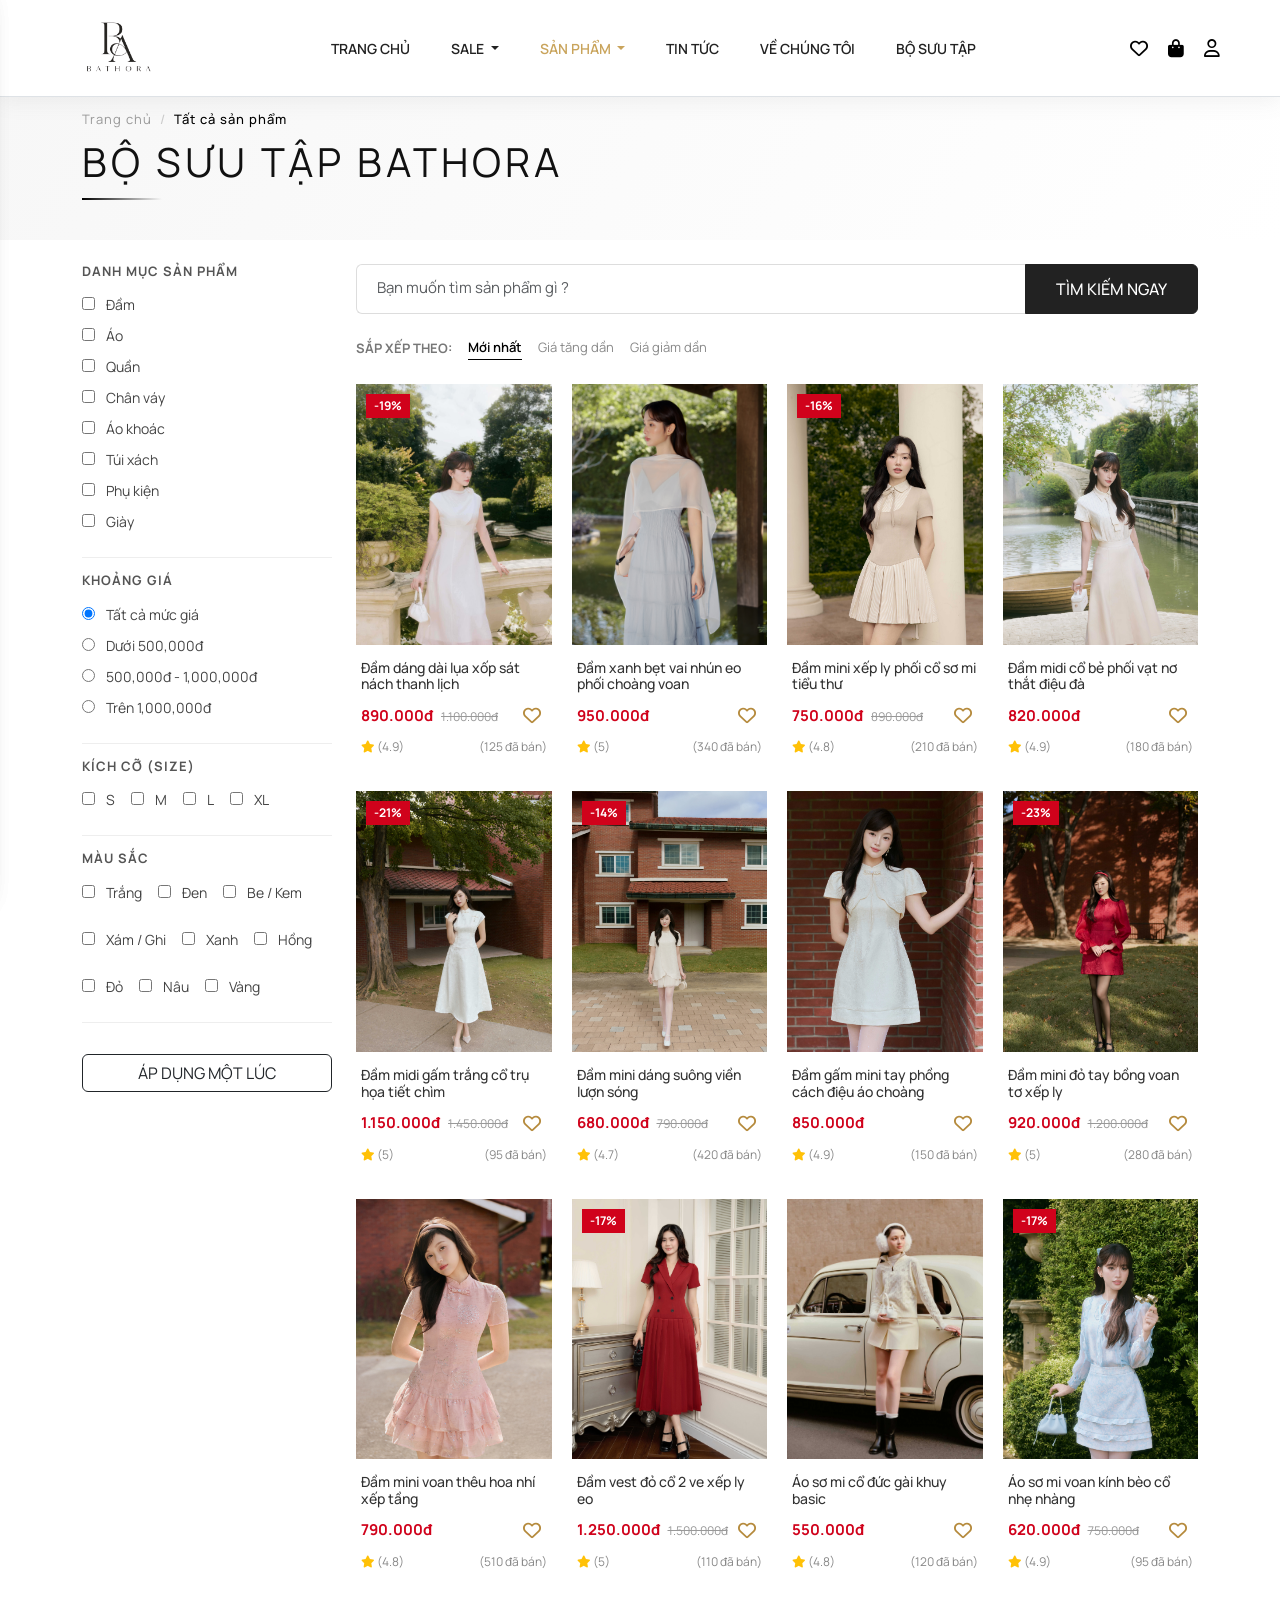
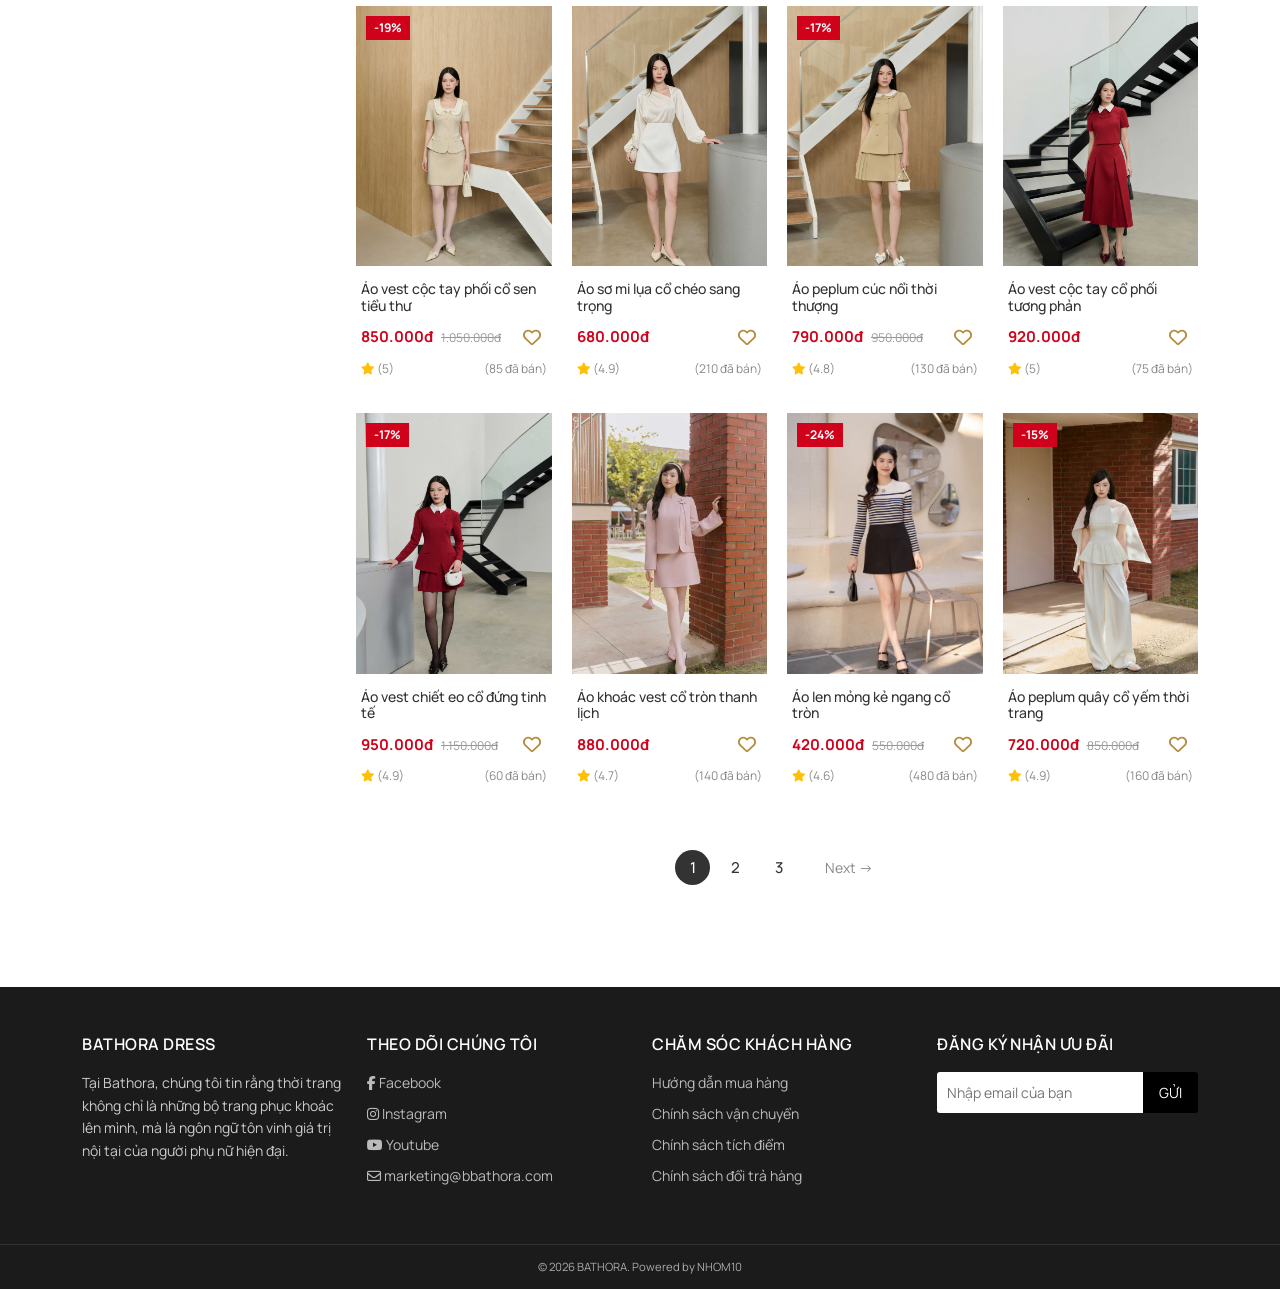
<file: sanpham.html>
<!DOCTYPE html>
<html lang="vi">

<head>
    <meta charset="UTF-8">
    <title>Sản phẩm | BATHORA DRESS</title>
    <link rel="preconnect" href="https://fonts.googleapis.com">
    <link
        href="https://fonts.googleapis.com/css2?family=Cormorant+Garamond:wght@300;400;500;600&family=Manrope:wght@300;400;500;600&display=swap"
        rel="stylesheet">
    <link href="https://cdn.jsdelivr.net/npm/bootstrap@5.3.0/dist/css/bootstrap.min.css" rel="stylesheet">
    <link rel="stylesheet" href="https://cdnjs.cloudflare.com/ajax/libs/font-awesome/6.5.0/css/all.min.css">
    <link rel="stylesheet" href="sanpham.css">
</head>

<body>

 <header class="header border-bottom sticky-top bg-white">
        <nav class="navbar navbar-expand-lg py-2">
            <div class="container-fluid align-items-center">

                <a class="navbar-brand logo m-0" href="trangchu.html">
                    <img src="images/logo.png" alt="Bathora" height="40">
                </a>

                <div class="icons d-flex align-items-center order-lg-3">
                    <div class="icon">
                        <a href="YeuThich/yeuthich.html" title="Yêu thích">
                            <i class="fa-regular fa-heart"></i>
                            <span id="wishlist-badge" class="badge-count">0</span>
                        </a>
                    </div>

                    <div class="icon">
                        <a href="GioHang/giohang.html" title="Giỏ hàng">
                            <i class="fa-solid fa-bag-shopping"></i>
                            <span id="cart-badge" class="badge-count">0</span>
                        </a>
                    </div>

                    <div class="icon">
                        <a href="TaiKhoan/taikhoan.html" title="Tài khoản">
                            <i class="fa-regular fa-user"></i>
                        </a>
                    </div>

                    <button class="btn-hamburgerMenu" id="openMobileMenuBtn" title="Mở menu">
                        <i class="fa-solid fa-bars"></i>
                    </button>
                </div>

                <div class="collapse navbar-collapse justify-content-center order-lg-2 menu" id="navbarNav">
                    <ul class="navbar-nav mb-0">
                        <li class="nav-item"><a class="nav-link" href="trangchu.html">TRANG CHỦ</a></li>
                        
                        <li class="nav-item dropdown">
                            <a class="nav-link sale-link dropdown-toggle" href="#" id="saleDropdown" role="button" data-bs-toggle="dropdown" aria-expanded="false">
                                SALE
                            </a>
                            <ul class="dropdown-menu border-0 shadow-sm" aria-labelledby="saleDropdown">
                                <li><a class="dropdown-item" href="#">Giảm 5%</a></li>
                                <li><a class="dropdown-item" href="#">Giảm 10%</a></li>
                                <li><a class="dropdown-item" href="#">Giảm 15%</a></li>
                                <li><a class="dropdown-item" href="#">Giảm 20%</a></li>
                                <li><hr class="dropdown-divider"></li>
                                <li><a class="dropdown-item" href="#">Giảm 30%</a></li>
                                <li><a class="dropdown-item" href="#">Giảm 40%</a></li>
                                <li><a class="dropdown-item fw-bold text-danger" href="#">SIÊU SALE 50%</a></li>
                            </ul>
                        </li>

                        <li class="nav-item dropdown">
                            <a class="nav-link dropdown-toggle active" href="sanpham.html" id="productDropdown" role="button" data-bs-toggle="dropdown" aria-expanded="false">
                                SẢN PHẨM
                            </a>
                            <ul class="dropdown-menu border-0 shadow-sm" aria-labelledby="productDropdown">
                                <li><a class="dropdown-item" href="sanpham.html">TẤT CẢ SẢN PHẨM</a></li>
                                <li><a class="dropdown-item" href="sanpham.html?loai=dam">ĐẦM</a></li>
                                <li><a class="dropdown-item" href="sanpham.html?loai=ao">ÁO</a></li>
                                <li><a class="dropdown-item" href="sanpham.html?loai=quan">QUẦN</a></li>
                                <li><a class="dropdown-item" href="sanpham.html?loai=chanvay">CHÂN VÁY</a></li>
                                <li><a class="dropdown-item" href="sanpham.html?loai=aokhoac">ÁO KHOÁC</a></li>
                                <li><a class="dropdown-item" href="sanpham.html?loai=tuixach">TÚI XÁCH</a></li>
                                <li><a class="dropdown-item" href="sanpham.html?loai=phukien">PHỤ KIỆN</a></li>
                                <li><a class="dropdown-item" href="sanpham.html?loai=giay">GIÀY</a></li>
                            </ul>
                        </li>

                        <li class="nav-item"><a class="nav-link" href="TinTuc/tintuc.html">TIN TỨC</a></li>
                        <li class="nav-item"><a class="nav-link" href="vechungtoi.html">VỀ CHÚNG TÔI</a></li>
                        <li class="nav-item"><a class="nav-link" href="Bosuutap/Bosuutap.html">BỘ SƯU TẬP</a></li>
                    </ul>
                </div>

            </div>
        </nav>
    </header>

    <div class="mobile-sidebar-popup" id="mobileMenuPopup">
        <div class="sidebar-popup-header d-flex justify-content-between align-items-center">
            <div class="sidebar-popup-logo">
                <img src="images/logo.png" alt="Bathora Logo" height="35">
            </div>
            <button class="btn-close-sidebar-popup" id="closeMobileMenuBtn">
                <i class="fa-solid fa-xmark"></i>
            </button>
        </div>
        
        <div class="sidebar-popup-body">
            <ul class="mobile-popup-menu-list">
                <li><a href="trangchu.html">TRANG CHỦ</a></li>
                
                <li class="mobile-dropdown">
                    <a href="javascript:void(0);" class="mobile-dropdown-toggle">
                        SALE <i class="fa fa-chevron-down ms-1" style="font-size: 11px;"></i>
                    </a>
                    <ul class="mobile-submenu">
                        <li><a href="#">Giảm 5%</a></li>
                        <li><a href="#">Giảm 10%</a></li>
                        <li><a href="#">Giảm 15%</a></li>
                        <li><a href="#">Giảm 20%</a></li>
                        <li><a href="#">Giảm 30%</a></li>
                        <li><a href="#">Giảm 40%</a></li>
                        <li><a href="#" class="text-danger fw-bold">SIÊU SALE 50%</a></li>
                    </ul>
                </li>

                <li class="mobile-dropdown">
                    <a href="javascript:void(0);" class="mobile-dropdown-toggle active">
                        SẢN PHẨM <i class="fa fa-chevron-down ms-1" style="font-size: 11px;"></i>
                    </a>
                    <ul class="mobile-submenu" style="display: block;">
                        <li><a href="sanpham.html">TẤT CẢ SẢN PHẨM</a></li>
                        <li><a href="sanpham.html?loai=dam">ĐẦM</a></li>
                        <li><a href="sanpham.html?loai=ao">ÁO</a></li>
                        <li><a href="sanpham.html?loai=quan">QUẦN</a></li>
                        <li><a href="sanpham.html?loai=chanvay">CHÂN VÁY</a></li>
                        <li><a href="sanpham.html?loai=aokhoac">ÁO KHOÁC</a></li>
                        <li><a href="sanpham.html?loai=tuixach">TÚI XÁCH</a></li>
                        <li><a href="sanpham.html?loai=phukien">PHỤ KIỆN</a></li>
                        <li><a href="sanpham.html?loai=giay">GIÀY</a></li>
                    </ul>
                </li>

                <li><a href="TinTuc/tintuc.html">TIN TỨC</a></li>
                <li><a href="vechungtoi.html">VỀ CHÚNG TÔI</a></li>
                <li><a href="Bosuutap/Bosuutap.html">BỘ SƯU TẬP</a></li>
            </ul>
        </div>
    </div>

    <div class="sidebar-popup-overlay" id="sidebarPopupOverlay"></div>
    <div class="mobile-sidebar-popup" id="mobileMenuPopup">
        <div class="sidebar-popup-header d-flex justify-content-between align-items-center">
            <div class="sidebar-popup-logo">
                <img src="images/logo.png" alt="Bathora Logo" height="35">
            </div>
            <button class="btn-close-sidebar-popup" id="closeMobileMenuBtn">
                <i class="fa-solid fa-xmark"></i>
            </button>
        </div>
        
        <div class="sidebar-popup-body">
            <ul class="mobile-popup-menu-list">
                <li><a href="trangchu.html">TRANG CHỦ</a></li>
                
                <li class="mobile-dropdown">
                    <a href="javascript:void(0);" class="mobile-dropdown-toggle active">
                        SẢN PHẨM <i class="fa fa-chevron-down ms-1" style="font-size: 11px;"></i>
                    </a>
                    <ul class="mobile-submenu" style="display: block;"> <li><a href="sanpham.html">TẤT CẢ SẢN PHẨM</a></li>
                        <li><a href="sanpham.html?loai=dam">ĐẦM</a></li>
                        <li><a href="sanpham.html?loai=ao">ÁO</a></li>
                        <li><a href="sanpham.html?loai=quan">QUẦN</a></li>
                        <li><a href="sanpham.html?loai=chanvay">CHÂN VÁY</a></li>
                        <li><a href="sanpham.html?loai=aokhoac">ÁO KHOÁC</a></li>
                        <li><a href="sanpham.html?loai=tuixach">TÚI XÁCH</a></li>
                        <li><a href="sanpham.html?loai=phukien">PHỤ KIỆN</a></li>
                        <li><a href="sanpham.html?loai=giay">GIÀY</a></li>
                    </ul>
                </li>

                <li class="mobile-dropdown">
                    <a href="javascript:void(0);" class="mobile-dropdown-toggle">
                        SALE <i class="fa fa-chevron-down ms-1" style="font-size: 11px;"></i>
                    </a>
                    <ul class="mobile-submenu">
                        <li><a href="#">Giảm 5%</a></li>
                        <li><a href="#">Giảm 10%</a></li>
                        <li><a href="#">Giảm 20%</a></li>
                        <li><a href="#" class="text-danger fw-bold">SIÊU SALE 50%</a></li>
                    </ul>
                </li>

                <li><a href="TinTuc/tintuc.html">TIN TỨC</a></li>
                <li><a href="vechungtoi.html">VỀ CHÚNG TÔI</a></li>
                <li><a href="Bosuutap/Bosuutap.html">BỘ SƯU TẬP</a></li>
            </ul>
        </div>
    </div>

    <div class="sidebar-popup-overlay" id="sidebarPopupOverlay"></div>
    <main class="product-page">
        <section class="breadcrumb-bg cart-breadcrumb">
            <div class="container">
                <nav aria-label="breadcrumb">
                    <ol class="breadcrumb mb-2">
                        <li class="breadcrumb-item"><a href="trangchu.html">Trang chủ</a></li>
                        <li class="breadcrumb-item active" id="breadcrumbText">Tất cả sản phẩm</li>
                    </ol>
                </nav>
                <h2 class="page-title" id="pageTitleText">BỘ SƯU TẬP BATHORA</h2>
            </div>
        </section>

        <div class="container py-4">
            <div class="d-md-none mb-3 text-center">
                <button class="btn btn-dark w-100 py-2" id="openMobileFilter"><i class="fas fa-filter"></i> Lọc & Sắp
                    xếp</button>
            </div>

            <div class="d-flex gap-4">
                <aside class="filter-sidebar" id="filterSidebar">
                    <div class="filter-header-mobile d-md-none">
                        <h4 class="mb-0">BỘ LỌC</h4>
                        <button class="btn-close" id="closeMobileFilter"></button>
                    </div>

                    <div class="filter-group">
                        <h3 class="filter-title">Danh mục sản phẩm</h3>
                        <div class="filter-list">
                            <label><input type="checkbox" class="main-cat-filter" value="dam"> Đầm</label>
                            <label><input type="checkbox" class="main-cat-filter" value="ao"> Áo</label>
                            <label><input type="checkbox" class="main-cat-filter" value="quan"> Quần</label>
                            <label><input type="checkbox" class="main-cat-filter" value="chanvay"> Chân váy</label>
                            <label><input type="checkbox" class="main-cat-filter" value="aokhoac"> Áo khoác</label>
                            <label><input type="checkbox" class="main-cat-filter" value="tuixach"> Túi xách</label>
                            <label><input type="checkbox" class="main-cat-filter" value="phukien"> Phụ kiện</label>
                            <label><input type="checkbox" class="main-cat-filter" value="giay"> Giày</label>
                        </div>
                    </div>

                    <div class="filter-group">
                        <h3 class="filter-title">Khoảng Giá</h3>
                        <div class="filter-list">
                            <label><input type="radio" name="price" value="all" checked> Tất cả mức giá</label>
                            <label><input type="radio" name="price" value="under500"> Dưới 500,000đ</label>
                            <label><input type="radio" name="price" value="500to1000"> 500,000đ - 1,000,000đ</label>
                            <label><input type="radio" name="price" value="over1000"> Trên 1,000,000đ</label>
                        </div>
                    </div>
                    <div class="filter-group">
                        <h3 class="filter-title">Kích cỡ (Size)</h3>
                        <div class="filter-list size-grid d-flex flex-wrap gap-3">
                            <label><input type="checkbox" class="size-filter" value="S"> S</label>
                            <label><input type="checkbox" class="size-filter" value="M"> M</label>
                            <label><input type="checkbox" class="size-filter" value="L"> L</label>
                            <label><input type="checkbox" class="size-filter" value="XL"> XL</label>
                        </div>
                    </div>

                    <div class="filter-group">
                        <h3 class="filter-title">MÀU SẮC</h3>
                        <div class="filter-list d-flex flex-wrap gap-3">
                            <label><input type="checkbox" value="Trắng" class="color-filter"> Trắng</label>
                            <label><input type="checkbox" value="Đen" class="color-filter"> Đen</label>
                            <label><input type="checkbox" value="Be" class="color-filter"> Be / Kem</label>
                            <label><input type="checkbox" value="Xám" class="color-filter"> Xám / Ghi</label>
                            <label><input type="checkbox" value="Xanh" class="color-filter"> Xanh</label>
                            <label><input type="checkbox" value="Hồng" class="color-filter"> Hồng</label>
                            <label><input type="checkbox" value="Đỏ" class="color-filter"> Đỏ</label>
                            <label><input type="checkbox" value="Nâu" class="color-filter"> Nâu</label>
                            <label><input type="checkbox" value="Vàng" class="color-filter"> Vàng</label>
                        </div>
                    </div>
                    <button class="btn btn-outline-dark w-100 mt-3" id="applyFilterBtn">ÁP DỤNG MỘT LÚC</button>
                </aside>

                <div class="product-main flex-grow-1">
                    <div class="search-container mb-4">
                        <div class="input-group">
                            <input type="text" id="searchInput" class="form-control custom-search-input"
                                placeholder="Bạn muốn tìm sản phẩm gì ?">
                            <button class="btn custom-search-btn" id="searchNowBtn" type="button">TÌM KIẾM NGAY</button>
                        </div>
                    </div>
                    <div class="sort-bar d-none d-md-flex gap-3 mb-4 align-items-center">
                        <span class="fw-bold text-uppercase" style="font-size:13px; color:#777;">Sắp xếp theo:</span>
                        <a href="#" class="sort-link active" data-sort="new">Mới nhất</a>
                        <a href="#" class="sort-link" data-sort="asc">Giá tăng dần</a>
                        <a href="#" class="sort-link" data-sort="desc">Giá giảm dần</a>
                    </div>

                    <div class="product-grid" id="productGrid"></div>

                    <div class="pagination" id="paginationContainer">
                    </div>
                </div>
            </div>
        </div>
    </main>

    <footer class="footer-section mt-5">
        <div class="container py-5">
            <div class="row g-4 justify-content-center">
                <div class="col-lg-3 col-md-6">
                    <h5 class="footer-title">BATHORA DRESS</h5>
                    <p class="footer-text">Tại Bathora, chúng tôi tin rằng thời trang không chỉ là những bộ trang phục
                        khoác lên mình, mà là ngôn ngữ tôn vinh giá trị nội tại của người phụ nữ hiện đại.</p>
                </div>
                <div class="col-lg-3 col-md-6">
                    <h5 class="footer-title">THEO DÕI CHÚNG TÔI</h5>
                    <ul class="footer-list">
                        <li><a href="#"><i class="fab fa-facebook-f"></i> Facebook</a></li>
                        <li><a href="#"><i class="fab fa-instagram"></i> Instagram</a></li>
                        <li><a href="#"><i class="fab fa-youtube"></i> Youtube</a></li>
                        <li><a href="#"><i class="fa-regular fa-envelope"></i> marketing@bbathora.com</a></li>
                    </ul>
                </div>
                <div class="col-lg-3 col-md-6">
                    <h5 class="footer-title">CHĂM SÓC KHÁCH HÀNG</h5>
                    <ul class="footer-list">
                        <li><a href="#">Hướng dẫn mua hàng</a></li>
                        <li><a href="#">Chính sách vận chuyển</a></li>
                        <li><a href="#">Chính sách tích điểm</a></li>
                        <li><a href="#">Chính sách đổi trả hàng</a></li>
                    </ul>
                </div>
                <div class="col-lg-3 col-md-6">
                    <h5 class="footer-title">ĐĂNG KÝ NHẬN ƯU ĐÃI</h5>
                    <div class="newsletter-box">
                        <input type="email" placeholder="Nhập email của bạn">
                        <button>GỬI</button>
                    </div>
                </div>
            </div>
        </div>
        <div class="copyright">
            <div class="container text-center"><small>© 2026 BATHORA. Powered by NHOM10</small></div>
        </div>
    </footer>

    <script src="https://code.jquery.com/jquery-3.7.1.min.js"></script>
    <script src="https://cdn.jsdelivr.net/npm/bootstrap@5.3.0/dist/js/bootstrap.bundle.min.js"></script>
    <script src="sanpham.js"></script>
</body>

</html>
</file>
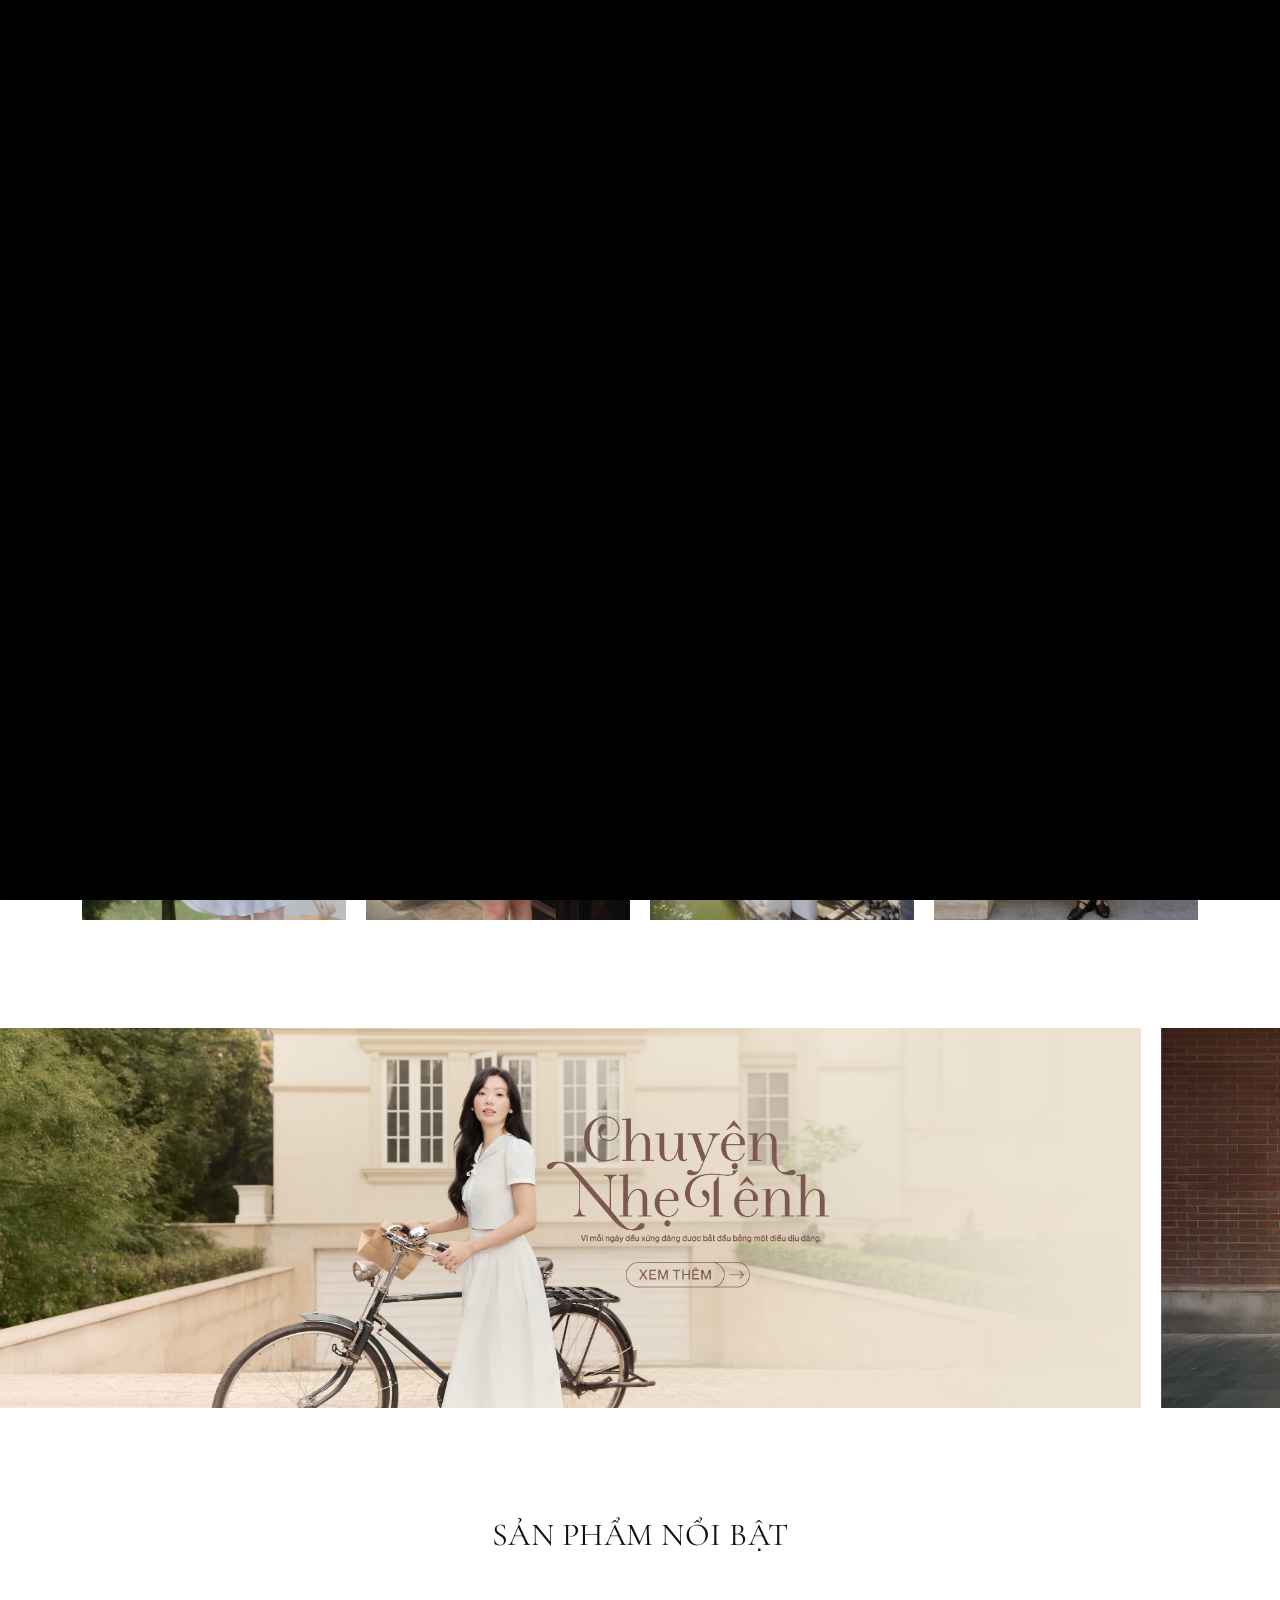
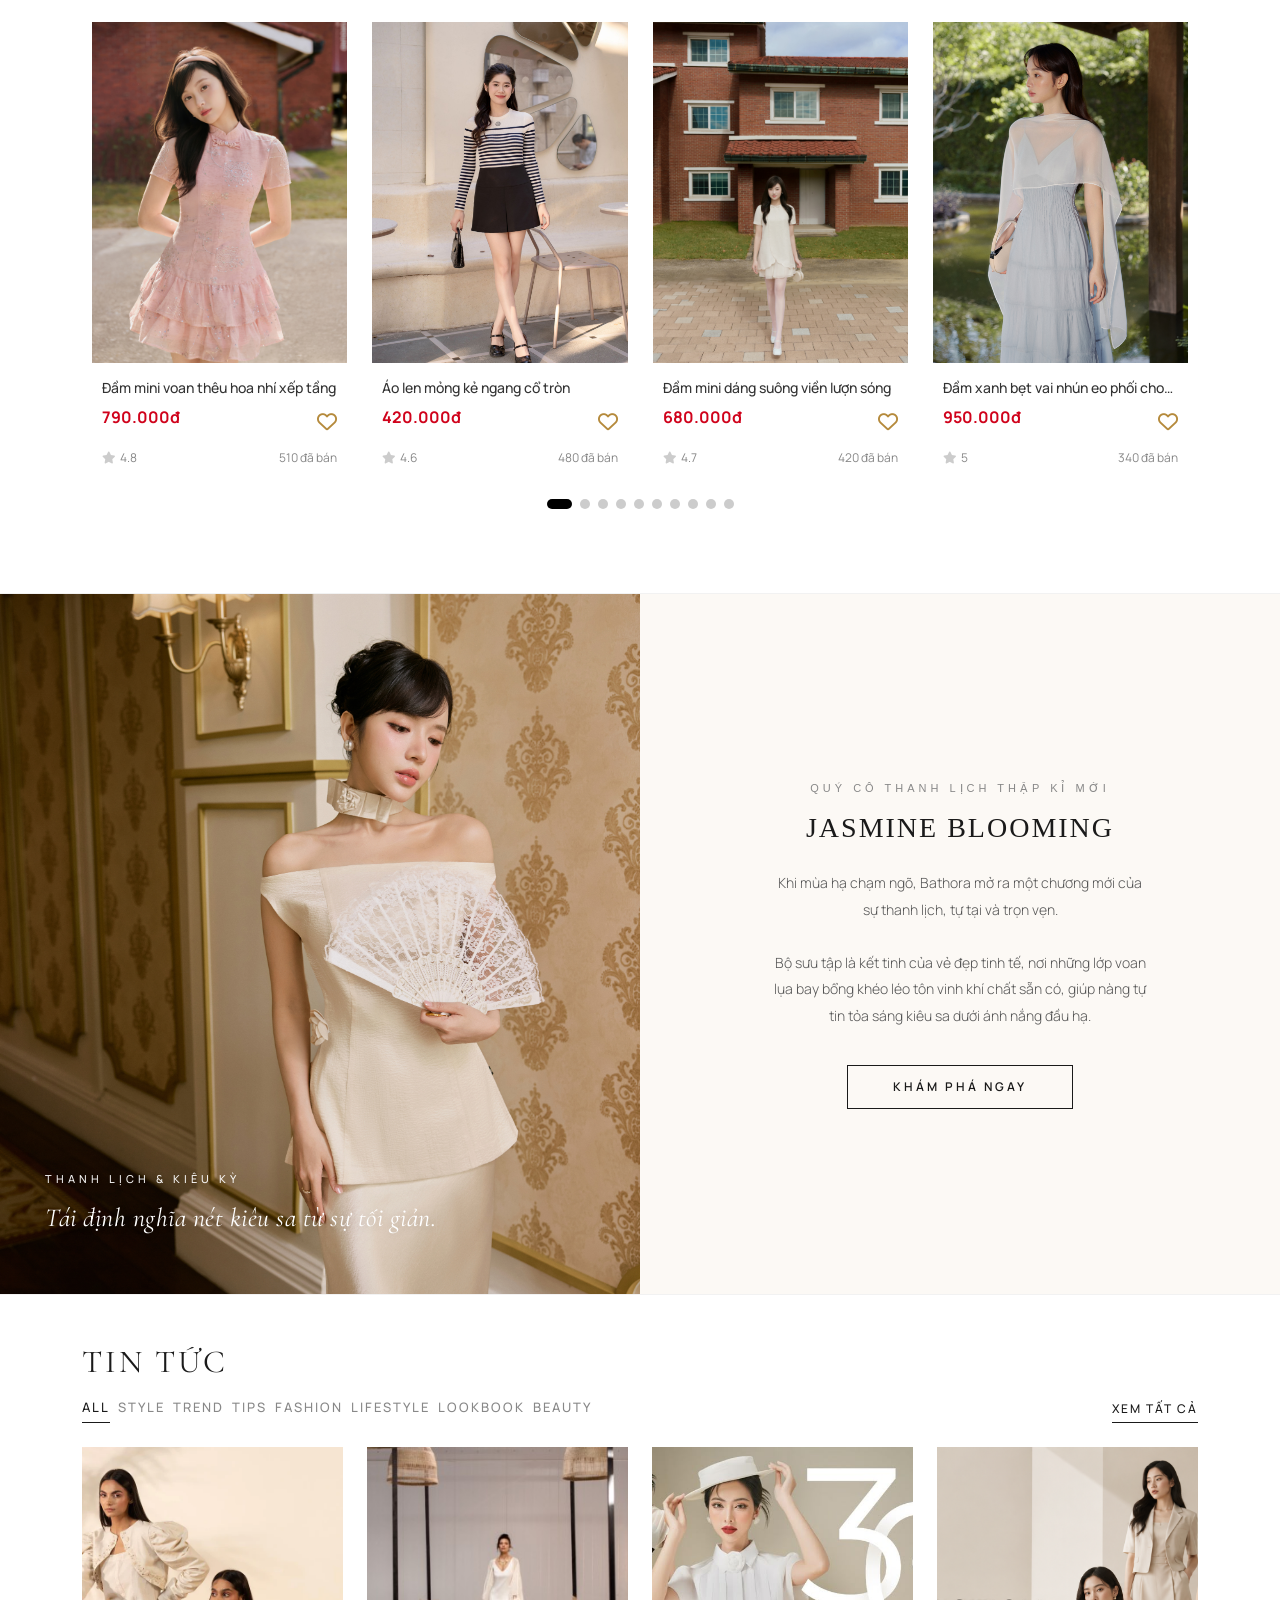
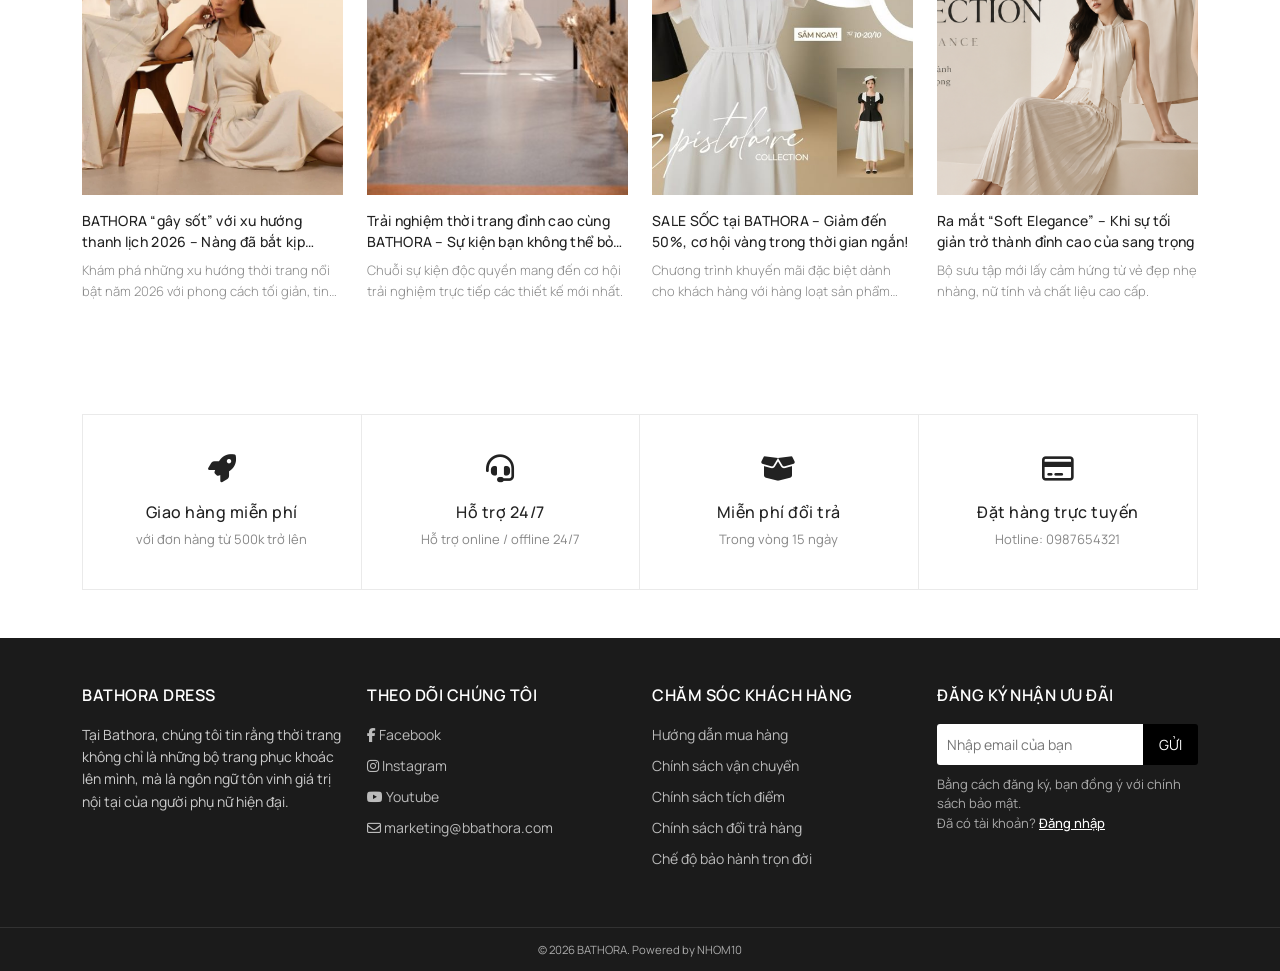
<file: trangchu.html>
<!DOCTYPE html>
<html lang="vi">

<head>
    <meta charset="UTF-8">
    <title>BATHORA DRESS</title>
    <!-- Google Font -->
    <link rel="preconnect" href="https://fonts.googleapis.com">
    <link rel="preconnect" href="https://fonts.gstatic.com" crossorigin>
    <link
        href="https://fonts.googleapis.com/css2?family=Cormorant+Garamond:ital,wght@0,300;0,400;1,300;1,400&display=swap"
        rel="stylesheet">
    <link
        href="https://fonts.googleapis.com/css2?family=Cormorant+Garamond:wght@300;400;500;600&family=Manrope:wght@300;400;500;600&display=swap"
        rel="stylesheet">

    <!-- Bootstrap -->
    <link href="https://cdn.jsdelivr.net/npm/bootstrap@5.3.0/dist/css/bootstrap.min.css" rel="stylesheet">

    <!-- Font Awesome (icon) -->
    <link rel="stylesheet" href="https://cdnjs.cloudflare.com/ajax/libs/font-awesome/6.5.0/css/all.min.css">

    <link rel="stylesheet" href="https://cdn.jsdelivr.net/npm/swiper@11/swiper-bundle.min.css" />
    <script src="https://cdn.jsdelivr.net/npm/swiper@11/swiper-bundle.min.js"></script>
    <link rel="stylesheet" href="trangchu.css">
</head>



<body>
    <!--VIDEO-->
    <div id="introOverlay">

        <video id="introVideo" autoplay muted playsinline>
            <source src="videos/Intro.mp4" type="video/mp4">
        </video>
    </div>
    <!--POP-UP-->
    <div id="promoPopup" class="popup-overlay">
        <div class="popup-content">
            <button class="close-popup">&times;</button>
            <div class="popup-body d-flex">
                <!-- Hình ảnh bên trái-->
                <div class="popup-image d-none d-md-block">
                    <img src="images/popup.jpg" alt="Sale Season">
                </div>
                <!-- Nội dung bên phải -->
                <div class="popup-text">
                    <span class="popup-sub">LIMITED OFFER</span>
                    <h2 class="popup-title">MID SEASON SALE</h2>
                    <p class="popup-desc">Đừng bỏ lỡ ưu đãi lớn nhất mùa hè này. Giảm giá lên đến 45% cho tất cả các sản
                        phẩm trong bộ sưu tập mới nhất.</p>

                    <div class="promo-code">
                        <span>Mã:</span> <strong>BATHORA50</strong>
                    </div>

                    <a href="#" class="btn-shop-now">MUA NGAY</a>


                    <div class="popup-footer">
                        *Áp dụng từ 01/05 đến 31/05
                    </div>
                </div>
            </div>
        </div>
    </div>


<header class="header">
        <div class="container-fluid d-flex align-items-center justify-content-between">

            <div class="logo">
                <a href="trangchu.html">
                    <img src="images/logo.png" alt="Bathora Logo">
                </a>
            </div>

            <nav class="menu">
                <ul class="d-flex align-items-center mb-0">
                    <li><a href="trangchu.html" class="active">TRANG CHỦ</a></li>

                    <li class="nav-item dropdown">
                        <a class="nav-link sale-link" href="#" id="saleDropdown" role="button" data-bs-toggle="dropdown"
                            aria-expanded="false">
                            SALE <i class="fa fa-chevron-down ms-1"></i>
                        </a>
                        <ul class="dropdown-menu border-0 shadow-sm" aria-labelledby="saleDropdown">
                            <li><a class="dropdown-item" href="#">Giảm 5%</a></li>
                            <li><a class="dropdown-item" href="#">Giảm 10%</a></li>
                            <li><a class="dropdown-item" href="#">Giảm 15%</a></li>
                            <li><a class="dropdown-item" href="#">Giảm 20%</a></li>
                            <li><hr class="dropdown-divider"></li> <li><a class="dropdown-item" href="#">Giảm 30%</a></li>
                            <li><a class="dropdown-item" href="#">Giảm 40%</a></li>
                            <li><a class="dropdown-item fw-bold text-danger" href="#">SIÊU SALE 50%</a></li>
                        </ul>
                    </li>

                    <li class="nav-item dropdown">
                        <a class="nav-link" href="sanpham.html" id="productDropdown" role="button"
                            aria-expanded="false">
                            SẢN PHẨM <i class="fa fa-chevron-down ms-1"></i>
                        </a>
                        <ul class="dropdown-menu border-0 shadow-sm" aria-labelledby="productDropdown">
                            <li><a class="dropdown-item" href="sanpham.html">TẤT CẢ SẢN PHẨM</a></li>
                            <li><a class="dropdown-item" href="sanpham.html?loai=dam">ĐẦM</a></li>
                            <li><a class="dropdown-item" href="sanpham.html?loai=ao">ÁO</a></li>
                            <li><a class="dropdown-item" href="sanpham.html?loai=quan">QUẦN</a></li>
                            <li><a class="dropdown-item" href="sanpham.html?loai=chanvay">CHÂN VÁY</a></li>
                            <li><a class="dropdown-item" href="sanpham.html?loai=aokhoac">ÁO KHOÁC</a></li>
                            <li><a class="dropdown-item" href="sanpham.html?loai=tuixach">TÚI XÁCH</a></li>
                            <li><a class="dropdown-item" href="sanpham.html?loai=phukien">PHỤ KIỆN</a></li>
                            <li><a class="dropdown-item" href="sanpham.html?loai=giay">GIÀY</a></li>
                        </ul>
                    </li>

                    <li><a href="TinTuc/tintuc.html">TIN TỨC</a></li>
                    <li><a href="vechungtoi.html">VỀ CHÚNG TÔI</a></li>
                    <li><a href="Bosuutap/Bosuutap.html">BỘ SƯU TẬP</a></li>
                </ul>
            </nav>

            <div class="icons d-flex align-items-center">
                <div class="icon">
                    <a href="YeuThich/yeuthich.html" title="Yêu thích">
                        <i class="fa-regular fa-heart"></i>
                        <span id="wishlist-badge" class="badge-count">0</span>
                    </a>
                </div>

                <div class="icon">
                    <a href="GioHang/giohang.html" title="Giỏ hàng">
                        <i class="fa-solid fa-bag-shopping"></i>
                        <span id="cart-badge" class="badge-count">0</span>
                    </a>
                </div>

                <div class="icon">
                    <a href="TaiKhoan/taikhoan.html" title="Tài khoản">
                        <i class="fa-regular fa-user"></i>
                    </a>
                </div>

                <button class="btn-hamburgerMenu" id="openMobileMenuBtn" title="Mở menu">
                    <i class="fa-solid fa-bars"></i>
                </button>
            </div>
        </div>
    </header>

    <div class="mobile-sidebar-popup" id="mobileMenuPopup">
        <div class="sidebar-popup-header d-flex justify-content-between align-items-center">
            <div class="sidebar-popup-logo">
                <img src="images/logo.png" alt="Bathora Logo" height="35">
            </div>
            <button class="btn-close-sidebar-popup" id="closeMobileMenuBtn">
                <i class="fa-solid fa-xmark"></i>
            </button>
        </div>
        
        <div class="sidebar-popup-body">
            <ul class="mobile-popup-menu-list">
                <li><a href="trangchu.html" class="active">TRANG CHỦ</a></li>
                
                <li class="mobile-dropdown">
                    <a href="javascript:void(0);" class="mobile-dropdown-toggle">
                        SALE <i class="fa fa-chevron-down ms-1" style="font-size: 11px;"></i>
                    </a>
                    <ul class="mobile-submenu">
                        <li><a href="#">Giảm 5%</a></li>
                        <li><a href="#">Giảm 10%</a></li>
                        <li><a href="#">Giảm 15%</a></li>
                        <li><a href="#">Giảm 20%</a></li>
                        <li><a href="#">Giảm 30%</a></li>
                        <li><a href="#">Giảm 40%</a></li>
                        <li><a href="#" class="text-danger fw-bold">SIÊU SALE 50%</a></li>
                    </ul>
                </li>

                <li class="mobile-dropdown">
                    <a href="javascript:void(0);" class="mobile-dropdown-toggle">
                        SẢN PHẨM <i class="fa fa-chevron-down ms-1" style="font-size: 11px;"></i>
                    </a>
                    <ul class="mobile-submenu">
                        <li><a href="sanpham.html">TẤT CẢ SẢN PHẨM</a></li>
                        <li><a href="sanpham.html?loai=dam">ĐẦM</a></li>
                        <li><a href="sanpham.html?loai=ao">ÁO</a></li>
                        <li><a href="sanpham.html?loai=quan">QUẦN</a></li>
                        <li><a href="sanpham.html?loai=chanvay">CHÂN VÁY</a></li>
                        <li><a href="sanpham.html?loai=aokhoac">ÁO KHOÁC</a></li>
                        <li><a href="sanpham.html?loai=tuixach">TÚI XÁCH</a></li>
                        <li><a href="sanpham.html?loai=phukien">PHỤ KIỆN</a></li>
                        <li><a href="sanpham.html?loai=giay">GIÀY</a></li>
                    </ul>
                </li>

                <li><a href="TinTuc/tintuc.html">TIN TỨC</a></li>
                <li><a href="vechungtoi.html">VỀ CHÚNG TÔI</a></li>
                <li><a href="Bosuutap/Bosuutap.html">BỘ SƯU TẬP</a></li>
            </ul>
        </div>
    </div>

    <div class="sidebar-popup-overlay" id="sidebarPopupOverlay"></div>

 
    <!--BANNER-->
    <section class="hero-section">
        <div id="bannerCarousel" class="carousel slide" data-bs-ride="carousel">

            <!-- Các chấm gạch nhỏ báo hiệu số lượng ảnh (Tùy chọn) -->
            <div class="carousel-indicators">
                <button type="button" data-bs-target="#bannerCarousel" data-bs-slide-to="0" class="active"></button>
                <button type="button" data-bs-target="#bannerCarousel" data-bs-slide-to="1"></button>
                <button type="button" data-bs-target="#bannerCarousel" data-bs-slide-to="2"></button>
            </div>

            <div class="carousel-inner banner-container">
                <!-- Ảnh 1 -->
                <div class="carousel-item active" data-bs-interval="4000">
                    <img src="images/banner1.jpg" alt="Chuyện nhẹ tênh" class="d-block w-100 hero-banner">
                </div>
                <!-- Ảnh 2 -->
                <div class="carousel-item" data-bs-interval="4000">
                    <img src="images/banner2.jpg" alt="ShangHai" class="d-block w-100 hero-banner">
                </div>
                <!-- Ảnh 3 -->
                <div class="carousel-item" data-bs-interval="4000">
                    <img src="images/banner3.jpg" alt="Khoảnh khắc thảnh thơi" class="d-block w-100 hero-banner">
                </div>
            </div>

            <!--Thanh tìm kiếm-->
            <div class="search-bar-container">
                <div class="search-box search-elegant d-flex">
                    <input type="text" placeholder="Bạn muốn tìm sản phẩm gì ?" class="search-input">
                    <button class="search-btn">Tìm kiếm ngay</button>
                </div>
            </div>
        </div>
    </section>



    <!--DANH MỤC SẢN PHẨM-->
    <section class="category-section py-5" data-aos="fade-up">
        <div class="container position-relative">

            <div class="swiper categorySwiper">
                <div class="swiper-wrapper">
                    <!-- Danh mục 1 -->
                    <div class="swiper-slide">
                        <a href="Trangchitiet/chitiet1.html" class="category-card">
                            <img src="images/Dam.jpg" alt="Đầm">
                            <div class="category-info">
                                <h3 class="category-name">ĐẦM</h3>
                                <span class="see-more">
                                    < XEM THÊM>
                                </span>
                            </div>
                        </a>
                    </div>
                    <!-- Danh mục 2 -->
                    <div class="swiper-slide">
                        <a href="Trangchitiet/chitiet1.html" class="category-card">
                            <img src="images/Ao.jpg" alt="Áo">
                            <div class="category-info">
                                <h3 class="category-name">ÁO</h3>
                                <span class="see-more">
                                    < XEM THÊM>
                                </span>
                            </div>
                        </a>
                    </div>
                    <!-- Danh mục 3 -->
                    <div class="swiper-slide">
                        <a href="Trangchitiet/chitiet1.html" class="category-card">
                            <img src="images/Quan.jpg" alt="Quần">
                            <div class="category-info">
                                <h3 class="category-name">QUẦN</h3>
                                <span class="see-more">
                                    < XEM THÊM>
                                </span>
                            </div>
                        </a>
                    </div>
                    <!-- Danh mục 4 -->
                    <div class="swiper-slide">
                        <a href="Trangchitiet/chitiet1.html" class="category-card">
                            <img src="images/Aokhoac.jpg" alt="Áo khoác">
                            <div class="category-info">
                                <h3 class="category-name">ÁO KHOÁC</h3>
                                <span class="see-more">
                                    < XEM THÊM>
                                </span>
                            </div>
                        </a>
                    </div>
                    <!-- Danh mục 5 -->
                    <div class="swiper-slide">
                        <a href="Trangchitiet/chitiet1.html" class="category-card">
                            <img src="images/Chanvay.jpg" alt="Chân váy">
                            <div class="category-info">
                                <h3 class="category-name">CHÂN VÁY</h3>
                                <span class="see-more">
                                    < XEM THÊM>
                                </span>
                            </div>
                        </a>
                    </div>
                    <!-- Danh mục 6 -->
                    <div class="swiper-slide">
                        <a href="Trangchitiet/chitiet1.html" class="category-card">
                            <img src="images/Phukien.jpg" alt="Phụ kiện">
                            <div class="category-info">
                                <h3 class="category-name">PHỤ KIỆN</h3>
                                <span class="see-more">
                                    < XEM THÊM>
                                </span>
                            </div>
                        </a>
                    </div>
                    <!-- Danh mục 7 -->
                    <div class="swiper-slide">
                        <a href="Trangchitiet/chitiet1.html" class="category-card">
                            <img src="images/Giaycaogot.jpg" alt="Giày cao gót">
                            <div class="category-info">
                                <h3 class="category-name">GIÀY</h3>
                                <span class="see-more">
                                    < XEM THÊM>
                                </span>
                            </div>
                        </a>
                    </div>
                    <!-- Danh mục 8 -->
                    <div class="swiper-slide">
                        <a href="Trangchitiet/chitiet1.html" class="category-card">
                            <img src="images/Tuixach.jpg" alt="Túi xách">
                            <div class="category-info">
                                <h3 class="category-name">TÚI XÁCH</h3>
                                <span class="see-more">
                                    < XEM THÊM>
                                </span>
                            </div>
                        </a>
                    </div>
                </div>

                <!-- Nút mũi tên -->
                <div class="swiper-button-next custom-arrow"></div>
                <div class="swiper-button-prev custom-arrow"></div>
            </div>
        </div>
    </section>



    <!-- Banner chạy ngang -->
    <section class="marquee-banner-container" data-aos="fade-up">
        <div class="marquee-track">

            <!-- CỤM ẢNH GỐC -->
            <div class="marquee-group">
                <div class="marquee-item"><img src="images/banner1.jpg" alt="Bathora Lookbook 1"></div>
                <div class="marquee-item"><img src="images/banner2.jpg" alt="Bathora Lookbook 2"></div>
                <div class="marquee-item"><img src="images/banner3.jpg" alt="Bathora Lookbook 3"></div>
                <div class="marquee-item"><img src="images/banner5.jpg" alt="Bathora Lookbook 1"></div>
                <div class="marquee-item"><img src="images/banner6.jpg" alt="Bathora Lookbook 2"></div>
                <div class="marquee-item"><img src="images/banner7.jpg" alt="Bathora Lookbook 3"></div>
                <div class="marquee-item"><img src="images/banner8.jpg" alt="Bathora Lookbook 4"></div>
            </div>

            <!-- CỤM ẢNH NHÂN ĐÔI -->
            <div class="marquee-group" aria-hidden="true">
                <div class="marquee-item"><img src="images/banner1.jpg" alt="Bathora Lookbook 1"></div>
                <div class="marquee-item"><img src="images/banner2.jpg" alt="Bathora Lookbook 2"></div>
                <div class="marquee-item"><img src="images/banner3.jpg" alt="Bathora Lookbook 3"></div>
                <div class="marquee-item"><img src="images/banner5.jpg" alt="Bathora Lookbook 1"></div>
                <div class="marquee-item"><img src="images/banner6.jpg" alt="Bathora Lookbook 2"></div>
                <div class="marquee-item"><img src="images/banner7.jpg" alt="Bathora Lookbook 3"></div>
                <div class="marquee-item"><img src="images/banner8.jpg" alt="Bathora Lookbook 4"></div>
            </div>
        </div>
    </section>



    <!--SẢN PHẨM NỔI BẬT-->
    <section class="featured-products py-5" data-aos="fade-up" data-aos-delay="100">
        <div class="container">
            <h2 class="section-luxury-title text-center mb-5">SẢN PHẨM NỔI BẬT</h2>
            <div class="swiper featuredSwiper">
                <div class="swiper-wrapper" id="featuredProducts">
                </div>

                <div class="swiper-pagination mt-4"></div>
            </div>
        </div>
    </section>



    <!--BST-->
    <section class="editorial-spotlight" data-aos="fade-up">
        <div class="container-fluid p-0">
            <div class="row g-0">
                <div class="col-md-6 position-relative">
                    <div class="editorial-img-box">
                        <img src="images/TieuBieu.jpg" alt="" class="editorial-main-img">
                        <img src="images/TieuBieu2.jpg" alt="" class="editorial-hover-img">
                        <div class="editorial-caption">
                            <span class="caption-tag">THANH LỊCH & KIÊU KỲ</span>
                            <h3 class="caption-heading">Tái định nghĩa nét kiêu sa từ sự tối giản.</h3>
                        </div>
                    </div>
                </div>
                <div class="col-md-6 d-flex align-items-center justify-content-center bg-editorial">
                    <div class="editorial-content-wrapper text-center">
                        <span class="brand-philosophy">Quý cô thanh lịch thập kỉ mới</span>
                        <h2 class="spotlight-title">JASMINE BLOOMING</h2>

                        <p class="spotlight-desc">
                            Khi mùa hạ chạm ngõ, Bathora mở ra một chương mới của sự thanh lịch, tự tại và trọn
                            vẹn.<br><br>
                            Bộ sưu tập là kết tinh của vẻ đẹp tinh tế, nơi những lớp voan lụa bay bổng khéo léo tôn vinh
                            khí chất sẵn có, giúp nàng tự tin tỏa sáng kiêu sa dưới ánh nắng đầu hạ.
                        </p>

                        <div class="editorial-action">
                            <a href="#" class="btn-discover">KHÁM PHÁ NGAY</a>
                        </div>
                    </div>
                </div>
            </div>
        </div>
    </section>



    <!-- Section Tin Tức -->
    <section class="blog-section py-5" data-aos="fade-up">
        <div class="container">
            <!-- Header: Tiêu đề và Bộ lọc -->
            <div class="d-flex flex-column flex-md-row justify-content-between align-items-md-end mb-4 gap-3">
                <div>
                    <h2 class="blog-main-title text-uppercase mb-0">Tin tức</h2>

                    <!-- Bộ lọc tab -->
                    <div class="blog-filters d-flex gap-2 mt-3">
                        <button class="filter-btn active" data-filter="all">ALL</button>
                        <button class="filter-btn" data-filter="event">STYLE</button>
                        <button class="filter-btn" data-filter="trend">TREND</button>
                        <button class="filter-btn" data-filter="promo">TIPS</button>
                        <button class="filter-btn" data-filter="tips">FASHION</button>
                        <button class="filter-btn" data-filter="tips">LIFESTYLE</button>
                        <button class="filter-btn" data-filter="tips">LOOKBOOK</button>
                        <button class="filter-btn" data-filter="tips">BEAUTY</button>
                    </div>

                </div>
                <!-- Link Xem tất cả trên Desktop (Chỉ hiện từ màn hình md trở lên) -->
                <a href="TinTuc/tintuc.html" class="view-all-link d-none d-md-block">Xem tất cả</a>
            </div>

            <!-- Danh sách Bài viết -->
            <div class="row g-4" id="blog-grid">

                <!-- Bài viết 1 -->
                <div class="col-12 col-md-6 col-lg-3 blog-item" data-category="trend">
                    <article class="blog-card">
                        <div class="blog-img-wrapper">
                            <a href="xu-huong-thanh-lich-2026.html">
                                <img src="images/Tintuc1.jpg" alt="Xu hướng thanh lịch 2026">
                            </a>
                        </div>
                        <div class="blog-content">
                            <h3 class="blog-title">
                                <a href="xu-huong-thanh-lich-2026.html">BATHORA “gây sốt” với xu hướng thanh lịch 2026 –
                                    Nàng đã bắt kịp chưa?</a>
                            </h3>
                            <p class="blog-excerpt">Khám phá những xu hướng thời trang nổi bật năm 2026 với phong cách
                                tối giản, tinh tế.</p>
                        </div>
                    </article>
                </div>

                <!-- Bài viết 2 -->
                <div class="col-12 col-md-6 col-lg-3 blog-item" data-category="event">
                    <article class="blog-card">
                        <div class="blog-img-wrapper">
                            <a href="su-kien-bathora.html">
                                <img src="images/Tintuc2.jpg" alt="Sự kiện Bathora">
                            </a>
                        </div>
                        <div class="blog-content">
                            <h3 class="blog-title">
                                <a href="su-kien-bathora.html">Trải nghiệm thời trang đỉnh cao cùng BATHORA – Sự kiện
                                    bạn không thể bỏ lỡ!</a>
                            </h3>
                            <p class="blog-excerpt">Chuỗi sự kiện độc quyền mang đến cơ hội trải nghiệm trực tiếp các
                                thiết kế mới nhất.</p>
                        </div>
                    </article>
                </div>

                <!-- Bài viết 3 -->
                <div class="col-12 col-md-6 col-lg-3 blog-item" data-category="promo">
                    <article class="blog-card">
                        <div class="blog-img-wrapper">
                            <a href="khuyen-mai-dac-biet.html">
                                <img src="images/Tintuc3.jpg" alt="Sale sốc">
                            </a>
                        </div>
                        <div class="blog-content">
                            <h3 class="blog-title">
                                <a href="khuyen-mai-dac-biet.html">SALE SỐC tại BATHORA – Giảm đến 50%, cơ hội vàng
                                    trong thời gian ngắn!</a>
                            </h3>
                            <p class="blog-excerpt">Chương trình khuyến mãi đặc biệt dành cho khách hàng với hàng loạt
                                sản phẩm hấp dẫn.</p>
                        </div>
                    </article>
                </div>

                <!-- Bài viết 4 -->
                <div class="col-12 col-md-6 col-lg-3 blog-item" data-category="trend">
                    <article class="blog-card">
                        <div class="blog-img-wrapper">
                            <a href="bst-soft-elegance.html">
                                <img src="images/Tintuc4.png" alt="Soft Elegance">
                            </a>
                        </div>
                        <div class="blog-content">
                            <h3 class="blog-title">
                                <a href="bst-soft-elegance.html">Ra mắt “Soft Elegance” – Khi sự tối giản trở thành đỉnh
                                    cao của sang trọng</a>
                            </h3>
                            <p class="blog-excerpt">Bộ sưu tập mới lấy cảm hứng từ vẻ đẹp nhẹ nhàng, nữ tính và chất
                                liệu cao cấp.</p>
                        </div>
                    </article>
                </div>

            </div>

            <!-- Link Xem tất cả trên Mobile (Chỉ xuất hiện trên màn hình nhỏ d-md-none) -->
            <div class="text-center mt-5 d-block d-md-none">
                <a href="TinTuc/tintuc.html" class="view-all-link">Xem tất cả</a>
            </div>
        </div>
    </section>



    <!-- DỊCH VỤ / TIỆN ÍCH -->
    <section class="services-section py-5" data-aos="fade-up">
        <div class="container">
            <div class="row g-0 services-wrapper">

                <!-- Khối 1: Giao hàng -->
                <div class="col-12 col-md-6 col-lg-3 service-item">
                    <div class="service-box">
                        <div class="service-icon">
                            <i class="fa-solid fa-rocket"></i>
                        </div>
                        <h4 class="service-title">Giao hàng miễn phí</h4>
                        <p class="service-desc">với đơn hàng từ 500k trở lên</p>
                    </div>
                </div>

                <!-- Khối 2: Hỗ trợ -->
                <div class="col-12 col-md-6 col-lg-3 service-item">
                    <div class="service-box">
                        <div class="service-icon">
                            <i class="fa-solid fa-headset"></i>
                        </div>
                        <h4 class="service-title">Hỗ trợ 24/7</h4>
                        <p class="service-desc">Hỗ trợ online / offline 24/7</p>
                    </div>
                </div>

                <!-- Khối 3: Đổi trả -->
                <div class="col-12 col-md-6 col-lg-3 service-item">
                    <div class="service-box">
                        <div class="service-icon">
                            <i class="fa-solid fa-box-open"></i>
                        </div>
                        <h4 class="service-title">Miễn phí đổi trả</h4>
                        <p class="service-desc">Trong vòng 15 ngày</p>
                    </div>
                </div>

                <!-- Khối 4: Đặt hàng -->
                <div class="col-12 col-md-6 col-lg-3 service-item">
                    <div class="service-box">
                        <div class="service-icon">
                            <i class="fa-regular fa-credit-card"></i>
                        </div>
                        <h4 class="service-title">Đặt hàng trực tuyến</h4>
                        <p class="service-desc">Hotline: 0987654321</p>
                    </div>
                </div>

            </div>
        </div>
    </section>




    <!--FOOTER-->
    <footer class="footer-section">
        <div class="container py-5">

            <div class="row g-4 justify-content-center">

                <!-- ABOUT -->
                <div class="col-lg-3 col-md-6">
                    <h5 class="footer-title">BATHORA DRESS</h5>
                    <p class="footer-text">
                        Tại Bathora, chúng tôi tin rằng thời trang không chỉ là những bộ trang phục khoác lên mình,
                        mà là ngôn ngữ tôn vinh giá trị nội tại của người phụ nữ hiện đại.
                    </p>
                </div>

                <!-- SOCIAL -->
                <div class="col-lg-3 col-md-6">
                    <h5 class="footer-title">THEO DÕI CHÚNG TÔI</h5>
                    <ul class="footer-list">
                        <li><a href="#"><i class="fab fa-facebook-f facebook"></i> Facebook</a></li>
                        <li><a href="#"><i class="fab fa-instagram instagram"></i> Instagram</a></li>
                        <li><a href="#"><i class="fab fa-youtube youtube"></i> Youtube</a></li>
                        <li><a href="#"><i class="fa-regular fa-envelope email"></i> marketing@bbathora.com</a></li>
                    </ul>
                </div>

                <!-- SUPPORT -->
                <div class="col-lg-3 col-md-6">
                    <h5 class="footer-title">CHĂM SÓC KHÁCH HÀNG</h5>
                    <ul class="footer-list">
                        <li><a href="#">Hướng dẫn mua hàng</a></li>
                        <li><a href="#">Chính sách vận chuyển</a></li>
                        <li><a href="#">Chính sách tích điểm</a></li>
                        <li><a href="#">Chính sách đổi trả hàng</a></li>
                        <li><a href="#">Chế độ bảo hành trọn đời</a></li>
                    </ul>
                </div>

                <!-- NEWSLETTER -->
                <div class="col-lg-3 col-md-6">
                    <h5 class="footer-title">ĐĂNG KÝ NHẬN ƯU ĐÃI</h5>

                    <div class="newsletter-box">
                        <input type="email" placeholder="Nhập email của bạn">
                        <button>GỬI</button>
                    </div>

                    <p class="footer-note">
                        Bằng cách đăng ký, bạn đồng ý với chính sách bảo mật.
                        <br>
                        Đã có tài khoản? <a href="TaiKhoan/taikhoan.html">Đăng nhập</a>
                    </p>
                </div>

            </div>
        </div>
        <!--copyright-->
        <div class="copyright">
            <div class="container text-center">
                <small>© 2026 BATHORA. Powered by NHOM10</small>
            </div>
        </div>
    </footer>

    <!--nút liên hệ-->
    <div class="sticky-contact">
        <a href="https://m.me/yourprofile" class="contact-item messenger" target="_blank" title="Chat qua Messenger">
            <i class="fa-brands fa-facebook-messenger"></i>
        </a>
        <a href="https://zalo.me/0123456789" class="contact-item zalo" target="_blank" title="Chat qua Zalo">
            <span>Zalo</span>
        </a>
    </div>

    <!-- Nút quay lại đầu trang -->
    <button id="backToTop" title="Lên đầu trang">
        <svg viewBox="0 0 24 24" fill="none" stroke="currentColor" stroke-width="1.5" stroke-linecap="round"
            stroke-linejoin="round">
            <line x1="12" y1="19" x2="12" y2="5"></line>
            <polyline points="5 12 12 5 19 12"></polyline>
        </svg>
    </button>

    <!-- jQuery -->
    <script src="https://code.jquery.com/jquery-3.7.1.min.js"></script>

    <!-- Bootstrap JS -->
    <script src="https://cdn.jsdelivr.net/npm/bootstrap@5.3.0/dist/js/bootstrap.bundle.min.js"></script>

    <!-- JS riêng -->

    <script src="trangchu.js"></script>

    <script src="https://unpkg.com/aos@2.3.4/dist/aos.js"></script>
</body>

</html>
</file>
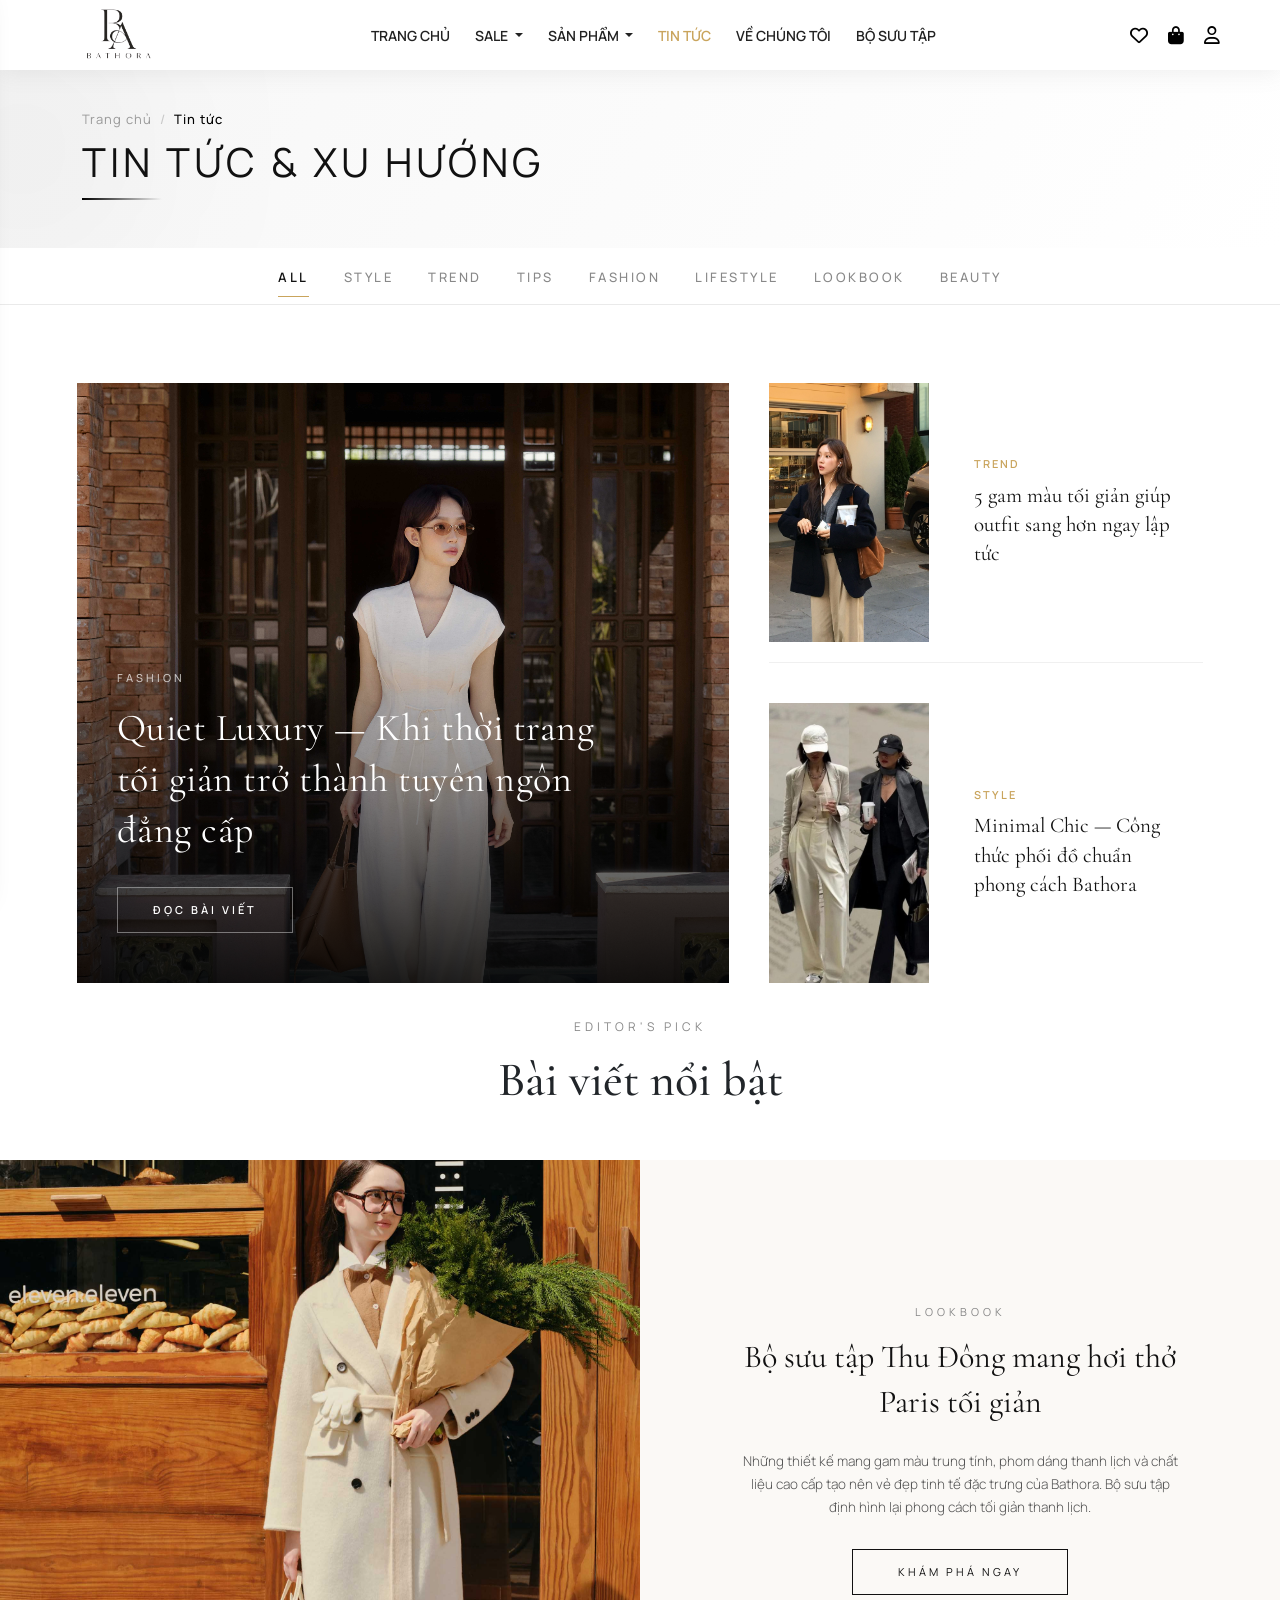
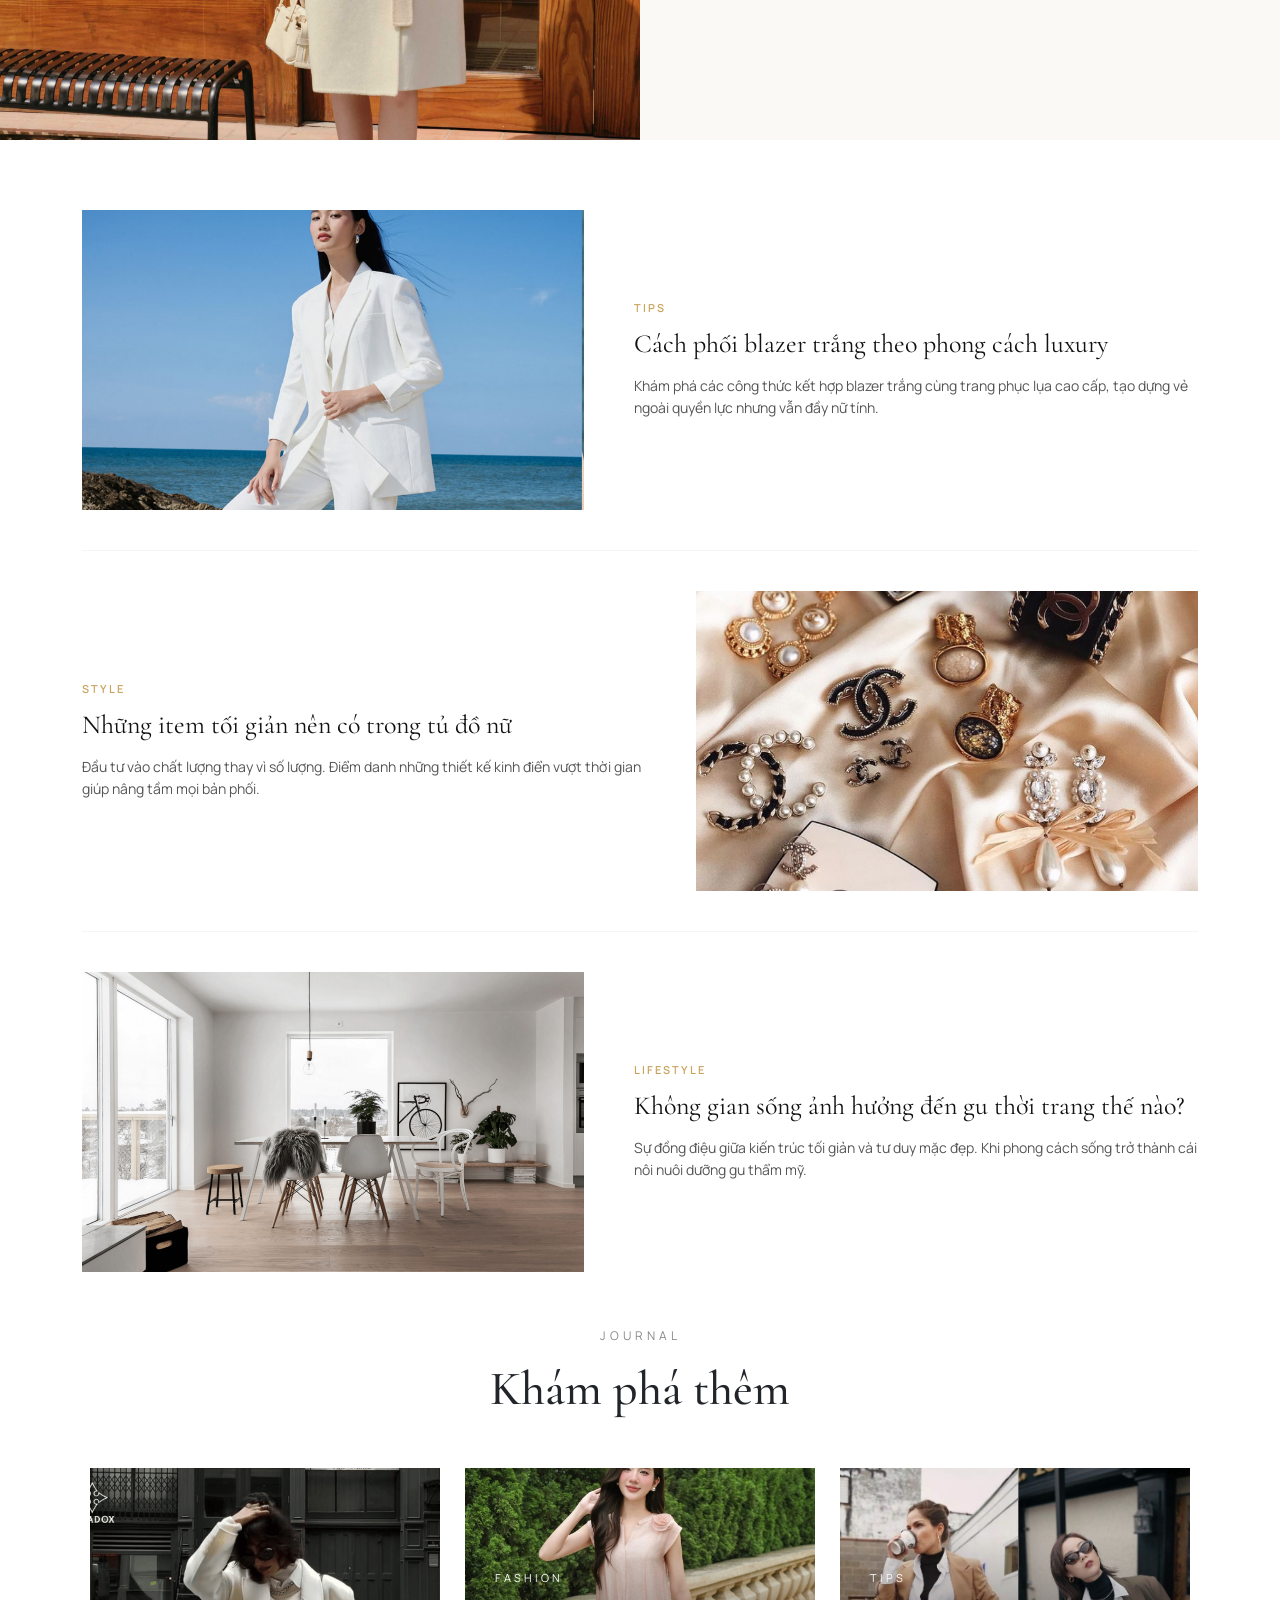
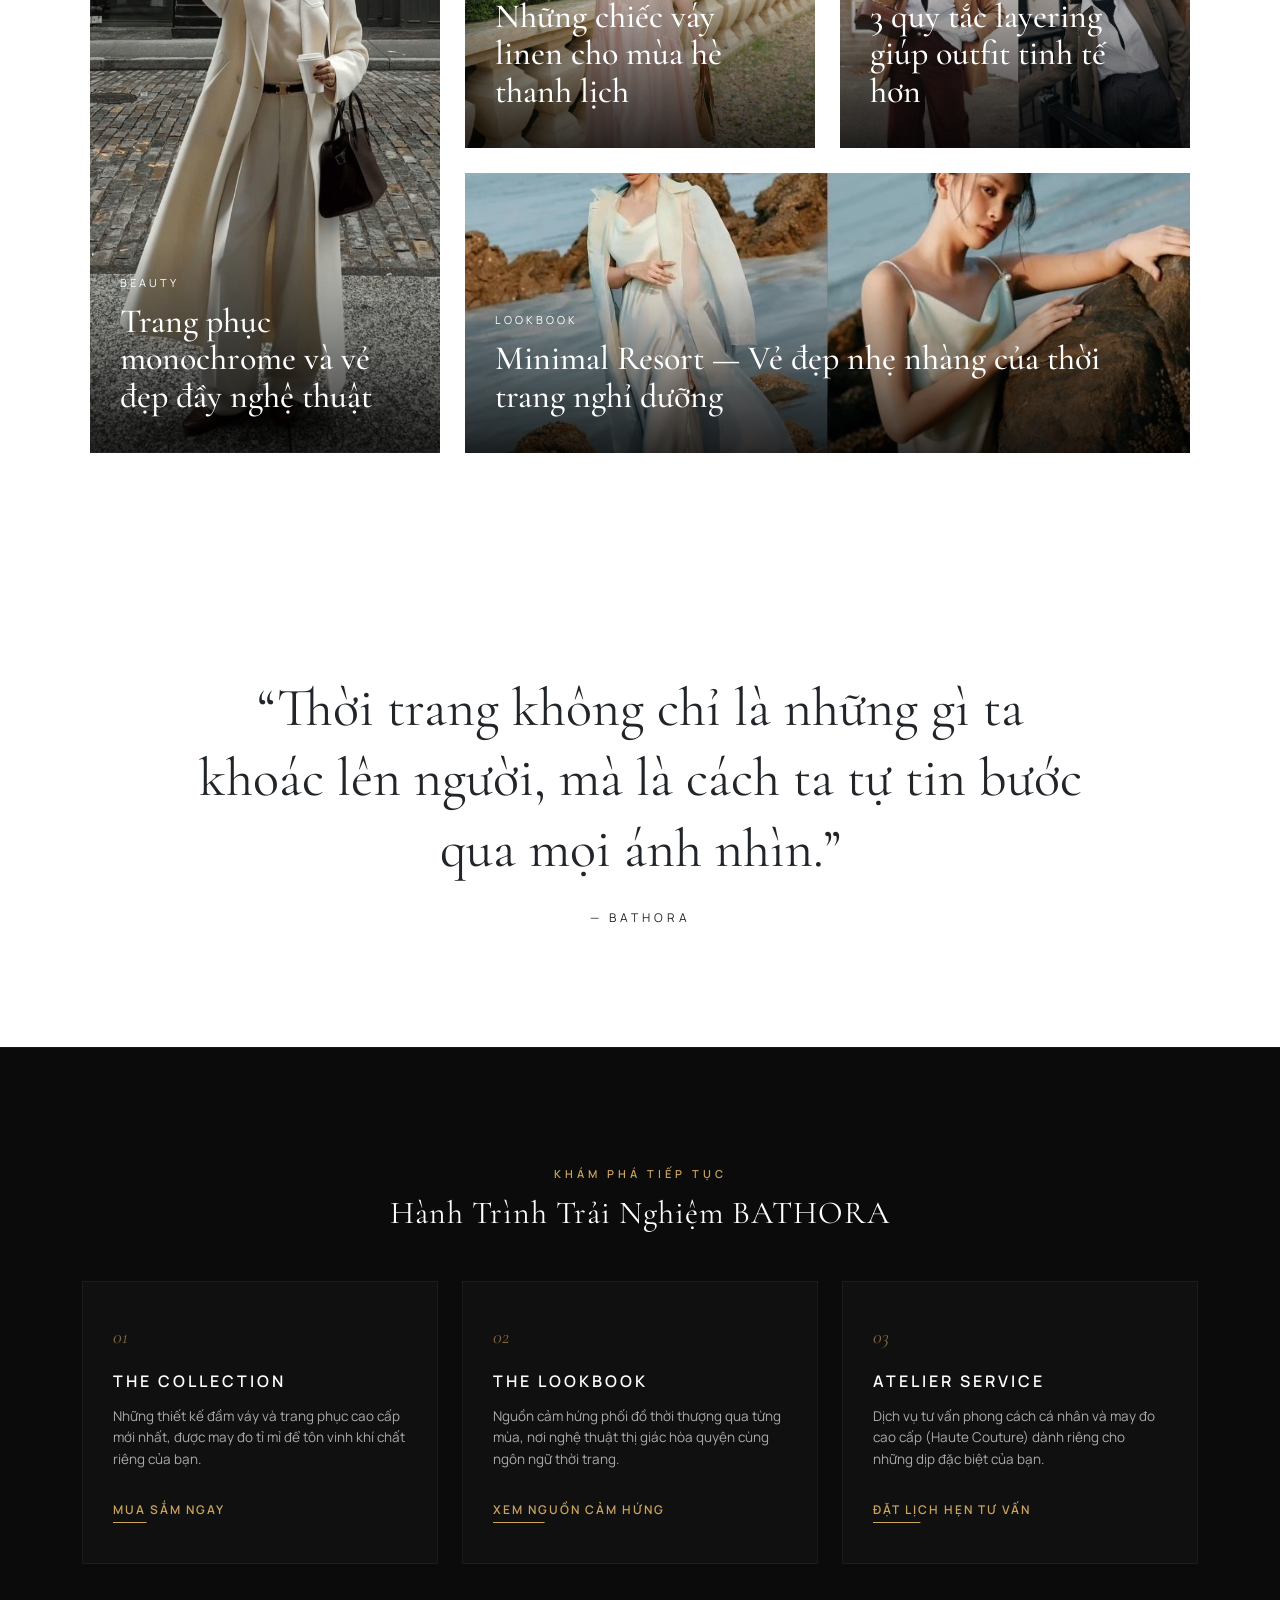
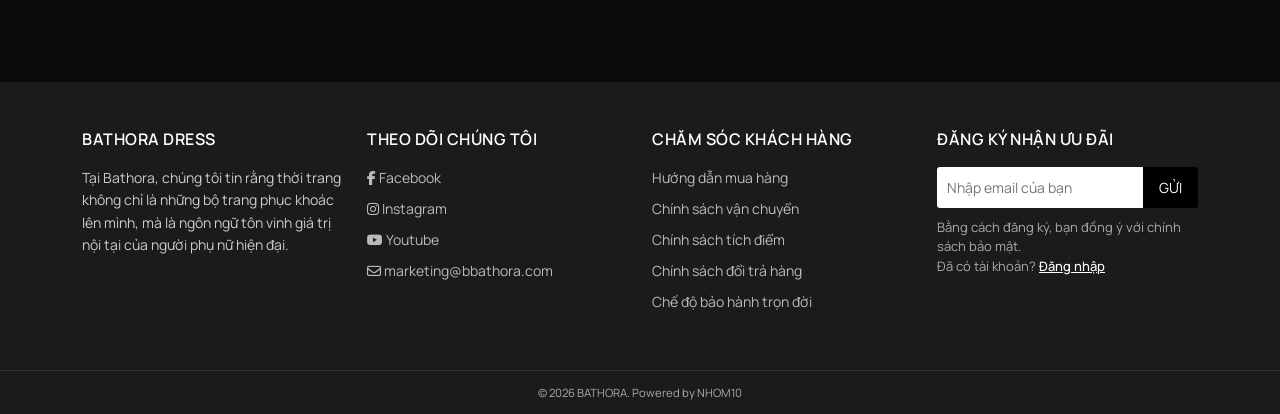
<file: TinTuc/tintuc.html>
<!DOCTYPE html>
<html lang="vi">

<head>
    <meta charset="UTF-8">
    <title>BATHORA DRESS</title>
    <!-- Google Font -->
    <link rel="preconnect" href="https://fonts.googleapis.com">

    <link
        href="https://fonts.googleapis.com/css2?family=Cormorant+Garamond:wght@300;400;500;600&family=Manrope:wght@300;400;500;600&display=swap"
        rel="stylesheet">

    <!-- Bootstrap -->
    <link href="https://cdn.jsdelivr.net/npm/bootstrap@5.3.0/dist/css/bootstrap.min.css" rel="stylesheet">

    <!-- Font Awesome (icon) -->
    <link rel="stylesheet" href="https://cdnjs.cloudflare.com/ajax/libs/font-awesome/6.5.0/css/all.min.css">

    <link rel="stylesheet" href="https://cdn.jsdelivr.net/npm/swiper@11/swiper-bundle.min.css" />
    <script src="https://cdn.jsdelivr.net/npm/swiper@11/swiper-bundle.min.js"></script>

    <link rel="stylesheet" href="tintuc.css">
</head>

<body>
    <header class="header">
        <div class="container-fluid d-flex align-items-center justify-content-between">

            <div class="logo">
                <a href="../trangchu.html">
                    <img src="images/logo.png" alt="Bathora Logo">
                </a>
            </div>

            <nav class="menu">
                <ul class="d-flex align-items-center mb-0">
                    <li><a href="../trangchu.html">TRANG CHỦ</a></li>

                    <li class="nav-item dropdown">
                        <a class="nav-link sale-link dropdown-toggle" href="#" id="saleDropdown" role="button" data-bs-toggle="dropdown"
                            aria-expanded="false">
                            SALE
                        </a>
                        <ul class="dropdown-menu border-0 shadow-sm" aria-labelledby="saleDropdown">
                            <li><a class="dropdown-item" href="#">Giảm 5%</a></li>
                            <li><a class="dropdown-item" href="#">Giảm 10%</a></li>
                            <li><a class="dropdown-item" href="#">Giảm 15%</a></li>
                            <li><a class="dropdown-item" href="#">Giảm 20%</a></li>
                            <li><hr class="dropdown-divider"></li>
                            <li><a class="dropdown-item" href="#">Giảm 30%</a></li>
                            <li><a class="dropdown-item" href="#">Giảm 40%</a></li>
                            <li><a class="dropdown-item fw-bold text-danger" href="#">SIÊU SALE 50%</a></li>
                        </ul>
                    </li>

                    <li class="nav-item dropdown">
                        <a class="nav-link dropdown-toggle" href="../sanpham.html" id="productDropdown" role="button" data-bs-toggle="dropdown"
                            aria-expanded="false">
                            SẢN PHẨM
                        </a>
                        <ul class="dropdown-menu border-0 shadow-sm" aria-labelledby="productDropdown">
                            <li><a class="dropdown-item" href="../sanpham.html">TẤT CẢ SẢN PHẨM</a></li>
                            <li><a class="dropdown-item" href="../sanpham.html?loai=dam">ĐẦM</a></li>
                            <li><a class="dropdown-item" href="../sanpham.html?loai=ao">ÁO</a></li>
                            <li><a class="dropdown-item" href="../sanpham.html?loai=quan">QUẦN</a></li>
                            <li><a class="dropdown-item" href="../sanpham.html?loai=chanvay">CHÂN VÁY</a></li>
                            <li><a class="dropdown-item" href="../sanpham.html?loai=aokhoac">ÁO KHOÁC</a></li>
                            <li><a class="dropdown-item" href="../sanpham.html?loai=tuixach">TÚI XÁCH</a></li>
                            <li><a class="dropdown-item" href="../sanpham.html?loai=phukien">PHỤ KIỆN</a></li>
                            <li><a class="dropdown-item" href="../sanpham.html?loai=giay">GIÀY</a></li>
                        </ul>
                    </li>

                    <li><a href="tintuc.html" class="active">TIN TỨC</a></li>
                    <li><a href="../vechungtoi.html">VỀ CHÚNG TÔI</a></li>
                    <li><a href="../Bosuutap/Bosuutap.html">BỘ SƯU TẬP</a></li>
                </ul>
            </nav>

            <div class="icons d-flex align-items-center">
                <div class="icon">
                    <a href="../YeuThich/yeuthich.html" title="Yêu thích">
                        <i class="fa-regular fa-heart"></i>
                        <span id="wishlist-badge" class="badge-count">0</span>
                    </a>
                </div>

                <div class="icon">
                    <a href="../GioHang/giohang.html" title="Giỏ hàng">
                        <i class="fa-solid fa-bag-shopping"></i>
                        <span id="cart-badge" class="badge-count">0</span>
                    </a>
                </div>

                <div class="icon">
                    <a href="../TaiKhoan/taikhoan.html" title="Tài khoản">
                        <i class="fa-regular fa-user"></i>
                    </a>
                </div>

                <button class="btn-hamburgerMenu" id="openMobileMenuBtn" title="Mở menu">
                    <i class="fa-solid fa-bars"></i>
                </button>
            </div>
        </div>
    </header>

    <div class="mobile-sidebar-popup" id="mobileMenuPopup">
        <div class="sidebar-popup-header d-flex justify-content-between align-items-center">
            <div class="sidebar-popup-logo">
                <img src="images/logo.png" alt="Bathora Logo" height="35">
            </div>
            <button class="btn-close-sidebar-popup" id="closeMobileMenuBtn">
                <i class="fa-solid fa-xmark"></i>
            </button>
        </div>
        
        <div class="sidebar-popup-body">
            <ul class="mobile-popup-menu-list">
                <li><a href="../trangchu.html">TRANG CHỦ</a></li>
                
                <li class="mobile-dropdown">
                    <a href="javascript:void(0);" class="mobile-dropdown-toggle">
                        SALE <i class="fa fa-chevron-down ms-1" style="font-size: 11px;"></i>
                    </a>
                    <ul class="mobile-submenu">
                        <li><a href="#">Giảm 5%</a></li>
                        <li><a href="#">Giảm 10%</a></li>
                        <li><a href="#">Giảm 15%</a></li>
                        <li><a href="#">Giảm 20%</a></li>
                        <li><a href="#">Giảm 30%</a></li>
                        <li><a href="#">Giảm 40%</a></li>
                        <li><a href="#" class="text-danger fw-bold">SIÊU SALE 50%</a></li>
                    </ul>
                </li>

                <li class="mobile-dropdown">
                    <a href="javascript:void(0);" class="mobile-dropdown-toggle">
                        SẢN PHẨM <i class="fa fa-chevron-down ms-1" style="font-size: 11px;"></i>
                    </a>
                    <ul class="mobile-submenu">
                        <li><a href="../sanpham.html">TẤT CẢ SẢN PHẨM</a></li>
                        <li><a href="../sanpham.html?loai=dam">ĐẦM</a></li>
                        <li><a href="../sanpham.html?loai=ao">ÁO</a></li>
                        <li><a href="../sanpham.html?loai=quan">QUẦN</a></li>
                        <li><a href="../sanpham.html?loai=chanvay">CHÂN VÁY</a></li>
                        <li><a href="../sanpham.html?loai=aokhoac">ÁO KHOÁC</a></li>
                        <li><a href="../sanpham.html?loai=tuixach">TÚI XÁCH</a></li>
                        <li><a href="../sanpham.html?loai=phukien">PHỤ KIỆN</a></li>
                        <li><a href="../sanpham.html?loai=giay">GIÀY</a></li>
                    </ul>
                </li>

                <li><a href="tintuc.html" class="active">TIN TỨC</a></li>
                <li><a href="../vechungtoi.html">VỀ CHÚNG TÔI</a></li>
                <li><a href="../Bosuutap/Bosuutap.html">BỘ SƯU TẬP</a></li>
            </ul>
        </div>
    </div>

    <div class="sidebar-popup-overlay" id="sidebarPopupOverlay"></div>



    <!--breadcrumb-->
    <section class="breadcrumb-bg">
        <div class="container">
            <nav aria-label="breadcrumb">
                <ol class="breadcrumb mb-2">
                    <li class="breadcrumb-item">
                        <a href="../trangchu.html">Trang chủ</a>
                    </li>
                    <li class="breadcrumb-item active">Tin tức</li>
                </ol>
                <h2 class="page-title">TIN TỨC & XU HƯỚNG</h2>
            </nav>
        </div>
    </section>


    <!-- Bộ lọc Minimalist Luxury (Đã cập nhật đúng tên Tag của bạn và sửa lỗi) -->
    <div class="blog-filter-wrapper mb-4 mb-md-5">
        <div class="blog-filter-luxury">
            <button class="filter-link active" data-filter="all">ALL</button>
            <button class="filter-link" data-filter="style">STYLE</button>
            <button class="filter-link" data-filter="trend">TREND</button>
            <button class="filter-link" data-filter="tips">TIPS</button>
            <button class="filter-link" data-filter="fashion">FASHION</button>
            <button class="filter-link" data-filter="lifestyle">LIFESTYLE</button>
            <button class="filter-link" data-filter="lookbook">LOOKBOOK</button>
            <button class="filter-link" data-filter="beauty">BEAUTY</button>
        </div>
    </div>

    <!-- ========================================================
         HERO SECTION - BATHORA QUIET LUXURY PRESET
         ======================================================== -->
    <section class="hero-grid fade-up">

        <div class="hero-left">
            <img src="images/blog5.jpg" alt="Quiet Luxury Bathora">
            <div class="hero-overlay">
                <span class="category">FASHION</span>
                <h1>Quiet Luxury — Khi thời trang tối giản trở thành tuyên ngôn đẳng cấp</h1>
                <a href="#" class="read-btn">Đọc bài viết</a>
            </div>
        </div>

        <div class="hero-right">

            <!-- Bài viết nhỏ 1 -->
            <a href="#" class="small-card-horizontal">
                <div class="card-thumb">
                    <img src="images/blog6.jpg" alt="5 gam màu tối giản">
                </div>
                <div class="small-content">
                    <span class="category-tag">TREND</span>
                    <h3>5 gam màu tối giản giúp outfit sang hơn ngay lập tức</h3>
                </div>
            </a>

            <!-- Bài viết nhỏ 2 -->
            <a href="#" class="small-card-horizontal">
                <div class="card-thumb">
                    <img src="images/blog7.jpg" alt="Minimal Chic">
                </div>
                <div class="small-content">
                    <span class="category-tag">STYLE</span>
                    <h3>Minimal Chic — Công thức phối đồ chuẩn phong cách Bathora</h3>
                </div>
            </a>

        </div>

    </section>

    <!-- FEATURE -->
    <section class="featured-section fade-up">

        <div class="section-title">
            <span>EDITOR'S PICK</span>
            <h2>Bài viết nổi bật</h2>
        </div>

        <div class="featured-split-banner">

            <div class="banner-left-side">
                <img src="images/blog4.jpg" alt="Bathora Lookbook">
            </div>

            <div class="banner-right-side">
                <div class="editorial-content">
                    <span class="sub-title">LOOKBOOK</span>
                    <h2 class="main-title">Bộ sưu tập Thu Đông mang hơi thở Paris tối giản</h2>

                    <p class="desc-p">Những thiết kế mang gam màu trung tính, phom dáng thanh lịch và chất liệu cao cấp
                        tạo nên vẻ đẹp tinh tế đặc trưng của Bathora. Bộ sưu tập định hình lại phong cách tối giản thanh
                        lịch.</p>

                    <a href="#" class="explore-btn">KHÁM PHÁ NGAY</a>
                </div>
            </div>

        </div>

        <div class="featured-chessboard-list fade-up">
            <div class="container">
                <a href="#" class="chess-post">
                    <div class="chess-thumb">
                        <img src="images/blog1.jpg" alt="Blazer trắng">
                    </div>
                    <div class="chess-text">
                        <span>TIPS</span>
                        <h4>Cách phối blazer trắng theo phong cách luxury</h4>
                        <p>Khám phá các công thức kết hợp blazer trắng cùng trang phục lụa cao cấp, tạo dựng vẻ ngoài
                            quyền
                            lực nhưng vẫn đầy nữ tính.</p>
                    </div>
                </a>

                <a href="#" class="chess-post fade-up">
                    <div class="chess-thumb">
                        <img src="images/blog3.jpg" alt="Item tối giản">
                    </div>
                    <div class="chess-text">
                        <span>STYLE</span>
                        <h4>Những item tối giản nên có trong tủ đồ nữ</h4>
                        <p>Đầu tư vào chất lượng thay vì số lượng. Điểm danh những thiết kế kinh điển vượt thời gian
                            giúp
                            nâng tầm mọi bản phối.</p>
                    </div>
                </a>

                <a href="#" class="chess-post fade-up">
                    <div class="chess-thumb">
                        <img src="images/blog2.jpg" alt="Không gian sống">
                    </div>
                    <div class="chess-text">
                        <span>LIFESTYLE</span>
                        <h4>Không gian sống ảnh hưởng đến gu thời trang thế nào?</h4>
                        <p>Sự đồng điệu giữa kiến trúc tối giản và tư duy mặc đẹp. Khi phong cách sống trở thành cái nôi
                            nuôi dưỡng gu thẩm mỹ.</p>
                    </div>
                </a>
            </div>
        </div>

    </section>


    <!-- MASONRY -->
    <section class="masonry-section fade-up">

        <div class="section-title">
            <span>JOURNAL</span>
            <h2>Khám phá thêm</h2>
        </div>

        <div class="masonry-grid">

            <article class="masonry-item tall">

                <img src="images/blog8.jpg" alt="">

                <div class="masonry-content">

                    <span>BEAUTY</span>

                    <h3>
                        Trang phục monochrome và vẻ đẹp đầy nghệ thuật
                    </h3>

                </div>

            </article>

            <article class="masonry-item">

                <img src="images/blog9.jpg" alt="">

                <div class="masonry-content">

                    <span>FASHION</span>

                    <h3>
                        Những chiếc váy linen cho mùa hè thanh lịch
                    </h3>

                </div>

            </article>

            <article class="masonry-item">

                <img src="images/blog10.jpg" alt="">

                <div class="masonry-content">

                    <span>TIPS</span>

                    <h3>
                        3 quy tắc layering giúp outfit tinh tế hơn
                    </h3>

                </div>

            </article>

            <article class="masonry-item wide">

                <img src="images/blog11.jpg" alt="">

                <div class="masonry-content">

                    <span>LOOKBOOK</span>

                    <h3>
                        Minimal Resort — Vẻ đẹp nhẹ nhàng của thời trang nghỉ dưỡng
                    </h3>

                </div>

            </article>

        </div>

    </section>


    <!-- QUOTE -->
    <section class="quote-section fade-up">

        <div class="quote-box">

            <p>
                “Thời trang không chỉ là những gì ta khoác lên người, mà là cách ta tự tin bước qua mọi ánh nhìn.”
            </p>

            <span>— BATHORA</span>

        </div>

    </section>


    <!-- KHU VỰC GỢI Ý TRẢI NGHIỆM - BATHORA JOURNEY -->
    <section class="bathora-suggestions-section fade-up">
        <div class="container py-5">
            <div class="text-center mb-5">
                <span class="suggestion-sup-title">KHÁM PHÁ TIẾP TỤC</span>
                <h2 class="suggestion-main-heading">Hành Trình Trải Nghiệm BATHORA</h2>
            </div>

            <div class="row g-4 justify-content-center">
                <!-- Cột 1: Đến trang sản phẩm thời trang -->
                <div class="col-md-4">
                    <div class="suggestion-card">
                        <span class="suggestion-num">01</span>
                        <h3 class="suggestion-card-title">THE COLLECTION</h3>
                        <p class="suggestion-card-desc">Những thiết kế đầm váy và trang phục cao cấp mới nhất, được may
                            đo tỉ mỉ để tôn vinh khí chất riêng của bạn.</p>
                        <a href="#" class="suggestion-card-link">Mua sắm ngay</a>
                    </div>
                </div>

                <!-- Cột 2: Đến trang định hình phong cách / lookbook -->
                <div class="col-md-4">
                    <div class="suggestion-card">
                        <span class="suggestion-num">02</span>
                        <h3 class="suggestion-card-title">THE LOOKBOOK</h3>
                        <p class="suggestion-card-desc">Nguồn cảm hứng phối đồ thời thượng qua từng mùa, nơi nghệ thuật
                            thị giác hòa quyện cùng ngôn ngữ thời trang.</p>
                        <a href="#" class="suggestion-card-link">Xem nguồn cảm hứng</a>
                    </div>
                </div>

                <!-- Cột 3: Đến trang đặt lịch hẹn / dịch vụ cá nhân -->
                <div class="col-md-4">
                    <div class="suggestion-card">
                        <span class="suggestion-num">03</span>
                        <h3 class="suggestion-card-title">ATELIER SERVICE</h3>
                        <p class="suggestion-card-desc">Dịch vụ tư vấn phong cách cá nhân và may đo cao cấp (Haute
                            Couture) dành riêng cho những dịp đặc biệt của bạn.</p>
                        <a href="#" class="suggestion-card-link">Đặt lịch hẹn tư vấn</a>
                    </div>
                </div>
            </div>
        </div>
    </section>

    <!--FOOTER-->
    <footer class="footer-section">
        <div class="container py-5">

            <div class="row g-4 justify-content-center">

                <!-- ABOUT -->
                <div class="col-lg-3 col-md-6">
                    <h5 class="footer-title">BATHORA DRESS</h5>
                    <p class="footer-text">
                        Tại Bathora, chúng tôi tin rằng thời trang không chỉ là những bộ trang phục khoác lên mình,
                        mà là ngôn ngữ tôn vinh giá trị nội tại của người phụ nữ hiện đại.
                    </p>
                </div>

                <!-- SOCIAL -->
                <div class="col-lg-3 col-md-6">
                    <h5 class="footer-title">THEO DÕI CHÚNG TÔI</h5>
                    <ul class="footer-list">
                        <li><a href="#"><i class="fab fa-facebook-f facebook"></i> Facebook</a></li>
                        <li><a href="#"><i class="fab fa-instagram instagram"></i> Instagram</a></li>
                        <li><a href="#"><i class="fab fa-youtube youtube"></i> Youtube</a></li>
                        <li><a href="#"><i class="fa-regular fa-envelope email"></i> marketing@bbathora.com</a></li>
                    </ul>
                </div>

                <!-- SUPPORT -->
                <div class="col-lg-3 col-md-6">
                    <h5 class="footer-title">CHĂM SÓC KHÁCH HÀNG</h5>
                    <ul class="footer-list">
                        <li><a href="#">Hướng dẫn mua hàng</a></li>
                        <li><a href="#">Chính sách vận chuyển</a></li>
                        <li><a href="#">Chính sách tích điểm</a></li>
                        <li><a href="#">Chính sách đổi trả hàng</a></li>
                        <li><a href="#">Chế độ bảo hành trọn đời</a></li>
                    </ul>
                </div>

                <!-- NEWSLETTER -->
                <div class="col-lg-3 col-md-6">
                    <h5 class="footer-title">ĐĂNG KÝ NHẬN ƯU ĐÃI</h5>

                    <div class="newsletter-box">
                        <input type="email" placeholder="Nhập email của bạn">
                        <button>GỬI</button>
                    </div>

                    <p class="footer-note">
                        Bằng cách đăng ký, bạn đồng ý với chính sách bảo mật.
                        <br>
                        Đã có tài khoản? <a href="../TaiKhoan/taikhoan.html">Đăng nhập</a>
                    </p>
                </div>

            </div>
        </div>
        <!--copyright-->
        <div class="copyright">
            <div class="container text-center">
                <small>© 2026 BATHORA. Powered by NHOM10</small>
            </div>
        </div>
    </footer>

    <!-- Nút quay lại đầu trang -->
    <button id="backToTop" title="Lên đầu trang">
        <svg viewBox="0 0 24 24" fill="none" stroke="currentColor" stroke-width="1.5" stroke-linecap="round"
            stroke-linejoin="round">
            <line x1="12" y1="19" x2="12" y2="5"></line>
            <polyline points="5 12 12 5 19 12"></polyline>
        </svg>
    </button>

    <!-- jQuery -->
    <script src="https://code.jquery.com/jquery-3.7.1.min.js"></script>

    <!-- Bootstrap JS -->
    <script src="https://cdn.jsdelivr.net/npm/bootstrap@5.3.0/dist/js/bootstrap.bundle.min.js"></script>

    <!-- JS riêng -->
    <script src="tintuc.js"></script>

</body>

</html>
</file>
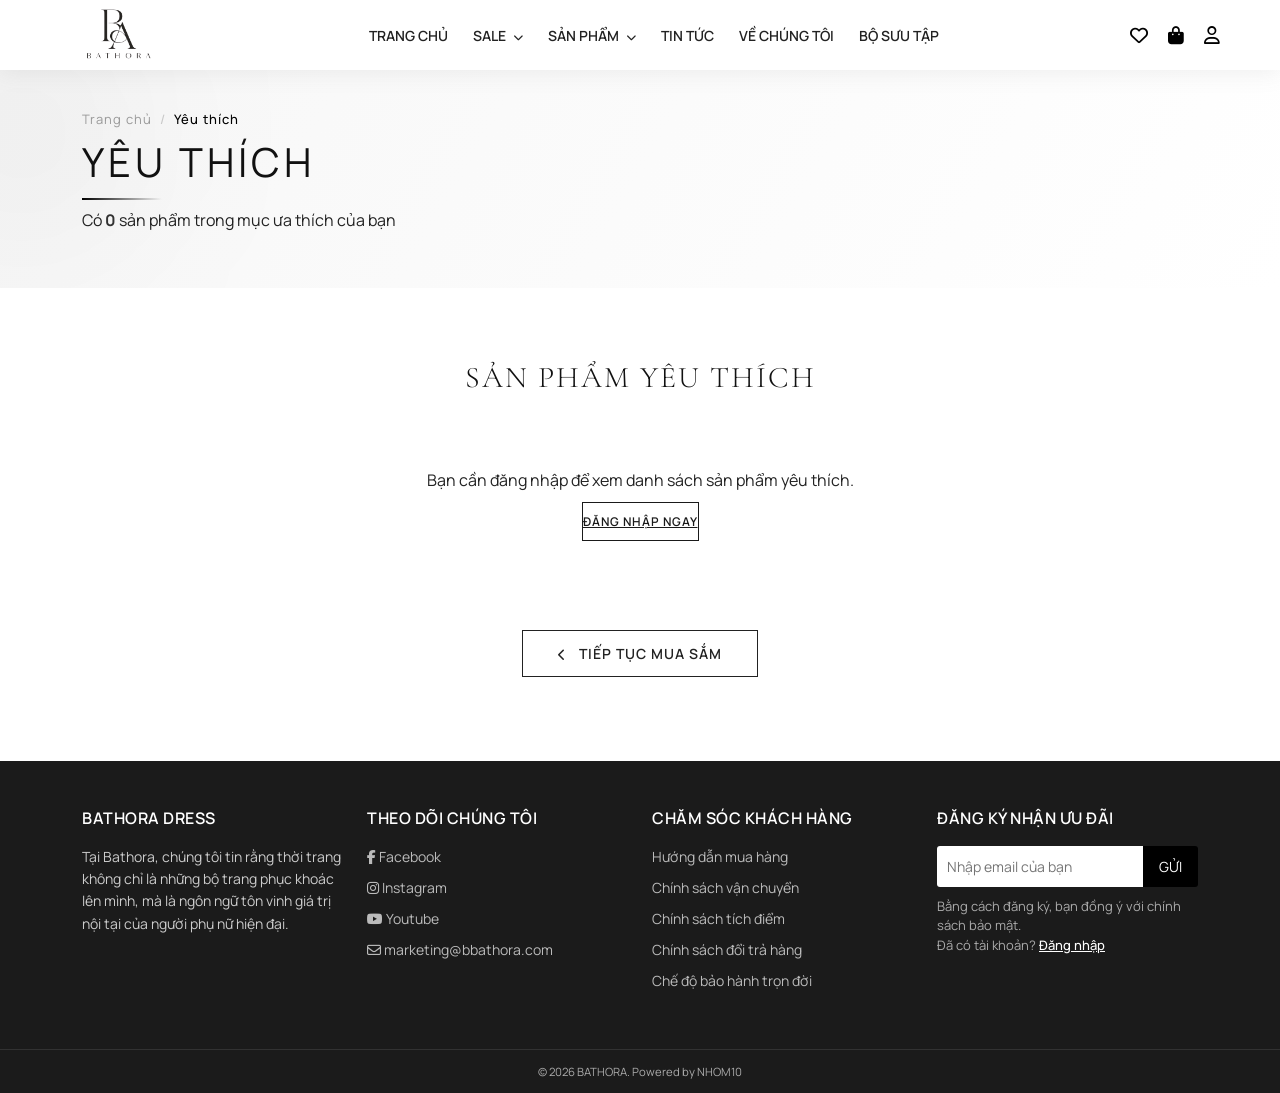
<file: YeuThich/yeuthich.html>
<!DOCTYPE html>
<html lang="vi">
<head>
    <meta charset="UTF-8">
    <title>BATHORA DRESS</title>
    <!-- Google Font -->
    <link rel="preconnect" href="https://fonts.googleapis.com">

    <link href="https://fonts.googleapis.com/css2?family=Cormorant+Garamond:wght@300;400;500;600&family=Manrope:wght@300;400;500;600&display=swap" rel="stylesheet">

    <!-- Bootstrap -->
    <link href="https://cdn.jsdelivr.net/npm/bootstrap@5.3.0/dist/css/bootstrap.min.css" rel="stylesheet">

    <!-- Font Awesome (icon) -->
    <link rel="stylesheet" href="https://cdnjs.cloudflare.com/ajax/libs/font-awesome/6.5.0/css/all.min.css">

    <link rel="stylesheet" href="https://cdn.jsdelivr.net/npm/swiper@11/swiper-bundle.min.css" />
<script src="https://cdn.jsdelivr.net/npm/swiper@11/swiper-bundle.min.js"></script>

    <link rel="stylesheet" href="yeuthich.css">
</head>

<body>
<header class="header">
    <div class="container-fluid d-flex align-items-center justify-content-between">

        <!-- LOGO -->
        <div class="logo">
            <a href="../trangchu.html">
                <img src="../images/logo.png" alt="Bathora Logo">
            </a>
        </div>

        <!-- MENU -->
        <nav class="menu">
            <ul class="d-flex align-items-center mb-0">
                
                <li><a href="../trangchu.html">TRANG CHỦ</a></li>
              
                <li class="nav-item dropdown">
                    <a class="nav-link sale-link" href="#" id="saleDropdown" role="button" data-bs-toggle="dropdown" aria-expanded="false">
                        SALE <i class="fa fa-chevron-down ms-1"></i>
                    </a>
                    <ul class="dropdown-menu border-0 shadow-sm" aria-labelledby="saleDropdown">
                        <li><a class="dropdown-item" href="#">Giảm 5%</a></li>
                        <li><a class="dropdown-item" href="#">Giảm 10%</a></li>
                        <li><a class="dropdown-item" href="#">Giảm 15%</a></li>
                        <li><a class="dropdown-item" href="#">Giảm 20%</a></li>
                        <li><hr class="dropdown-divider"></li> <!-- Thanh gạch ngang phân cách -->
                        <li><a class="dropdown-item" href="#">Giảm 30%</a></li>
                        <li><a class="dropdown-item" href="#">Giảm 40%</a></li>
                        <li><a class="dropdown-item" title="Đặc biệt" class="dropdown-item fw-bold text-danger" href="#">SIÊU SALE 50%</a></li>
                    </ul>
                </li>
                
                <li class="nav-item dropdown">
                    <a class="nav-link" href="../sanpham.html" id="productDropdown" role="button" aria-expanded="false">
                        SẢN PHẨM <i class="fa fa-chevron-down ms-1"></i>
                    </a>
                    <ul class="dropdown-menu border-0 shadow-sm" aria-labelledby="productDropdown">
                       <li><a class="dropdown-item" href="../sanpham.html?loai=dam">ĐẦM</a></li>
                        <li><a class="dropdown-item" href="../sanpham.html?loai=ao">ÁO</a></li>
                        <li><a class="dropdown-item" href="../sanpham.html?loai=quan">QUẦN</a></li>
                        <li><a class="dropdown-item" href="../sanpham.html?loai=chanvay">CHÂN VÁY</a></li>
                        <li><a class="dropdown-item" href="../sanpham.html?loai=aokhoac">ÁO KHOÁC</a></li>
                        <li><a class="dropdown-item" href="../sanpham.html?loai=tuixach">TÚI XÁCH</a></li>
                        <li><a class="dropdown-item" href="../sanpham.html?loai=phukien">PHỤ KIỆN</a></li>
                        <li><a class="dropdown-item" href="../sanpham.html?loai=giay">GIÀY</a></li>
                    </ul>
                </li>
                <li><a href="../TinTuc/tintuc.html">TIN TỨC</a></li>
                <li><a href="../vechungtoi.html">VỀ CHÚNG TÔI</a></li>
                 <li><a href="../Bosuutap/Bosuutap.html">BỘ SƯU TẬP</a></li>

            </ul>
        </nav>

        <!-- Icon -->
    <div class="icons d-flex align-items-center">
    
        <!-- Wishlist -->
        <div class="icon">
            <a href="yeuthich.html">
                <i class="fa-regular fa-heart"></i>
                <span id="wishlist-badge" class="badge-count">0</span>
            </a>
        </div>

        <!-- Cart -->
        <div class="icon">
            <a href="../GioHang/giohang.html">
                <i class="fa-solid fa-bag-shopping"></i>
                <span id="cart-badge" class="badge-count">0</span>
            </a>
        </div>

        <!-- User (Login) -->
        <div class="icon">
            <a href="../TaiKhoan/taikhoan.html">
                <i class="fa-regular fa-user"></i>
            </a>
        </div>

    </div>

</div>
</header>
<main class="flex-grow-1">
<!--breadcrumb-->
<section class="breadcrumb-bg">
    <div class="container">
        <nav aria-label="breadcrumb">
            <ol class="breadcrumb mb-2">
                <li class="breadcrumb-item">
                    <a href="../trangchu.html">Trang chủ</a>
                </li>
                <li class="breadcrumb-item active">Yêu thích</li>
            </ol>
            <h2 class="page-title">YÊU THÍCH</h2>
            <p>Có <span id="wishlist-count" class="fw-bold">0</span> sản phẩm trong mục ưa thích của bạn</p>
        </nav>
    </div>
    </section>
<!--nội dung-->
<div class="container py-4">
    <div class="container mt-5">
        <div class="text-center mb-5">
            <h2 class="section-luxury-title text-center mb-5">SẢN PHẨM YÊU THÍCH</h2>
        </div>

        <div id="wishlist-grid" class="row g-4 justify-content-start">
            <!-- JavaScript sẽ tự động đổ dữ liệu Card thời trang vào đây -->
        </div>

        <!-- Thông báo khi không có sản phẩm yêu thích -->
        <div id="empty-message" class="text-center py-5 d-none">
            <p class="fw-bold fs-5 text-muted">Bạn chưa có sản phẩm yêu thích nào !</p>
        </div>
    </div>

    <!-- Nút tiếp tục mua sắm -->
    <div class="continue-shopping-wrapper">
        <a href="../sanpham.html" class="btn-continue-shopping">
            <i class="fa-solid fa-chevron-left me-2"></i> TIẾP TỤC MUA SẮM
        </a>
    </div>
</div>
</main>


<!--FOOTER-->
<footer class="footer-section">
    <div class="container py-5">

        <div class="row g-4 justify-content-center">

            <!-- ABOUT -->
            <div class="col-lg-3 col-md-6">
                <h5 class="footer-title">BATHORA DRESS</h5>
                <p class="footer-text">
                    Tại Bathora, chúng tôi tin rằng thời trang không chỉ là những bộ trang phục khoác lên mình,
                    mà là ngôn ngữ tôn vinh giá trị nội tại của người phụ nữ hiện đại.
                </p>
            </div>

            <!-- SOCIAL -->
            <div class="col-lg-3 col-md-6">
                <h5 class="footer-title">THEO DÕI CHÚNG TÔI</h5>
                <ul class="footer-list">
                    <li><a href="#"><i class="fab fa-facebook-f facebook"></i> Facebook</a></li>
                    <li><a href="#"><i class="fab fa-instagram instagram"></i> Instagram</a></li>
                    <li><a href="#"><i class="fab fa-youtube youtube"></i> Youtube</a></li>
                    <li><a href="#"><i class="fa-regular fa-envelope email"></i> marketing@bbathora.com</a></li>
                </ul>
            </div>

            <!-- SUPPORT -->
            <div class="col-lg-3 col-md-6">
                <h5 class="footer-title">CHĂM SÓC KHÁCH HÀNG</h5>
                <ul class="footer-list">
                    <li><a href="#">Hướng dẫn mua hàng</a></li>
                    <li><a href="#">Chính sách vận chuyển</a></li>
                    <li><a href="#">Chính sách tích điểm</a></li>
                    <li><a href="#">Chính sách đổi trả hàng</a></li>
                    <li><a href="#">Chế độ bảo hành trọn đời</a></li>
                </ul>
            </div>

            <!-- NEWSLETTER -->
            <div class="col-lg-3 col-md-6">
                <h5 class="footer-title">ĐĂNG KÝ NHẬN ƯU ĐÃI</h5>

                <div class="newsletter-box">
                    <input type="email" placeholder="Nhập email của bạn">
                    <button>GỬI</button>
                </div>

                <p class="footer-note">
                    Bằng cách đăng ký, bạn đồng ý với chính sách bảo mật.
                    <br>
                    Đã có tài khoản? <a href="../TaiKhoan/taikhoan.html">Đăng nhập</a>
                </p>
            </div>

        </div>
    </div>
    <!--copyright-->
    <div class="copyright">
        <div class="container text-center">
            <small>© 2026 BATHORA. Powered by NHOM10</small>
        </div>
    </div>
</footer>

<!-- Nút quay lại đầu trang -->
<button id="backToTop" title="Lên đầu trang">
    <svg viewBox="0 0 24 24" fill="none" stroke="currentColor" stroke-width="1.5" stroke-linecap="round" stroke-linejoin="round">
        <line x1="12" y1="19" x2="12" y2="5"></line>
        <polyline points="5 12 12 5 19 12"></polyline>
    </svg>
</button>

<!-- jQuery -->
<script src="https://code.jquery.com/jquery-3.7.1.min.js"></script>

<!-- Bootstrap JS -->
<script src="https://cdn.jsdelivr.net/npm/bootstrap@5.3.0/dist/js/bootstrap.bundle.min.js"></script>

<!-- JS riêng -->
<script src="yeuthich.js"></script>

</body>
</html>
</file>
<file: sanpham.css>
/* ========================================================
   CSS NỀN TẢNG CỦA NHÓM (GIỮ NGUYÊN TỪ TRANG CHỦ & GIỎ HÀNG)
   ======================================================== */
body {
    font-family: 'Manrope', sans-serif;
    background: #fff;
    color: #222;
}

/* HEADER */
.header {
position: fixed;
    top: 0;
    left: 0;
    width: 100%;
    z-index: 2000;
    background-color: #ffffff;
    transition: transform 0.3s ease-in-out;
    transform: translateY(0); /* Mặc định là hiển thị */
     box-shadow: 0 4px 20px rgba(116, 116, 116, 0.1);
}

.header-hidden {
    transform: translateY(-100%);
}
.header .container-fluid {
    padding-left: 60px;  /* Khoảng cách bên trái cho Logo */
    padding-right: 60px; /* Khoảng cách bên phải cho Icons */
}
/* LOGO */
.logo img {
    height: 70px;   /* chỉnh kích thước */
    object-fit: contain;
}

/* MENU */
.menu ul {
    list-style: none;
    gap: 25px;
}

.menu a {
    text-decoration: none;
    color: #222;
    font-weight: 600;
    font-size: 14px;
    display: inline-block;
    transition: transform 0.3s ease, color 0.3s ease;
}

.menu a:hover {
    transform: scale(1.1); /* phóng to 10% */
    color: #c9a45c;
}

.menu ul li a.active {
    color: #c9a45c !important;
}

/* ICON */
.icons {
    gap: 20px;
}

.icon {
    position: relative;
    cursor: pointer;
    font-size: 18px;
}
.icons .icon a {
    color: #000;
    transition: 0.3s;
}

.icons .icon a:hover {
    color: #c9a45c;
}

/* Số lượng mặt hàng trên icon yêu thích */
.badge-count {
    position: absolute;
    top: -8px;       /* Đẩy lên phía trên icon */
    right: -10px;    /* Đẩy sang bên phải icon */
    background-color: #c9a45c;
    color: #ffffff;
    font-size: 10px;
    font-weight: bold;
    min-width: 16px;
    height: 16px;
    border-radius: 50%;
    display: flex;
    align-items: center;
    justify-content: center;
    padding: 0 4px;
    transition: all 0.3s ease;
}

/* Ẩn badge đi khi không có sản phẩm nào yêu thích */
.badge-count.d-none {
    display: none !important;
}

/*DROPDOWN SALE*/

/* Định dạng menu xổ xuống */
.dropdown-menu {
    border-radius: 0;
    margin-top: 0;
    padding: 10px 0;
    min-width: 160px;
}

.dropdown-item {
    font-size: 14px;
    padding: 8px 20px;
    color: #333;
    transition: all 0.2s;
}

.dropdown-item:hover {
    background-color: #f8f9fa;
    padding-left: 25px; /* Hiệu ứng dịch chuyển nhẹ */
}

/*Sản phẩm*/
/* Tùy chỉnh chung cho các Dropdown Menu */
.dropdown-menu {
    border-radius: 12px; /* Bo góc menu thả xuống */
    padding: 10px 0;
    margin-top: 15px !important; /* Khoảng cách từ menu xuống dropdown */
    animation: fadeIn 0.3s ease; /* Hiệu ứng hiện ra nhẹ nhàng */
}

.dropdown-item {
    padding: 10px 25px;
    font-size: 13px;
    font-weight: 500;
    color: #333;
    transition: all 0.2s;
}

.dropdown-item:hover {
    background-color: #f8f9fa; /* Màu nền khi di chuột vào */
    color: #c9a45c; /* Màu vàng kim loại sang trọng */
    padding-left: 30px; /* Hiệu ứng dịch chữ nhẹ khi hover */
}

/* Hiệu ứng hiện menu mượt mà */
@keyframes fadeIn {
    from { opacity: 0; transform: translateY(10px); }
    to { opacity: 1; transform: translateY(0); }
}

/* Hiệu ứng hiển thị Dropdown khi di chuột qua (Hover) */
@media (min-width: 992px) {
    .dropdown:hover .dropdown-menu {
        display: block;
        opacity: 1;
        visibility: visible;
        transform: translateY(0);
        transition: all 0.3s ease;
    }
    
    .dropdown-menu {
        display: block;
        opacity: 0;
        visibility: hidden;
        transform: translateY(10px);
        transition: all 0.3s ease;
    }
}

/* Tùy chỉnh icon mũi tên nhỏ lại */
.fa-chevron-down {
    font-size: 10px;
    transition: transform 0.3s;
}

.dropdown:hover .fa-chevron-down {
    transform: rotate(180deg); /* Xoay mũi tên khi mở menu */
}

/* BREADCRUMB */
.product-page {
    margin-top: 70px;
}

.breadcrumb-bg {
    position: relative;
    width: 100%;
    padding: 40px 0;
    background: linear-gradient(120deg, #f7f7f7, #ffffff);
    overflow: hidden;
}

.breadcrumb {
    background: transparent;
    padding: 0;
    margin-bottom: 15px;
    font-size: 13px;
    letter-spacing: 1px;
}

.breadcrumb a {
    color: #999;
    text-decoration: none;
    position: relative;
    transition: 0.3s;
}

.breadcrumb a:hover {
    color: #000;
}

.breadcrumb-item+.breadcrumb-item::before {
    content: "/";
    color: #ccc;
}

.breadcrumb-item.active {
    color: #000;
    font-weight: 500;
}

.page-title {
    font-size: 40px;
    font-weight: 400;
    letter-spacing: 4px;
    color: #111;
    position: relative;
    display: inline-block;
    margin-bottom: 0;
}

.page-title::after {
    content: "";
    width: 80px;
    height: 2px;
    background: linear-gradient(to right, #000, transparent);
    display: block;
    margin-top: 12px;
}

/* FOOTER */
.footer-section {
    background: #1b1b1b;
    color: #fff;
    font-size: 14px;
}

.footer-title {
    font-size: 16px;
    font-weight: 600;
    margin-bottom: 18px;
    letter-spacing: 0.5px;
}

.footer-text {
    color: #ccc;
    line-height: 1.6;
}

.footer-list {
    list-style: none;
    padding: 0;
    margin: 0;
}

.footer-list li {
    margin-bottom: 10px;
}

.footer-list a {
    color: #bbb;
    text-decoration: none;
    transition: 0.3s;
}

.footer-list a:hover {
    color: #fff;
    padding-left: 5px;
}

.newsletter-box {
    display: flex;
    margin-bottom: 10px;
    border-radius: 3px;
    overflow: hidden;
    max-width: 420px;
}

.newsletter-box input {
    flex: 1;
    border: none;
    padding: 10px;
    outline: none;
}

.newsletter-box button {
    background: #000000;
    color: #ffffff;
    border: none;
    padding: 0 16px;
    font-weight: 400;
    cursor: pointer;
}

.newsletter-box button:hover {
    background: #c9a45c;
}

.footer-note {
    color: #aaa;
    font-size: 13px;
    line-height: 1.5;
}

.footer-note a {
    color: #fff;
    font-weight: 500;
}

.copyright {
    border-top: 1px solid rgba(255, 255, 255, 0.1);
    padding: 12px 0;
    font-size: 13px;
    color: #aaa;
}

/* BACK TO TOP & CONTACT */
#backToTop {
    position: fixed;
    bottom: 40px;
    right: 40px;
    z-index: 999;
    width: 50px;
    height: 50px;
    background-color: #ffffff;
    color: #000000;
    border: 1px solid #eeeeee;
    border-radius: 50%;
    display: flex;
    align-items: center;
    justify-content: center;
    cursor: pointer;
    transition: all 0.4s;
    opacity: 0;
    visibility: hidden;
    transform: translateY(20px);
}

#backToTop svg {
    width: 20px;
    height: 20px;
    transition: transform 0.3s ease;
}

#backToTop.show {
    opacity: 1;
    visibility: visible;
    transform: translateY(0);
}

#backToTop:hover {
    background-color: #000000;
    color: #ffffff;
    border-color: #000000;
    box-shadow: 0 10px 20px rgba(0, 0, 0, 0.1);
}

#backToTop:hover svg {
    transform: translateY(-3px);
}

.sticky-contact {
    position: fixed;
    right: 0;
    bottom: 120px;
    display: flex;
    flex-direction: column;
    align-items: flex-end;
    gap: 10px;
    z-index: 2100;
}

.contact-item {
    display: flex;
    align-items: center;
    justify-content: center;
    width: 50px;
    height: 50px;
    color: #fff;
    background-color: #333;
    text-decoration: none;
    border-radius: 12px 0 0 12px;
    transition: all 0.3s ease;
    box-shadow: -2px 0 10px rgba(0, 0, 0, 0.1);
    white-space: nowrap;
    overflow: hidden;
}

.contact-item i {
    font-size: 28px;
}

.contact-item span {
    font-weight: bold;
    font-size: 15px;
    margin-left: 8px;
}

.contact-item:hover {
    width: 70px;
    background-color: #c9a45c;
    color: #fff;
}

/* ========================================================
   CSS CHO PHẦN LỌC & LƯỚI SẢN PHẨM (CUSTOM)
   ======================================================== */
.filter-sidebar {
    width: 250px;
    flex-shrink: 0;
}

.filter-title {
    font-size: 13px;
    font-weight: 700;
    text-transform: uppercase;
    margin-bottom: 15px;
    letter-spacing: 1px;
    color: #555;
}

.filter-group {
    border-bottom: 1px solid #eee;
    padding-bottom: 15px;
    margin-bottom: 15px;
}

.filter-list label {
    display: block;
    font-size: 14px;
    margin-bottom: 10px;
    cursor: pointer;
    color: #444;
}

.filter-list input {
    margin-right: 8px;
    cursor: pointer;
}

.sort-bar a {
    font-size: 13px;
    color: #888;
    text-decoration: none;
    padding-bottom: 2px;
    transition: 0.3s;
}

.sort-bar a:hover {
    color: #000;
}

.sort-bar a.active {
    color: #000;
    border-bottom: 1px solid #000;
    font-weight: 600;
}

/* ========================================================
   CSS ÉP KHUNG ẢNH VÀ ĐỒNG BỘ CHIỀU CAO THẺ SẢN PHẨM
   ======================================================== */

.product-grid {
    display: grid;
    grid-template-columns: repeat(4, 1fr);
    gap: 20px;
    align-items: stretch;
    /* Ép tất cả các thẻ trong cùng 1 hàng phải cao bằng nhau */
}

.product-card {
    background: #fff;
    transition: 0.3s;
    display: flex;
    flex-direction: column;
    height: 100%;
}

.product-img {
    position: relative;
    width: 100%;
    padding-top: 133.33%;
    /* CÔNG THỨC VÀNG: Ép khung tĩnh tỉ lệ 3:4 tuyệt đối (4/3 = 1.3333) */
    overflow: hidden;
    background: #f8f3ec;
}

.product-img img {
    position: absolute;
    /* Ghim chặt ảnh vào 4 góc của khung 3:4 */
    top: 0;
    left: 0;
    width: 100%;
    height: 100%;
    object-fit: cover;
    /* Cắt cúp ảnh tự động vừa vặn khung mà không bị méo tỉ lệ */
    transition: transform 0.5s ease;
}

.product-card:hover .product-img img {
    transform: scale(1.05);
}

/* Sale Badge cần z-index để nổi lên trên ảnh absolute */
.sale-badge {
    position: absolute;
    top: 10px;
    left: 10px;
    background: #d0021b;
    color: #fff;
    padding: 3px 8px;
    font-size: 12px;
    font-weight: bold;
    z-index: 2;
}

.product-info {
    padding: 15px 5px;
    display: flex;
    flex-direction: column;
    flex-grow: 1;
    /* Chiếm toàn bộ khoảng trống còn lại của thẻ */
}

.product-title {
    font-size: 14px;
    font-weight: 500;
    margin-bottom: 8px;
    color: #333;
    /* Giới hạn tên sản phẩm trong 2 dòng, nếu dài quá tự cắt bằng dấu ... */
    display: -webkit-box;
    -webkit-line-clamp: 2;
    -webkit-box-orient: vertical;
    overflow: hidden;
}

.price-heart-wrapper {
    margin-top: auto;
    /* Vũ khí bí mật: Luôn đẩy giá tiền và trái tim xuống thẳng hàng nhau ở đáy */
    display: flex;
    justify-content: space-between;
    align-items: center;
    margin-bottom: 8px;
}

.product-price {
    font-weight: 700;
    color: #d0021b;
    font-size: 15px;
}

.price-old {
    font-size: 12px;
    text-decoration: line-through;
    color: #999;
    margin-left: 5px;
    font-weight: 400;
}

.wishlist-btn {
    border: none;
    background: none;
    font-size: 18px;
    color: #ccc;
    cursor: pointer;
}

.heart-btn {
    color: #b58a3c;
    transition: 0.3s;
}

.heart-btn.active {
    color: #e53935;
}

.wishlist-btn:hover .heart-btn {
    transform: scale(1.1);
}

.product-meta {
    font-size: 12px;
    color: #888;
}

/* RESPONSIVE CHO SẢN PHẨM MÀN HÌNH NHỎ */
@media (max-width: 991px) {
    .product-grid {
        grid-template-columns: repeat(2, 1fr);
        gap: 15px;
    }

    .header .container-fluid {
        padding-left: 20px;
        padding-right: 20px;
    }

    .menu {
        display: none;
    }

    /* Popup Filter Mobile */
    .filter-sidebar {
        position: fixed;
        top: 0;
        left: -100%;
        width: 85%;
        max-width: 300px;
        height: 100vh;
        background: #fff;
        z-index: 2500;
        padding: 25px;
        overflow-y: auto;
        transition: 0.3s;
        box-shadow: 2px 0 15px rgba(0, 0, 0, 0.1);
    }

    .filter-sidebar.open {
        left: 0;
    }

    .filter-header-mobile {
        display: flex;
        justify-content: space-between;
        align-items: center;
        margin-bottom: 25px;
        border-bottom: 1px solid #eee;
        padding-bottom: 15px;
    }
}

/* ==========================================
   GIAO DIỆN PHÂN TRANG (PAGINATION)
   ========================================== */
.pagination {
    display: flex;
    justify-content: center;
    align-items: center;
    gap: 8px;
    margin-top: 50px;
    margin-bottom: 30px;
}

.page-btn {
    width: 35px;
    height: 35px;
    border-radius: 50%;
    /* Tạo hình tròn */
    border: none;
    background-color: transparent;
    color: #333;
    font-weight: 500;
    font-size: 15px;
    cursor: pointer;
    transition: all 0.3s ease;
}

.page-btn:hover {
    background-color: #f0f0f0;
}

/* Hiệu ứng cho nút đang được chọn (Màu đen chữ trắng) */
.page-btn.active {
    background-color: #333;
    color: #fff;
}

/* Nút Next */
.next-btn {
    border: none;
    background-color: transparent;
    color: #888;
    font-size: 14px;
    cursor: pointer;
    margin-left: 15px;
    transition: color 0.3s;
}

.next-btn:hover {
    color: #333;
}

.next-btn:disabled {
    color: #ccc;
    cursor: not-allowed;
}

.search-container {
    width: 100%;
}

/* ==========================================
   GIAO DIỆN THANH TÌM KIẾM MỚI
   ========================================== */
.custom-search-input {
    padding: 12px 20px;
    font-size: 15px;
    border: 1px solid #ddd;
    border-right: none;
    /* Xóa viền phải để liền mạch với nút */
    box-shadow: none !important;
    /* Bỏ viền xanh mặc định của Bootstrap khi click */
}

.custom-search-input:focus {
    border-color: #222;
}

.custom-search-btn {
    background-color: #222;
    /* Màu đen tối */
    color: #fff;
    padding: 12px 30px;
    font-weight: 500;
    border: 1px solid #222;
    transition: all 0.3s ease;
}

.custom-search-btn:hover {
    background-color: #444;
    /* Sáng lên một chút khi di chuột vào */
    color: #fff;
    border-color: #444;
}

/* ==========================================
   TỐI ƯU MENU MOBILE & DROPDOWN (ÉP CĂN TRÁI TUYỆT ĐỐI)
   ========================================== */
@media (max-width: 991px) {
    .navbar-nav .dropdown-menu {
        border: none !important;
        box-shadow: none !important;
        background-color: #f9f9f9 !important;
        padding: 5px 0 !important;
        margin-top: 0 !important;
        text-align: left !important;
        /* Xóa sổ căn giữa */
    }

    .navbar-nav .dropdown-item {
        padding: 12px 30px !important;
        /* Đẩy lề trái vào 30px để tạo thụt đầu dòng đẹp mắt */
        font-size: 15px !important;
        color: #333 !important;
        text-align: left !important;
        display: block !important;
        width: 100% !important;
    }

    .navbar-nav .dropdown-item:active {
        background-color: #eee !important;
    }
}


/* ========================================================
   CSS POPUP MENU CHO ĐIỆN THOẠI (MOBILE SIDEBAR)
   ======================================================== */

.btn-hamburgerMenu {
    display: none;
    background: none;
    border: none;
    font-size: 22px;
    color: #222;
    cursor: pointer;
    padding: 0 0 0 15px;
    align-items: center;
}

.mobile-sidebar-popup {
    position: fixed;
    top: 0;
    left: -310px; 
    width: 290px;
    height: 100vh;
    background-color: #ffffff;
    z-index: 9999;
    box-shadow: 4px 0 25px rgba(0, 0, 0, 0.15);
    display: flex;
    flex-direction: column;
    transition: left 0.4s cubic-bezier(0.25, 1, 0.5, 1);
}

.mobile-sidebar-popup.open {
    left: 0;
}

.sidebar-popup-header {
    padding: 20px;
    border-bottom: 1px solid #f5f5f5;
}

.btn-close-sidebar-popup {
    background: none;
    border: none;
    font-size: 22px;
    color: #222;
    cursor: pointer;
}

.sidebar-popup-body {
    padding: 25px 20px;
    overflow-y: auto;
    flex: 1;
}

.mobile-popup-menu-list {
    list-style: none;
    padding: 0;
    margin: 0;
}

.mobile-popup-menu-list li {
    margin-bottom: 20px;
}

.mobile-popup-menu-list a {
    text-decoration: none;
    color: #222222;
    font-weight: 600;
    font-size: 15px;
    letter-spacing: 1px;
    display: block;
    padding: 5px 0;
    transition: color 0.3s;
}

.mobile-popup-menu-list a:hover,
.mobile-popup-menu-list a.active {
    color: #c9a45c;
}

/* XỬ LÝ DROPDOWN CON (SUBMENU) TRÊN MOBILE */
.mobile-submenu {
    list-style: none;
    padding-left: 20px;
    margin: 5px 0 10px 0;
    display: none; 
    border-left: 1px solid #eee;
}

.mobile-submenu li {
    margin-bottom: 12px !important;
}

.mobile-submenu a {
    font-size: 14px !important;
    color: #666666 !important;
    font-weight: 500 !important;
}

.sidebar-popup-overlay {
    position: fixed;
    top: 0;
    left: 0;
    width: 100vw;
    height: 100vh;
    background: rgba(0, 0, 0, 0.4);
    z-index: 9998;
    opacity: 0;
    visibility: hidden;
    transition: all 0.3s ease;
}

.sidebar-popup-overlay.show {
    opacity: 1;
    visibility: visible;
}

/* KHI MÀN HÌNH NHỎ HƠN 991PX */
@media (max-width: 991px) {
    .menu {
        display: none !important; /* Ẩn menu ngang cũ */
    }
    .btn-hamburgerMenu {
        display: flex; /* Hiện nút 3 gạch */
    }
}
</file>
<file: trangchu.css>
body {
    font-family: 'Manrope', sans-serif;
}

/*POP-UP*/
/* Lớp phủ nền */
.popup-overlay {
    position: fixed;
    top: 0;
    left: 0;
    width: 100%;
    height: 100%;
    background: rgba(0, 0, 0, 0.7);
    backdrop-filter: blur(5px);
    display: flex;
    align-items: center;
    justify-content: center;
    z-index: 9999;
    opacity: 0;
    visibility: hidden;
    transition: all 0.5s ease;
}

/* Khi hiện pop-up */
.popup-overlay.active {
    opacity: 1;
    visibility: visible;
}

/* Khung nội dung */
.popup-content {
    background: #fff;
    width: 85%;
    /* Chiếm 85% chiều rộng màn hình di động */
    max-width: 665px;
    border-radius: 5px;
    position: relative;
    overflow: hidden;
    display: flex;
    box-shadow: 0 20px 50px rgba(0, 0, 0, 0.3);
}

.popup-overlay.active .popup-content {
    transform: scale(1);
}

/* Nút đóng */
.close-popup {
    position: absolute;
    top: 15px;
    right: 20px;
    font-size: 30px;
    background: none;
    border: none;
    color: #333;
    cursor: pointer;
    z-index: 10;
}

/* Hình ảnh */
.popup-image {
    flex: 1.2;
    position: relative;
}

.popup-image img {
    width: 100%;
    height: 100%;
    object-fit: cover;
}

/* Phần chữ */
.popup-text {
    flex: 1;
    padding: 30px 25px;
    text-align: center;
    display: flex;
    flex-direction: column;
    justify-content: center;
}

.popup-sub {
    font-size: 12px;
    letter-spacing: 3px;
    color: #888;
}

.popup-title {
    font-size: 24px;
    font-weight: 800;
    margin: 10px 0;
    color: #000;
    line-height: 1.2;
}

.popup-desc {
    font-size: 13px;
    color: #666;
    margin-bottom: 20px;
}

.promo-code {
    border: 1px dashed #000;
    /* Nét đứt mảnh hơn */
    padding: 8px;
    margin-bottom: 20px;
    font-size: 15px;
    background: #f9f9f9;
}

/* Nút mua ngay */
.btn-shop-now {
    display: inline-block;
    background: #000;
    color: #fff;
    padding: 10px 30px;
    text-decoration: none;
    border-radius: 5px;
    font-weight: 600;
    transition: 0.3s;
    font-size: 13px;
}

.btn-shop-now:hover {
    background: #c9a45c;
    color: #fff;
}

.popup-footer {
    margin-top: 20px;
    font-size: 11px;
    color: #999;
}



/* HEADER */
.header {
    position: fixed;
    top: 0;
    left: 0;
    width: 100%;
    z-index: 2000;
    background-color: #ffffff;
    transition: transform 0.3s ease-in-out;
    transform: translateY(0);
    /* Mặc định là hiển thị */
    box-shadow: 0 4px 20px rgba(116, 116, 116, 0.1);
}

.header-hidden {
    transform: translateY(-100%);
}

.header .container-fluid {
    padding-left: 60px;
    /* Khoảng cách bên trái cho Logo */
    padding-right: 60px;
    /* Khoảng cách bên phải cho Icons */
}

/* LOGO */
.logo img {
    height: 70px;
    /* chỉnh kích thước */
    object-fit: contain;
}

/* MENU */
.menu ul {
    list-style: none;
    gap: 25px;
}

.menu a {
    text-decoration: none;
    color: #222;
    font-weight: 600;
    font-size: 14px;
    display: inline-block;
    transition: transform 0.3s ease, color 0.3s ease;
}

.menu a:hover {
    transform: scale(1.1);
    /* phóng to 10% */
    color: #c9a45c;
}

.menu ul li a.active {
    color: #c9a45c !important;
}

/* ICON */
.icons {
    gap: 20px;
}

.icon {
    position: relative;
    cursor: pointer;
    font-size: 18px;
}

.icons .icon a {
    color: #000;
    transition: 0.3s;
}

.icons .icon a:hover {
    color: #c9a45c;
}

/* Số lượng mặt hàng trên icon yêu thích */
.badge-count {
    position: absolute;
    top: -8px;
    /* Đẩy lên phía trên icon */
    right: -10px;
    /* Đẩy sang bên phải icon */
    background-color: #c9a45c;
    color: #ffffff;
    font-size: 10px;
    font-weight: bold;
    min-width: 16px;
    height: 16px;
    border-radius: 50%;
    display: flex;
    align-items: center;
    justify-content: center;
    padding: 0 4px;
    transition: all 0.3s ease;
}

/* Ẩn badge đi khi không có sản phẩm nào yêu thích */
.badge-count.d-none {
    display: none !important;
}

/*DROPDOWN SALE*/

/* Định dạng menu xổ xuống */
.dropdown-menu {
    border-radius: 0;
    margin-top: 0;
    padding: 10px 0;
    min-width: 160px;
}

.dropdown-item {
    font-size: 14px;
    padding: 8px 20px;
    color: #333;
    transition: all 0.2s;
}

.dropdown-item:hover {
    background-color: #f8f9fa;
    padding-left: 25px;
    /* Hiệu ứng dịch chuyển nhẹ */
}

/*Sản phẩm*/
/* Tùy chỉnh chung cho các Dropdown Menu */
.dropdown-menu {
    border-radius: 12px;
    /* Bo góc menu thả xuống */
    padding: 10px 0;
    margin-top: 15px !important;
    /* Khoảng cách từ menu xuống dropdown */
    animation: fadeIn 0.3s ease;
    /* Hiệu ứng hiện ra nhẹ nhàng */
}

.dropdown-item {
    padding: 10px 25px;
    font-size: 13px;
    font-weight: 500;
    color: #333;
    transition: all 0.2s;
}

.dropdown-item:hover {
    background-color: #f8f9fa;
    /* Màu nền khi di chuột vào */
    color: #c9a45c;
    /* Màu vàng kim loại sang trọng */
    padding-left: 30px;
    /* Hiệu ứng dịch chữ nhẹ khi hover */
}

/* Hiệu ứng hiện menu mượt mà */
@keyframes fadeIn {
    from {
        opacity: 0;
        transform: translateY(10px);
    }

    to {
        opacity: 1;
        transform: translateY(0);
    }
}

/* Hiệu ứng hiển thị Dropdown khi di chuột qua (Hover) */
@media (min-width: 992px) {
    .dropdown:hover .dropdown-menu {
        display: block;
        opacity: 1;
        visibility: visible;
        transform: translateY(0);
        transition: all 0.3s ease;
    }

    .dropdown-menu {
        display: block;
        opacity: 0;
        visibility: hidden;
        transform: translateY(10px);
        transition: all 0.3s ease;
    }
}

/* Tùy chỉnh icon mũi tên nhỏ lại */
.fa-chevron-down {
    font-size: 10px;
    transition: transform 0.3s;
}

.dropdown:hover .fa-chevron-down {
    transform: rotate(180deg);
    /* Xoay mũi tên khi mở menu */
}



/*BANNER*/
/* Container bao ngoài */
.hero-section {
    position: relative;
    width: 100%;
}

/* Căn chỉnh ảnh banner */
.hero-banner {
    width: 100%;
    height: 500px;
    object-fit: cover;
    object-position: center;
}

.banner-container {
    height: 450px;
}

.hero-section {
    margin-top: 70px;
}

.search-bar-container {
    position: absolute;
    bottom: 40px;
    /* Khoảng cách từ mép dưới lên */
    left: 50%;
    transform: translateX(-50%);
    width: 90%;
    max-width: 600px;
    z-index: 10;
    /* Đảm bảo nằm trên ảnh */
    border-radius: 5px;

}

.search-elegant {
    background: #ffffff;
    box-shadow: 0 4px 20px rgba(0, 0, 0, 0.1);
    height: 48px;
    border-radius: 6px;
    overflow: hidden;
    /* Quan trọng: để các thành phần con không tràn ra khỏi góc đã bo */
    border: 1px solid rgba(0, 0, 0, 0.05);

}

.search-input {
    flex: 1;
    border: none;
    padding-left: 25px;
    /* Tăng padding trái một chút để chữ không dính vào đường cong */
    font-size: 15px;
    outline: none;
    background: transparent;
}

.search-btn {
    background-color: #222;
    color: #fff;
    border: none;
    padding: 0 30px;
    font-size: 12px;
    font-weight: 500;
    text-transform: uppercase;
    letter-spacing: 1px;
    transition: 0.3s;
}

.search-btn:hover {
    background-color: #c9a45c;
}

/* Responsive cho mobile */
@media (max-width: 768px) {
    .search-bar-container {
        bottom: 15px;
        max-width: 95%;
    }

    .search-btn {
        padding: 0 15px;
        font-size: 11px;
    }

    .hero-banner,
    .banner-container {
        height: 50vh;
        /* Trên mobile chỉ nên để cao 50% màn hình để không choán hết chỗ */
    }

    .header .container-fluid {
        padding-left: 20px;
        padding-right: 20px;

    }
}



/*DANH MỤC SẢN PHẨM*/
.category-section {
    background-color: #fff;
    padding: 50px 0;
}

.category-card {
    position: relative;
    display: block;
    overflow: hidden;
    aspect-ratio: 3 / 4;
    transition: transform 0.4s cubic-bezier(0.25, 0.46, 0.45, 0.94), box-shadow 0.4s ease;
    z-index: 1;
}

.category-card:hover {
    transform: scale(1.05);
    z-index: 10;
}

.category-card img {
    width: 100%;
    height: 100%;
    object-fit: cover;
    transition: filter 0.4s ease;
}

.category-card:hover img {
    filter: brightness(1.1);
}

/* Cho phép container của Swiper hiển thị phần thừa khi phóng to */
.categorySwiper {
    padding: 20px 10px !important;
    /* Tạo khoảng trống để khung có chỗ "nở" ra */
    margin: -20px -10px !important;
}

.category-info {
    position: absolute;
    top: 0;
    left: 0;
    width: 100%;
    height: 100%;
    padding: 20px;
    display: flex;
    flex-direction: column;
    justify-content: space-between;
    /* Đẩy chữ lên đầu và xuống cuối */
    background: rgba(0, 0, 0, 0.1);
    /* Phủ lớp màu cực mờ để nổi chữ */
    color: #fff;
}

.category-name {
    font-size: 22px;
    font-weight: 500;
    margin: 0;
    letter-spacing: 1px;
}

.see-more {
    font-size: 12px;
    font-weight: 500;
    letter-spacing: 1px;
}

/* Tùy chỉnh mũi tên Slider */
.custom-arrow {
    color: #000 !important;
    /* Màu mũi tên */
    background: rgba(255, 255, 255, 0.8);
    width: 40px !important;
    height: 40px !important;
    border-radius: 50%;
    box-shadow: 0 4px 10px rgba(0, 0, 0, 0.1);
}

.custom-arrow::after {
    font-size: 18px !important;
    font-weight: bold;
}


/*Banner trượt*/
.marquee-banner-container {
    width: 100%;
    overflow: hidden;
    /* Ẩn phần ảnh thừa tràn ra ngoài màn hình */
    margin: 60px 0;
    /* Khoảng cách trên dưới dải banner */
    background-color: #ffffff;
    position: relative;
}

/* Khung chứa các nhóm ảnh */
.marquee-track {
    display: flex;
    width: max-content;
}

/* Nhóm ảnh gồm các item xếp hàng ngang */
.marquee-group {
    display: flex;
    align-items: center;
    gap: 20px;
    /* Khoảng cách giữa các bức ảnh (như vạch trắng chia đôi trong ảnh ví dụ) */
    padding-right: 20px;
    /* Bù trừ khoảng cách đồng bộ cho vòng lặp */
    animation: scrollMarquee 30s linear infinite;
    /* 30s là tốc độ chạy, tăng số giây nếu muốn chạy chậm hơn */
}

/* Tạm dừng chuyển động khi người dùng di chuột vào dải banner */
.marquee-banner-container:hover .marquee-group {
    animation-play-state: paused;
}

/* Từng khối ảnh đơn lẻ */
.marquee-item {
    flex-shrink: 0;
    height: 380px;
    /* Chiều cao dải banner, bạn có thể tự chỉnh tăng giảm theo ý muốn */
}

.marquee-item img {
    height: 100%;
    width: auto;
    /* Giữ nguyên tỉ lệ gốc của bức ảnh ngang */
    object-fit: cover;
    display: block;
    transition: opacity 0.3s ease;
}

/* Hiệu ứng mờ nhẹ các ảnh xung quanh khi di chuột vào 1 ảnh bất kỳ */
.marquee-track:hover .marquee-item:not(:hover) img {
    opacity: 0.85;
}

/* ĐỊNH NGHĨA CHUYỂN ĐỘNG TRƯỢT VÔ TẬN */
@keyframes scrollMarquee {
    0% {
        transform: translateX(0);
    }

    100% {
        transform: translateX(-100%);
        /* Dịch chuyển chính xác hết chiều dài một cụm ảnh */
    }
}

/* Tối ưu responsive cho điện thoại */
@media (max-width: 768px) {
    .marquee-banner-container {
        margin: 40px 0;
    }

    .marquee-item {
        height: 240px;
        /* Hạ thấp chiều cao trên mobile để bố cục cân đối */
    }

    .marquee-group {
        gap: 12px;
        padding-right: 12px;
        animation-duration: 20s;
        /* Chạy nhanh hơn một chút trên màn hình nhỏ vì quãng đường ngắn hơn */
    }
}



/*SẢN PHẨM NỔI BẬT*/
.section-luxury-title {
    font-family: 'Cormorant Garamond', serif !important;
    font-size: 32px !important;
    font-weight: 400 !important;
    color: #111 !important;
    letter-spacing: 0.5px !important;
}

.featured-products {
    background-color: #fff;
}

.featuredSwiper {
    padding: 30px 10px !important;
    /* Tạo không gian trống ở trên và dưới để phóng to */
    margin-top: -10px;
    /* Bù lại khoảng trống để không bị thưa quá */
}

.featuredSwiper .swiper-slide {
    cursor: pointer;
}

.product-card {
    width: 100%;
    background: #fff;
    overflow: hidden;
}

.product-img {
    aspect-ratio: 3 / 4;
    width: 100%;
    position: relative;
}

.product-img img {
    width: 100%;
    height: 100%;
    object-fit: cover;
}

.price-heart-wrapper {
    display: flex;
    align-items: center;
    justify-content: space-between;

    width: 100%;
    margin-bottom: 10px;
}

.wishlist-btn {
    border: none;
    background: transparent;

    padding: 0;
    margin-left: auto;

    display: flex;
    align-items: center;
    justify-content: center;

    cursor: pointer;
}

.heart-btn {
    font-size: 20px;
    color: #b58a3c;
    transition: all 0.25s ease;
}

.heart-btn.active {
    color: #e53935;
}

.wishlist-btn:hover .heart-btn {
    transform: scale(1.12);
}


.product-title {
    font-size: 14px;
    color: #333;
    line-height: 1.4;
    /* Tạo khoảng cách giữa các dòng chữ nếu tên dài */
    margin-bottom: 8px;
    /* Khoảng cách từ tên xuống giá tiền */
    display: block;
    white-space: nowrap;
    overflow: hidden;
    text-overflow: ellipsis;
}

.product-info {
    padding-top: 15px;
    padding-left: 10px;
    padding-right: 10px;
    text-align: left;
}

.product-price {
    font-weight: 700;
    color: #d0021b;
    font-size: 16px;
    margin-bottom: 10px;
    /* Khoảng cách từ giá tiền xuống phần sao đánh giá */
}

.product-meta {
    font-size: 12px;
    color: #888;
}

.product-img {
    overflow: hidden;
}

.product-img img {
    transition: 0.5s ease;
}

.product-card:hover .product-img img {
    transform: scale(1.05);
}

.rating i {
    color: #ccc;
    /* Sao chưa đánh giá màu xám */
    margin-right: 2px;
}

/* Tùy chỉnh các chấm phân trang ở dưới cho rõ ràng */
.swiper-pagination {
    position: relative !important;
    bottom: 0 !important;
    margin-top: 30px;
}

.swiper-pagination-bullet {
    width: 10px;
    height: 10px;
    background: #ccc;
    opacity: 1;
}

.swiper-pagination-bullet-active {
    background: #000 !important;
    /* Chấm đang chọn màu đen */
    width: 25px;
    border-radius: 5px;
}



/*BST*/
/* --- SECTION BIÊN TẬP (EDITORIAL SPOTLIGHT) --- */
.editorial-spotlight {
    border-top: 1px solid #f2f2f2;
    border-bottom: 1px solid #f2f2f2;
    overflow: hidden;
    background-color: #fcf9f5;
    /* Nền kem beige tĩnh lặng phong cách Aesop */
}

/* Khung chứa ảnh bên trái */

.editorial-caption {
    position: absolute;
    bottom: 50px;
    /* Đẩy cao lên một chút so với đáy để bố cục thoáng hơn */
    left: 45px;
    color: #ffffff;
    z-index: 2;
    text-align: left;
    max-width: 80%;
    /* Giới hạn chiều rộng để chữ tự động xuống hàng mượt mà */
    text-shadow: 0 2px 10px rgba(0, 0, 0, 0.15);
    /* Đổ bóng cực nhẹ giúp đọc chữ rõ hơn trên nền ảnh sáng */
}

.caption-tag {
    font-family: 'Manrope', sans-serif;
    font-size: 11px;
    font-weight: 500;
    letter-spacing: 4px;
    /* Kéo giãn chữ rộng ra tạo khoảng thở đẳng cấp */
    text-transform: uppercase;
    display: block;
    margin-bottom: 12px;
    /* Tăng khoảng cách với câu tiêu đề bên dưới */
    color: #ffffff;
    opacity: 0.95;
    /* Tăng độ đậm để chữ sắc nét hơn */
}

.caption-heading {
    font-family: 'Cormorant Garamond', serif;
    font-size: 26px;
    /* Font này mảnh nên có thể để cỡ 26px - 28px nhìn rất sang */
    font-weight: 400;
    font-style: italic;
    /* Giữ in nghiêng kiểu thơ mộng */
    line-height: 1.4;
    letter-spacing: 0.5px;
}

/*ảnh bên trái*/
.editorial-img-box {
    position: relative;
    overflow: hidden;
    height: 700px;
}

.editorial-main-img,
.editorial-hover-img {
    width: 100%;
    height: 100%;

    object-fit: cover;

    transition: 0.6s ease;
}

/* Ảnh hover */
.editorial-hover-img {
    position: absolute;
    inset: 0;

    opacity: 0;
}

/* Hover đổi ảnh */
.editorial-img-box:hover .editorial-hover-img {
    opacity: 1;
}

.editorial-img-box:hover .editorial-main-img {
    opacity: 0;
}

/* Khung nội dung chữ bên phải */
.editorial-content-wrapper {
    padding: 60px 50px;
    max-width: 480px;
    /* Thu hẹp lại một chút để đoạn văn ngắn nhìn vuông vắn, đẹp mắt */
    margin: 0 auto;
}

/* Dòng chữ nhỏ trên tiêu đề */
.brand-philosophy {
    font-size: 11px;
    text-transform: uppercase;
    letter-spacing: 4px;
    /* Giãn chữ rộng tạo cảm giác cao cấp */
    color: #888;
    display: block;
    margin-bottom: 15px;
    font-family: 'Montserrat', sans-serif;
}

/* Tiêu đề chính */
.spotlight-title {
    font-size: 28px;
    font-weight: 400;
    letter-spacing: 2px;
    color: #1a1a1a;
    margin-bottom: 25px;
    font-family: 'Playfair Display', serif;
    /* Font chữ có chân thanh lịch */
}

/* Đoạn văn tả bộ sưu tập */
.spotlight-desc {
    font-size: 14px;
    color: #555;
    line-height: 1.9;
    /* Giãn dòng rộng giúp người đọc không bị mỏi mắt */
    margin-bottom: 35px;
    font-weight: 300;
}

/* Nút Khám phá ngay (Outline Button) */
.btn-discover {
    display: inline-block;
    border: 1px solid #1a1a1a;
    color: #1a1a1a;
    padding: 12px 45px;
    text-decoration: none;
    font-size: 12px;
    letter-spacing: 3px;
    text-transform: uppercase;
    font-weight: 600;
    transition: all 0.4s ease;
}

/* Hiệu ứng di chuột vào nút */
.btn-discover:hover {
    background: #1a1a1a;
    color: #fff !important;
}

/* Tối ưu hiển thị mượt mà trên Điện thoại */
@media (max-width: 768px) {
    .editorial-img-box {
        height: 380px;
        /* Giảm chiều cao ảnh trên mobile */
    }

    .editorial-content-wrapper {
        padding: 50px 25px;
    }

    .spotlight-title {
        font-size: 24px;
    }

    .spotlight-desc {
        font-size: 13px;
        line-height: 1.7;
    }
}



/*TIN TỨC*/
.blog-main-title {
    font-family: 'Cormorant Garamond', serif;
    font-weight: 400;
    letter-spacing: 3px;
    color: #1a1a1a;
    margin-bottom: 0;
}

/* Nút lọc */
.filter-btn {
    border: none !important;
    background: transparent !important;
    padding: 0 0 6px 0;
    border-radius: 0;
    font-size: 13px;
    font-weight: 500;
    text-transform: uppercase;
    /* Viết hoa toàn bộ */
    letter-spacing: 2px;
    /* Kéo giãn các chữ cái */
    color: #888888;
    position: relative;
    transition: color 0.3s ease;
}

/* Định nghĩa đường gạch chân ẩn siêu mảnh dưới chữ */
.filter-btn::after {
    content: '';
    position: absolute;
    bottom: 0;
    left: 0;
    width: 0;
    height: 1px;
    /* Đường gạch ngang mảnh 1px chuẩn luxury */
    background-color: #1a1a1a;
    transition: width 0.3s ease;
}

/* Khi nút được kích hoạt hoặc Hover vào */
.filter-btn.active,
.filter-btn:hover {
    background: transparent !important;
    color: #1a1a1a !important;
    /* Đổi chữ sang đen */
}

/* Hiệu ứng đường gạch chạy ngang hết chữ */
.filter-btn.active::after,
.filter-btn:hover::after {
    width: 100%;
}

/* Thẻ bài viết (Blog Card) */
.blog-card {
    overflow: hidden;
    background: transparent;
    /* Chuyển sang nền trong suốt thanh lịch */
    transition: transform 0.4s ease;
}

.blog-img-wrapper {
    position: relative;
    overflow: hidden;
    aspect-ratio: 3 / 4;
    /* Tỉ lệ vàng hiển thị ảnh thời trang */
    background-color: #fcf9f5;
    /* Nền kem nhạt khi ảnh chưa kịp tải */
}

.blog-img-wrapper img {
    width: 100%;
    height: 100%;
    object-fit: cover;
    transition: transform 0.8s cubic-bezier(0.25, 1, 0.5, 1);
    /* Zoom mượt hơn */
}

.blog-img-wrapper a {
    display: block;
    width: 100%;
    height: 100%;
}

.blog-card:hover .blog-img-wrapper img {
    transform: scale(1.04);
}

/* Khối nội dung văn bản dưới ảnh */
.blog-content {
    padding: 15px 0 0 0;
}

.blog-title {
    font-size: 14px;
    font-weight: 500;
    line-height: 1.5;
    margin-bottom: 8px;
}

.blog-title a {
    font-family: 'Manrope', sans-serif;
    text-decoration: none;
    color: #222222;
    font-size: 14px;
    font-weight: 500;
    line-height: 1.5;
    letter-spacing: 0.3px;
    display: -webkit-box;
    -webkit-line-clamp: 2;
    -webkit-box-orient: vertical;
    overflow: hidden;
    transition: color 0.3s ease;
}

.blog-title a:hover {
    color: #c9a45c;
    /* Giữ màu vàng kim đặc trưng thương hiệu */
}

/* Đoạn mô tả ngắn bài viết */
.blog-excerpt {
    font-size: 13px;
    /* Hạ cỡ chữ mỏng nhẹ */
    color: #888888;
    /* Đổi màu xám nhạt hơn giảm cảm giác nặng nề */
    margin-top: 8px;
    line-height: 1.6;
    font-weight: 300;
    /* Ép nét chữ mỏng nhất có thể */
    display: -webkit-box;
    -webkit-line-clamp: 2;
    -webkit-box-orient: vertical;
    overflow: hidden;
}

/* Đường dẫn Xem tất cả */
.view-all-link {
    color: #1a1a1a;
    text-decoration: none;
    font-weight: 500;
    font-size: 12px;
    /* Thu nhỏ tinh tế */
    text-transform: uppercase;
    /* Viết hoa tăng tính thời thượng */
    letter-spacing: 2px;
    /* Kéo giãn khoảng cách chữ */
    border-bottom: 1px solid #1a1a1a;
    padding-bottom: 4px;
    transition: opacity 0.3s ease;
}

.view-all-link:hover {
    opacity: 0.7;
    color: #1a1a1a;
}

/* Tối ưu hiển thị cuộn mượt cho điện thoại di động */
@media (max-width: 767px) {
    .blog-filters {
        overflow-x: auto;
        white-space: nowrap;
        padding-bottom: 12px;
        margin-bottom: 10px;
        gap: 20px !important;
        /* Khoảng cách các nút vừa phải trên mobile */
        -webkit-overflow-scrolling: touch;
        scrollbar-width: none;
        margin: 0 -15px;
        padding-left: 15px;
    }

    .blog-filters::-webkit-scrollbar {
        display: none;
    }

    .filter-btn {
        flex: 0 0 auto;
        font-size: 12px;
        /* Hạ nhẹ size trên điện thoại */
        padding-bottom: 4px;
    }
}



/* SERVICES SECTION */
.services-section {
    background-color: #ffffff;
}

/* Tạo khung ngoài có viền mảnh bao bọc bốn phía */
.services-wrapper {
    border: 1px solid #eaeaea;
}

/* Định hình từng ô dịch vụ */
.service-box {
    padding: 40px 20px;
    text-align: center;
    background: #fff;
    height: 100%;
    display: flex;
    flex-direction: column;
    justify-content: center;
    align-items: center;
    transition: background-color 0.3s ease;
}

/* Tạo các đường kẻ phân cách mảnh giữa các ô (Chỉ áp dụng trên màn hình máy tính lớn) */
@media (min-width: 992px) {
    .service-item:not(:last-child) {
        border-right: 1px solid #eaeaea;
    }
}

/* Trên màn hình máy tính bảng m-d, chia đường viền dạng lưới 2x2 */
@media (min-width: 768px) and (max-width: 991px) {
    .service-item:nth-child(odd) {
        border-right: 1px solid #eaeaea;
    }

    .service-item:nth-child(1),
    .service-item:nth-child(2) {
        border-bottom: 1px solid #eaeaea;
    }
}

/* Trên mobile, các ô xếp chồng lên nhau và có viền ngăn cách dưới */
@media (max-width: 767px) {
    .service-item:not(:last-child) {
        border-bottom: 1px solid #eaeaea;
    }
}

/* Định dạng Icon nhỏ gọn, thanh lịch */
.service-icon {
    font-size: 28px;
    color: #222222;
    margin-bottom: 20px;
    display: flex;
    align-items: center;
    justify-content: center;
}

/* Tiêu đề ô dịch vụ */
.service-title {
    font-size: 16px;
    font-weight: 500;
    color: #222222;
    margin-bottom: 8px;
    letter-spacing: 0.5px;
}

/* Mô tả chi tiết phía dưới */
.service-desc {
    font-size: 13px;
    color: #888888;
    margin-bottom: 0;
}

/* Hiệu ứng di chuột nhẹ nhàng sang trọng */
.service-box:hover {
    background-color: #fcfcfc;
}



/*FOOTER*/
.footer-section {
    background: #1b1b1b;
    color: #fff;
    font-size: 14px;
}

.footer-title {
    font-size: 16px;
    font-weight: 600;
    margin-bottom: 18px;
    letter-spacing: 0.5px;
}

.footer-text {
    color: #ccc;
    line-height: 1.6;
}

.footer-list {
    list-style: none;
    padding: 0;
    margin: 0;
}

.footer-list li {
    margin-bottom: 10px;
}

.footer-list a {
    color: #bbb;
    text-decoration: none;
    transition: 0.3s;
}

.footer-list a:hover {
    color: #fff;
    padding-left: 5px;
}

/* Đăng ký */
.newsletter-box {
    display: flex;
    margin-bottom: 10px;
    border-radius: 3px;
    overflow: hidden;
    max-width: 420px;
}

.newsletter-box input {
    flex: 1;
    border: none;
    padding: 10px;
    outline: none;
}

.newsletter-col {
    padding-left: 20px;
}

.newsletter-box button {
    background: #000000;
    color: #ffffff;
    border: none;
    padding: 0 16px;
    font-weight: 400;
    cursor: pointer;
}

.newsletter-box button:hover {
    background: #c9a45c;
}

.footer-note {
    color: #aaa;
    font-size: 13px;
    line-height: 1.5;
}

.footer-note a {
    color: #fff;
    font-weight: 500;
}

/* copyright */
.footer-bottom {
    padding-bottom: 20px;
}

.copyright {
    border-top: 1px solid rgba(255, 255, 255, 0.1);
    padding: 12px 0;
    font-size: 13px;
    color: #aaa;
}



/*STIKY CONTACT BUTTONS*/
.sticky-contact {
    position: fixed;
    right: 0;
    bottom: 120px;
    display: flex;
    flex-direction: column;
    align-items: flex-end;
    gap: 10px;
    z-index: 2100;
}

.contact-item {
    display: flex;
    align-items: center;
    justify-content: center;
    width: 50px;
    height: 50px;
    color: #fff;
    background-color: #333;
    text-decoration: none;
    border-radius: 12px 0 0 12px;
    transition: all 0.3s ease;
    box-shadow: -2px 0 10px rgba(0, 0, 0, 0.1);
    white-space: nowrap;
    overflow: hidden;
}

.contact-item i {
    font-size: 28px;
}

.contact-item span {
    font-weight: bold;
    font-size: 15px;
    margin-left: 8px;
}

.contact-item:hover {
    width: 70px;
    background-color: #c9a45c;
    color: #fff;
}

/* Responsive cho Mobile */
@media (max-width: 767px) {
    .contact-item {
        width: 50px;
        height: 50px;
    }

    .contact-item i {
        font-size: 22px;
    }

    .contact-item span {
        font-size: 13px;
    }

    .sticky-contact {
        bottom: 100px;
    }
}



/*BACK TO TOP*/
#backToTop {
    position: fixed;
    bottom: 40px;
    right: 40px;
    z-index: 999;
    width: 50px;
    height: 50px;

    /* Thiết kế thanh lịch */
    background-color: #ffffff;
    /* Nền trắng */
    color: #000000;
    /* Mũi tên đen */
    border: 1px solid #eeeeee;
    /* Viền rất mảnh */
    border-radius: 50%;

    display: flex;
    align-items: center;
    justify-content: center;
    cursor: pointer;
    transition: all 0.4s cubic-bezier(0.25, 1, 0.5, 1);

    /* Trạng thái ẩn */
    opacity: 0;
    visibility: hidden;
    transform: translateY(20px);
    /* Hơi lệch xuống dưới */
}

/* Kích thước mũi tên SVG bên trong */
#backToTop svg {
    width: 20px;
    height: 20px;
    transition: transform 0.3s ease;
}

/* Khi nút hiện ra */
#backToTop.show {
    opacity: 1;
    visibility: visible;
    transform: translateY(0);
}

/* Hiệu ứng Hover cực sang */
#backToTop:hover {
    background-color: #000000;
    color: #ffffff;
    border-color: #000000;
    box-shadow: 0 10px 20px rgba(0, 0, 0, 0.1);
}

#backToTop:hover svg {
    transform: translateY(-3px);
    /* Mũi tên nhích nhẹ lên trên khi di chuột vào */
}


/* =========================
   INTRO VIDEO BATHORA
========================= */

#introOverlay {
    position: fixed;
    inset: 0;

    background: #000;

    display: flex;
    justify-content: center;
    align-items: center;

    z-index: 99999;

    transition: opacity 1s ease;
}

#introOverlay.hide {
    opacity: 0;
    pointer-events: none;
}

#introVideo {
    width: 85%;
    max-width: 1200px;

    max-height: 85vh;

    object-fit: contain;

    border-radius: 8px;
}

/* Mobile */
/*
@media (max-width:768px){

    #introVideo{
        width: 92%;
        max-height: 70vh;
    }

}
*/


/* ========================================================
   CSS ĐÁP ỨNG POPUP MENU CHO ĐIỆN THOẠI (MOBILE SIDEBAR)
   ======================================================== */

/* Mặc định nút 3 gạch ẩn trên máy tính */
.btn-hamburgerMenu {
    display: none;
    background: none;
    border: none;
    font-size: 22px;
    color: #222;
    cursor: pointer;
    padding: 0 0 0 15px; /* Tạo khoảng cách với icon User */
    align-items: center;
}

/* Khung Popup Sidebar ẩn hoàn toàn bên cạnh trái màn hình */
.mobile-sidebar-popup {
    position: fixed;
    top: 0;
    left: -310px; 
    width: 290px;
    height: 100vh;
    background-color: #ffffff;
    z-index: 9999;
    box-shadow: 4px 0 25px rgba(0, 0, 0, 0.15);
    display: flex;
    flex-direction: column;
    transition: left 0.4s cubic-bezier(0.25, 1, 0.5, 1);
}

/* Khi có class open, Sidebar sẽ trượt ra */
.mobile-sidebar-popup.open {
    left: 0;
}

/* Header của Popup (Chứa logo và nút đóng X) */
.sidebar-popup-header {
    padding: 20px;
    border-bottom: 1px solid #f5f5f5;
}
.btn-close-sidebar-popup {
    background: none;
    border: none;
    font-size: 22px;
    color: #222;
    cursor: pointer;
}

/* Danh sách link menu dọc */
.sidebar-popup-body {
    padding: 25px 20px;
    overflow-y: auto;
}
.mobile-popup-menu-list {
    list-style: none;
    padding: 0;
    margin: 0;
}
.mobile-popup-menu-list li {
    margin-bottom: 20px;
}
.mobile-popup-menu-list a {
    text-decoration: none;
    color: #222222;
    font-weight: 600;
    font-size: 15px;
    letter-spacing: 1px;
    display: block;
    padding: 5px 0;
    transition: color 0.3s;
}
.mobile-popup-menu-list a:hover,
.mobile-popup-menu-list a.active {
    color: #c9a45c;
}

/* Nền mờ phủ đen phía sau */
.sidebar-popup-overlay {
    position: fixed;
    top: 0;
    left: 0;
    width: 100vw;
    height: 100vh;
    background: rgba(0, 0, 0, 0.4);
    z-index: 9998;
    opacity: 0;
    visibility: hidden;
    transition: all 0.3s ease;
}
.sidebar-popup-overlay.show {
    opacity: 1;
    visibility: visible;
}

/* ========================================================
   BREAKPOINT: BẬT GIAO DIỆN MOBILE KHI MÀN HÌNH NHỎ HƠN 991px
   ======================================================== */
@media (max-width: 991px) {
    .menu {
        display: none !important; /* Ẩn thanh menu chữ ngang cũ */
    }
    .btn-hamburgerMenu {
        display: flex; /* Hiện nút 3 gạch */
    }
    .header .container-fluid {
        padding-left: 20px !important;
        padding-right: 20px !important;
    }
}
/* ========================================================
   CSS XỬ LÝ DROPDOWN SUBMENU TRÊN MOBILE POPUP
   ======================================================== */

/* Menu con mặc định sẽ ẩn đi */
.mobile-submenu {
    list-style: none;
    padding-left: 20px; /* Thụt lề vào trong để phân biệt menu con */
    margin: 5px 0 10px 0;
    display: none; /* Ẩn đi mặc định */
    border-left: 1px solid #eee; /* Đường kẻ chỉ phụ nhỏ bên trái */
}

.mobile-submenu li {
    margin-bottom: 12px !important;
}

.mobile-submenu a {
    font-size: 14px !important;
    color: #666666 !important; /* Màu chữ menu con nhạt hơn menu cha */
    font-weight: 500 !important;
}

/* Khi bấm mở dropdown sẽ xoay nhẹ icon mũi tên chỉ xuống */
.mobile-dropdown.active .mobile-dropdown-toggle i {
    transform: rotate(180px);
    transition: transform 0.3s ease;
}

/* Cho phép toàn bộ thanh popup sidebar tự cuộn nếu menu con quá dài */
.sidebar-popup-body {
    padding: 25px 20px;
    overflow-y: auto; /* Tạo thanh cuộn dọc thông minh */
    flex: 1;
}



/* ========================================================
   CSS POPUP MENU CHO ĐIỆN THOẠI (MOBILE SIDEBAR)
   ======================================================== */

.btn-hamburgerMenu {
    display: none;
    background: none;
    border: none;
    font-size: 22px;
    color: #222;
    cursor: pointer;
    padding: 0 0 0 15px;
    align-items: center;
}

.mobile-sidebar-popup {
    position: fixed;
    top: 0;
    left: -310px; 
    width: 290px;
    height: 100vh;
    background-color: #ffffff;
    z-index: 9999;
    box-shadow: 4px 0 25px rgba(0, 0, 0, 0.15);
    display: flex;
    flex-direction: column;
    transition: left 0.4s cubic-bezier(0.25, 1, 0.5, 1);
}

.mobile-sidebar-popup.open {
    left: 0;
}

.sidebar-popup-header {
    padding: 20px;
    border-bottom: 1px solid #f5f5f5;
}

.btn-close-sidebar-popup {
    background: none;
    border: none;
    font-size: 22px;
    color: #222;
    cursor: pointer;
}

.sidebar-popup-body {
    padding: 25px 20px;
    overflow-y: auto;
    flex: 1;
}

.mobile-popup-menu-list {
    list-style: none;
    padding: 0;
    margin: 0;
}

.mobile-popup-menu-list li {
    margin-bottom: 20px;
}

.mobile-popup-menu-list a {
    text-decoration: none;
    color: #222222;
    font-weight: 600;
    font-size: 15px;
    letter-spacing: 1px;
    display: block;
    padding: 5px 0;
    transition: color 0.3s;
}

.mobile-popup-menu-list a:hover,
.mobile-popup-menu-list a.active {
    color: #c9a45c;
}

/* XỬ LÝ DROPDOWN CON (SUBMENU) TRÊN MOBILE */
.mobile-submenu {
    list-style: none;
    padding-left: 20px;
    margin: 5px 0 10px 0;
    display: none; 
    border-left: 1px solid #eee;
}

.mobile-submenu li {
    margin-bottom: 12px !important;
}

.mobile-submenu a {
    font-size: 14px !important;
    color: #666666 !important;
    font-weight: 500 !important;
}

.sidebar-popup-overlay {
    position: fixed;
    top: 0;
    left: 0;
    width: 100vw;
    height: 100vh;
    background: rgba(0, 0, 0, 0.4);
    z-index: 9998;
    opacity: 0;
    visibility: hidden;
    transition: all 0.3s ease;
}

.sidebar-popup-overlay.show {
    opacity: 1;
    visibility: visible;
}

/* KHI MÀN HÌNH NHỎ HƠN 991PX */
@media (max-width: 991px) {
    .menu {
        display: none !important; /* Ẩn menu ngang cũ */
    }
    .btn-hamburgerMenu {
        display: flex; /* Hiện nút 3 gạch */
    }
}
</file>
<file: TinTuc/tintuc.css>
body {
    font-family: 'Manrope', sans-serif;
    padding-top: 70px;
}

/*Header*/
.header {
    position: fixed;
    top: 0;
    left: 0;
    width: 100%;
    z-index: 2000;
    background-color: #ffffff;
    transition: transform 0.3s ease-in-out;
    transform: translateY(0);
    box-shadow: 0 4px 20px rgba(116, 116, 116, 0.1);
    flex-shrink: 0;
}

.header-hidden {
    transform: translateY(-100%);
}

.header .container-fluid {
    padding-left: 60px;
    padding-right: 60px;
}

/* LOGO */
.logo img {
    height: 70px;
    object-fit: contain;
}

/* MENU CHÍNH */
.menu ul {
    list-style: none;
    gap: 25px;
    margin-bottom: 0;
    padding-left: 0;
}

.menu a {
    text-decoration: none;
    color: #222;
    font-weight: 600;
    font-size: 14px;
    display: inline-block;
    transition: transform 0.3s ease, color 0.3s ease;
}

.menu a:hover {
    transform: scale(1.1);
    color: #c9a45c;
}

.menu .nav-link.active,
.menu a.active { 
    color: #c9a45c !important; 
}

/* ICONS (GIỎ HÀNG / YÊU THÍCH) */
.icons {
    gap: 20px;
}

.icon {
    position: relative;
    cursor: pointer;
    font-size: 18px;
}

.icons .icon a {
    color: #000;
    transition: 0.3s;
}

.icons .icon a:hover {
    color: #c9a45c;
}

.badge-count {
    position: absolute;
    top: -8px;
    right: -10px;
    background-color: #c9a45c;
    color: #ffffff;
    font-size: 10px;
    font-weight: bold;
    min-width: 16px;
    height: 16px;
    border-radius: 50%;
    display: flex;
    align-items: center;
    justify-content: center;
    padding: 0 4px;
    transition: all 0.3s ease;
}

.badge-count.d-none {
    display: none !important;
}

/* DROPDOWN MENU CAO CẤP */
.dropdown-menu {
    border-radius: 12px !important;
    padding: 10px 0;
    margin-top: 15px !important;
    box-shadow: 0 10px 30px rgba(0, 0, 0, 0.08);
    border: none;
    animation: fadeIn 0.3s ease;
}

.dropdown-item {
    padding: 10px 25px;
    font-size: 13px;
    font-weight: 500;
    color: #333;
    transition: all 0.2s;
}

.dropdown-item:hover {
    background-color: #f8f9fa;
    color: #c9a45c;
    padding-left: 30px;
}

@keyframes fadeIn {
    from {
        opacity: 0;
        transform: translateY(10px);
    }

    to {
        opacity: 1;
        transform: translateY(0);
    }
}

/* Hiển thị mượt mà khi Hover chuột */
@media (min-width: 992px) {
    .dropdown:hover .dropdown-menu {
        display: block;
        opacity: 1;
        visibility: visible;
        transform: translateY(0);
        transition: all 0.3s ease;
    }

    .dropdown-menu {
        display: block;
        opacity: 0;
        visibility: hidden;
        transform: translateY(10px);
        transition: all 0.3s ease;
    }
}

.fa-chevron-down {
    font-size: 10px;
    transition: transform 0.3s;
}

.dropdown:hover .fa-chevron-down {
    transform: rotate(180deg);
}

/* RESPONSIVE CHO MOBILE */
@media (max-width: 768px) {
    .header .container-fluid {
        padding-left: 20px;
        padding-right: 20px;
    }

    main {
        margin-top: 70px;
    }
}



/* BREADCRUMB */
.breadcrumb-bg {
    position: relative;
    width: 100%;
    padding: 40px 0;
    background: linear-gradient(120deg, #f7f7f7, #ffffff);
    overflow: hidden;
}

.breadcrumb-bg::before {
    content: "";
    position: absolute;
    top: -40%;
    left: -10%;
    width: 300px;
    height: 300px;
    background: radial-gradient(circle, rgba(0, 0, 0, 0.05), transparent);
    filter: blur(80px);
}

.breadcrumb {
    background: transparent;
    padding: 0;
    margin-bottom: 15px;
    font-size: 13px;
    letter-spacing: 1px;
}

/* link */
.breadcrumb a {
    color: #999;
    text-decoration: none;
    position: relative;
    transition: 0.3s;
}

/* underline hover */
.breadcrumb a::after {
    content: "";
    position: absolute;
    left: 0;
    bottom: -2px;
    width: 0;
    height: 1px;
    background: #000;
    transition: 0.3s;
}

.breadcrumb a:hover {
    color: #000;
}

.breadcrumb a:hover::after {
    width: 100%;
}

/* dấu phân cách */
.breadcrumb-item+.breadcrumb-item::before {
    content: "/";
    color: #ccc;
}

/* item active */
.breadcrumb-item.active {
    color: #000;
    font-weight: 500;
}


.page-title {
    font-size: 40px;
    font-weight: 400;
    letter-spacing: 4px;
    color: #111;
    position: relative;
    display: inline-block;
}

/* line */
.page-title::after {
    content: "";
    width: 80px;
    height: 2px;
    background: linear-gradient(to right, #000, transparent);
    display: block;
    margin-top: 12px;
}

.breadcrumb-bg {
    animation: fadeUp 0.7s ease;
}

@keyframes fadeUp {
    from {
        opacity: 0;
        transform: translateY(15px);
    }

    to {
        opacity: 1;
        transform: translateY(0);
    }
}


/* Responsive cho điện thoại */
@media (max-width: 767px) {
    .breadcrumb-bg {
        padding: 20px 0;
    }

    .page-title {
        font-size: 22px;
    }
}

/* Nút phân loại */
.btn-outline-dark {
    border-color: #dee2e6;
    color: #6c757d;
}

.btn-outline-dark.active,
.btn-outline-dark:hover {
    background-color: #212529;
    border-color: #212529;
    color: #fff;
}


/* ========================================================
   BATHORA EXACT TAGS FILTER - LUXURY STYLE
   ======================================================== */

.blog-filter-wrapper {
    width: 100%;
    border-bottom: 1px solid #eaeaea;
    /* Đường gạch nền siêu mảnh tinh tế */
    padding-bottom: 2px;
    margin-top: 10px;
}

.blog-filter-luxury {
    display: flex;
    justify-content: center;
    /* Căn giữa đều toàn bộ các tag trên Desktop */
    align-items: center;
    gap: 35px;
    /* Khoảng cách rộng rãi giữa các chữ */
    overflow-x: auto;
    /* CHỐNG RỚT DÒNG: Tự động kích hoạt thanh trượt ngang trên Mobile */
    white-space: nowrap;
    /* Ép tất cả các tag phải nằm trên 1 hàng duy nhất */
    scrollbar-width: none;
    /* Ẩn thanh cuộn trên Firefox */
    padding-bottom: 5px;
}

/* Ẩn thanh cuộn trên Chrome, Safari để đảm bảo thẩm mỹ */
.blog-filter-luxury::-webkit-scrollbar {
    display: none;
}

/* Định hình các tag chữ phẳng tinh tế */
.filter-link {
    background: none;
    border: none;
    padding: 10px 0;
    font-family: 'Manrope', sans-serif;
    font-size: 13px;
    font-weight: 500;
    color: #888888;
    /* Màu chữ mặc định (vừa phải, không bị chói) */
    letter-spacing: 2.5px;
    /* Độ giãn chữ tạo cảm giác High-end */
    text-transform: uppercase;
    position: relative;
    cursor: pointer;
    transition: color 0.3s ease;
}

/* Hiệu ứng khi di chuột vào Tag */
.filter-link:hover {
    color: #111111;
}

/* Đường chỉ kẻ chân siêu mảnh khi Active hoặc Hover */
.filter-link::after {
    content: '';
    position: absolute;
    bottom: 0;
    left: 0;
    width: 100%;
    height: 1.5px;
    /* Độ dày đường kẻ chỉ mảnh */
    background-color: #c9a45c;
    /* Màu Vàng Gold đặc trưng thương hiệu Bathora */
    transform: scaleX(0);
    transition: transform 0.3s ease;
    transform-origin: center;
}

/* Trạng thái tag đang được chọn */
.filter-link.active {
    color: #111111;
    font-weight: 600;
}

.filter-link.active::after,
.filter-link:hover::after {
    transform: scaleX(1);
    /* Hiệu ứng đường kẻ mở rộng mượt mà từ tâm ra ngoài */
}

/* Tối ưu hóa hiển thị mượt mà trên Mobile và Tablet */
@media (max-width: 991.98px) {
    .blog-filter-luxury {
        justify-content: flex-start;
        /* Trên Mobile cho phép tràn viền để vuốt trượt */
        padding-left: 20px;
        padding-right: 20px;
        gap: 25px;
        /* Thu nhỏ khoảng cách giữa các chữ một chút trên màn hình nhỏ */
    }
}

/* ========================================================
   BATHORA HERO GRID - MODERN ROW LAYOUT (QUIET LUXURY)
   ======================================================== */

.hero-grid {
    display: grid;
    grid-template-columns: 1.5fr 1fr;
    /* Tỷ lệ vàng chia khối hoàn hảo */
    gap: 40px;
    /* Tăng khoảng cách thở giữa các khối */
    padding: 30px 6%;
    align-items: stretch;
    /* Đáy khối trái và khối phải luôn bằng nhau tăm tắp */
}

/* --- KHỐI LỚN BÊN TRÁI --- */
.hero-left {
    position: relative;
    overflow: hidden;
    height: 600px;
    /* Hạ chiều cao xuống mức chuẩn mắt nhìn */
    border-radius: 0px;
    /* Góc cạnh sắc sảo kiểu high-fashion */
}

.hero-left img {
    width: 100%;
    height: 100%;
    object-fit: cover;
    transition: transform 1.4s cubic-bezier(0.25, 1, 0.5, 1);
}

.hero-left:hover img {
    transform: scale(1.04);
    /* Phóng to nhẹ khi di chuột tạo hiệu ứng chiều sâu */
}

.hero-overlay {
    position: absolute;
    bottom: 0;
    left: 0;
    width: 100%;
    padding: 50px 40px;
    /* Lớp phủ mờ chuyển sắc từ đen sâu lên trong suốt mượt mà */
    background: linear-gradient(to top, rgba(0, 0, 0, 0.85) 0%, rgba(0, 0, 0, 0.3) 60%, transparent 100%);
}

.hero-overlay .category {
    font-family: 'Manrope', sans-serif;
    font-size: 11px;
    letter-spacing: 3px;
    color: rgba(255, 255, 255, 0.7);
    font-weight: 500;
}

.hero-overlay h1 {
    font-family: 'Cormorant Garamond', serif;
    font-size: 38px;
    /* Thu gọn vừa vặn, không liếm vào phom áo của mẫu */
    line-height: 1.35;
    color: #ffffff;
    margin: 15px 0 30px 0;
    font-weight: 400;
    max-width: 90%;
    letter-spacing: 0.5px;
}

/* --- CỘT DỌC BÊN PHẢI (CHUYỂN NẰM NGANG) --- */
.hero-right {
    display: flex;
    flex-direction: column;
    justify-content: space-between;
    /* Đẩy khít 2 mép bài viết bằng với chiều cao ảnh trái */
    height: 100%;
}

/* Thẻ bọc ngoài bài viết nhỏ */
.small-card-horizontal {
    display: flex;
    align-items: center;
    gap: 20px;
    /* Khoảng cách giữa ảnh nhỏ và chữ bên phải */
    text-decoration: none !important;
    height: calc(50% - 20px);
    /* Chia đôi không gian hoàn hảo */
    border-bottom: 1px solid #f0f0f0;
    /* Gạch mảnh phân tách tinh tế */
    padding-bottom: 20px;
    transition: all 0.3s ease;
}

.small-card-horizontal:last-child {
    border-bottom: none;
    padding-bottom: 0;
}

/* Khung ảnh nhỏ */
.small-card-horizontal .card-thumb {
    width: 160px;
    /* Cố định chiều rộng ảnh tỉ lệ tạp chí */
    height: 100%;
    /* Chiều cao tự co dãn khít theo khung */
    min-height: 180px;
    overflow: hidden;
    flex-shrink: 0;
}

.small-card-horizontal .card-thumb img {
    width: 100%;
    height: 100%;
    object-fit: cover;
    transition: transform 1s ease;
}

/* Phần nội dung chữ bên phải ảnh nhỏ */
.small-card-horizontal .small-content {
    flex: 1;
    display: flex;
    flex-direction: column;
    justify-content: center;
}

.small-card-horizontal .category-tag {
    font-family: 'Manrope', sans-serif;
    font-size: 11px;
    letter-spacing: 2px;
    color: #c9a45c;
    /* Màu vàng Gold đặc trưng của thương hiệu Bathora */
    font-weight: 600;
    margin-bottom: 8px;
}

.small-card-horizontal .small-content h3 {
    font-family: 'Cormorant Garamond', serif;
    font-size: 21px;
    /* Font chữ thơ mộng quý phái */
    line-height: 1.4;
    color: #111111;
    margin: 0;
    font-weight: 400;
    transition: color 0.3s ease;
}

/* Hiệu ứng tương tác toàn khối bài viết nhỏ */
.small-card-horizontal:hover .card-thumb img {
    transform: scale(1.05);
}

.small-card-horizontal:hover .small-content h3 {
    color: #c9a45c;
    /* Chữ chuyển vàng Gold nhẹ khi hover */
}

/* --- ĐÁP ỨNG TRÊN MOBILE & TABLET --- */
@media (max-width: 991.98px) {
    .hero-grid {
        grid-template-columns: 1fr;
        /* Sập về 1 cột trên điện thoại */
        gap: 35px;
        padding: 20px 4%;
    }

    .hero-left {
        height: 480px;
    }

    .hero-left h1 {
        font-size: 30px;
    }

    .small-card-horizontal {
        height: auto;
    }

    .small-card-horizontal .card-thumb {
        width: 120px;
        min-height: 140px;
    }

    .small-card-horizontal .small-content h3 {
        font-size: 18px;
    }
}


.read-btn {
    display: inline-block;
    font-family: 'Manrope', sans-serif;
    font-size: 11px;
    /* Thu nhỏ lại một chút cho tinh tế kiểu High-End */
    font-weight: 600;
    color: #ffffff !important;
    /* Khử sạch màu xanh dương mặc định của thẻ a */
    text-decoration: none !important;
    /* Bỏ gạch chân mặc định */
    letter-spacing: 3px;
    /* Giãn chữ rộng thoáng đãng */
    text-transform: uppercase;
    /* Tự động viết hoa */

    /* Nới rộng không gian nút bấm, không để chữ dính sát viền */
    padding: 14px 35px;
    border: 1px solid rgba(255, 255, 255, 0.4);
    /* Viền mảnh trong suốt sang trọng */

    position: relative;
    z-index: 1;
    background: transparent;
    cursor: pointer;
    transition: all 0.4s ease;
}

/* Hiệu ứng Hover: Đổ nền vàng Gold từ dưới lên mềm mại */
.read-btn::before {
    content: '';
    position: absolute;
    top: 0;
    left: 0;
    width: 100%;
    height: 100%;
    background-color: #c9a45c;
    /* Màu vàng Gold thương hiệu Bathora */
    z-index: -1;
    transform: scaleY(0);
    transform-origin: bottom;
    transition: transform 0.4s cubic-bezier(0.25, 1, 0.5, 1);
}

/* Trạng thái khi di chuột vào (Hover) */
.read-btn:hover {
    color: #111111 !important;
    /* Chữ chuyển đen sắc nét trên nền Gold */
    border-color: #c9a45c;
    box-shadow: 0 10px 20px rgba(0, 0, 0, 0.15);
    /* Đổ bóng mờ nhẹ quý phái */
}

.read-btn:hover::before {
    transform: scaleY(1);
    /* Kích hoạt nền vàng Gold trượt lên đầy nút */
}

.hero-right {
    display: flex;
    flex-direction: column;
    gap: 25px;
}

.small-card {
    background: #fff;
    overflow: hidden;
    transition: 0.4s;
}

.small-card:hover {
    transform: translateY(-5px);
}

.small-card img {
    height: 300px;
    object-fit: cover;
}

.small-content {
    padding: 25px;
}

.small-content span {
    font-size: 11px;
    letter-spacing: 3px;
    color: #888;
}

.small-content h3 {
    margin-top: 15px;
    font-size: 28px;
    line-height: 1.2;
    font-family: 'Cormorant Garamond', serif;
}

.section-title {
    text-align: center;
    margin-bottom: 50px;
}

.section-title span {
    font-size: 12px;
    letter-spacing: 4px;
    color: #888;
}

.section-title h2 {
    margin-top: 15px;
    font-size: 48px;
    font-family: 'Cormorant Garamond', serif;
}

/* ========================================================
   BATHORA FEATURED - CHESSBOARD LAYOUT (SO LE)
   ======================================================== */
.featured-split-banner {
    display: flex;
    width: 100%;
    height: 580px;
    /* Chiều cao cố định chuẩn phong cách Lookbook */
    margin-bottom: 70px;
    background-color: #fbf9f6;
    /* Nền kem nhạt quý phái theo mẫu */
}

/* --- PHẦN ẢNH SẠCH BÊN TRÁI --- */
.banner-left-side {
    width: 50%;
    height: 100%;
    overflow: hidden;
}

.banner-left-side img {
    width: 100%;
    height: 100%;
    object-fit: cover;
}

/* --- PHẦN CHỮ BÊN PHẢI --- */
.banner-right-side {
    width: 50%;
    height: 100%;
    display: flex;
    align-items: center;
    justify-content: center;
    padding: 0 8%;
    /* Tạo khoảng thở hai bên cho chữ không chạm mép */
    box-sizing: border-box;
}

.editorial-content {
    text-align: center;
    /* Căn giữa toàn bộ text và nút bấm */
}

.editorial-content .sub-title {
    font-family: 'Manrope', sans-serif;
    font-size: 11px;
    letter-spacing: 4px;
    color: #888888;
    display: block;
    margin-bottom: 15px;
}

.editorial-content .main-title {
    font-family: 'Cormorant Garamond', serif;
    font-size: 32px;
    /* Kích thước tối ưu để tiêu đề gốc của bạn xuống hàng đẹp mắt */
    line-height: 1.4;
    color: #111111;
    font-weight: 400;
    margin: 0 0 25px 0;
}

.editorial-content .desc-p {
    font-family: 'Manrope', sans-serif;
    font-size: 13.5px;
    line-height: 1.7;
    color: #555555;
    margin: 0 auto 30px auto;
    max-width: 450px;
    font-weight: 300;
}

/* Nút bấm viền đen mảnh chuẩn ảnh mẫu */
.editorial-content .explore-btn {
    display: inline-block;
    padding: 14px 45px;
    border: 1px solid #111111;
    font-family: 'Manrope', sans-serif;
    font-size: 11px;
    letter-spacing: 3px;
    color: #111111;
    text-decoration: none;
    text-transform: uppercase;
    transition: all 0.3s ease;
}

.editorial-content .explore-btn:hover {
    background-color: #111111;
    color: #ffffff;
}

/* --- TỐI ƯU RESPONSIVE TRÊN MOBILE --- */
@media (max-width: 991.98px) {
    .featured-split-banner {
        flex-direction: column;
        height: auto;
    }

    .banner-left-side,
    .banner-right-side {
        width: 100%;
    }

    .banner-left-side {
        height: 380px;
    }

    .banner-right-side {
        padding: 50px 24px;
    }

    .editorial-content .main-title {
        font-size: 26px;
    }
}

/*3 bài viết nhỏ*/
/*3 bài viết nhỏ*/
.featured-chessboard-list {
    margin-top: 10px;
    width: 100%;
}

.featured-chessboard-list .container {
    display: flex;
    flex-direction: column;
    gap: 40px;
}

/* Chặn Bootstrap đổi thuộc tính mặc định của link */
.chess-post {
    display: flex;
    align-items: center;
    gap: 50px;
    text-decoration: none !important;
    /* Xóa gạch chân mặc định */
    padding-bottom: 40px;
    border-bottom: 1px solid #f5f5f5;
    height: auto;
}

.chess-post:last-child {
    border-bottom: none;
    padding-bottom: 0;
}

.chess-thumb {
    width: 45%;
    height: 300px;
    overflow: hidden;
    flex-shrink: 0;
}

.chess-thumb img {
    width: 100%;
    height: 100%;
    object-fit: cover;
    transition: transform 1s cubic-bezier(0.25, 1, 0.5, 1);
}

.chess-text {
    width: 55%;
    display: flex;
    flex-direction: column;
    justify-content: center;
}

/* Trả lại màu vàng Gold quý phái và font chuẩn Manrope */
.chess-text span {
    font-family: 'Manrope', sans-serif !important;
    font-size: 11px;
    letter-spacing: 2px;
    color: #c9a45c !important;
    /* Dùng mã màu Gold cố định */
    font-weight: 600;
    margin-bottom: 10px;
}

/* Trả lại font Serif thơ mộng và màu đen huyền bí sắc nét */
.chess-text h4 {
    font-family: 'Cormorant Garamond', serif !important;
    /* Trả lại font Serif chuẩn tạp chí */
    font-size: 26px;
    line-height: 1.4;
    color: #111111 !important;
    /* Khử hoàn toàn màu xanh link của Bootstrap */
    margin: 0 0 12px 0;
    font-weight: 400;
    transition: color 0.3s ease;
}

/* Định dạng đoạn mô tả ngắn */
.chess-text p {
    font-family: 'Manrope', sans-serif !important;
    font-size: 14px;
    line-height: 1.6;
    color: #555555 !important;
    /* Màu xám trầm dịu mắt */
    margin: 0;
}

/* Đảo vị trí hình ảnh xen kẽ kiểu bàn cờ */
.chess-post:nth-child(even) {
    flex-direction: row-reverse;
}

.chess-post:hover .chess-thumb img {
    transform: scale(1.03);
}

/* Khi di chuột vào bài viết, tiêu đề h4 đổi nhẹ sang màu Gold */
.chess-post:hover .chess-text h4 {
    color: #c9a45c !important;
}

/* --- TỐI ƯU TRÊN DI ĐỘNG --- */
@media (max-width: 991.98px) {
    .featured-split-banner .banner-img-wrapper {
        height: 320px;
    }

    .chess-post,
    .chess-post:nth-child(even) {
        flex-direction: column;
        /* Xếp dọc thẳng hàng trên điện thoại */
        gap: 20px;
    }

    .chess-thumb,
    .chess-text {
        width: 100%;
    }

    .chess-thumb {
        height: 220px;
    }

    .chess-text h4 {
        font-size: 22px;
    }
}

/*Khám phá*/
.masonry-section {
    padding: 50px 7% 100px;
}

.masonry-grid {
    display: grid;
    grid-template-columns: repeat(3, 1fr);
    grid-auto-rows: 280px;
    gap: 25px;
}

.masonry-item {
    position: relative;
    overflow: hidden;
}

.masonry-item img {
    width: 100%;
    height: 100%;
    object-fit: cover;
    transition: 0.8s;
}

.masonry-item:hover img {
    transform: scale(1.08);
}

.masonry-content {
    position: absolute;
    bottom: 0;
    left: 0;
    width: 100%;
    padding: 30px;
    background: linear-gradient(to top, rgba(0, 0, 0, 0.8), transparent);
    color: #fff;
}

.masonry-content span {
    font-size: 11px;
    letter-spacing: 3px;
}

.masonry-content h3 {
    margin-top: 10px;
    font-size: 34px;
    line-height: 1.1;
    font-family: 'Cormorant Garamond', serif;
}

.tall {
    grid-row: span 2;
}

.wide {
    grid-column: span 2;
}

.quote-section {
    padding: 120px 7%;
}

.quote-box {
    max-width: 900px;
    margin: auto;
    text-align: center;
}

.quote-box p {
    font-size: 54px;
    line-height: 1.3;
    font-family: 'Cormorant Garamond', serif;
}

.quote-box span {
    display: block;
    margin-top: 25px;
    letter-spacing: 4px;
    font-size: 12px;
}

/* ========================================================
   BATHORA SUGGESTIONS NAVIGATION GRID
   ======================================================== */

.bathora-suggestions-section {
    background-color: #0b0b0b;
    /* Giữ tông đen sâu quý phái */
    padding: 70px 0;
    border-top: 1px solid rgba(255, 255, 255, 0.05);
}

.suggestion-sup-title {
    font-family: 'Manrope', sans-serif;
    font-size: 11px;
    font-weight: 600;
    color: #c9a45c;
    /* Màu Gold đặc trưng */
    letter-spacing: 4px;
    display: block;
    margin-bottom: 12px;
}

.suggestion-main-heading {
    font-family: 'Cormorant Garamond', serif;
    font-size: 32px;
    font-weight: 400;
    color: #ffffff;
    letter-spacing: 1px;
}

/* Định dạng từng khối thẻ gợi ý */
.suggestion-card {
    background-color: rgba(255, 255, 255, 0.02);
    border: 1px solid rgba(255, 255, 255, 0.05);
    padding: 40px 30px;
    height: 100%;
    display: flex;
    flex-direction: column;
    align-items: flex-start;
    transition: all 0.4s cubic-bezier(0.25, 1, 0.5, 1);
}

/* Hiệu ứng phát sáng nhẹ và đẩy khối lên khi Hover */
.suggestion-card:hover {
    background-color: rgba(255, 255, 255, 0.04);
    border-color: rgba(201, 164, 92, 0.3);
    /* Đổi nhẹ viền sang ánh Gold */
    transform: translateY(-5px);
}

/* Số thứ tự đệm phong cách tạp chí */
.suggestion-num {
    font-family: 'Cormorant Garamond', serif;
    font-size: 20px;
    font-style: italic;
    color: rgba(201, 164, 92, 0.6);
    margin-bottom: 20px;
}

.suggestion-card-title {
    font-family: 'Manrope', sans-serif;
    font-size: 16px;
    font-weight: 600;
    color: #ffffff;
    letter-spacing: 3px;
    margin-bottom: 15px;
}

.suggestion-card-desc {
    font-family: 'Manrope', sans-serif;
    font-size: 13.5px;
    line-height: 1.6;
    color: #aaaaaa;
    /* Màu chữ mô tả hạ tông mềm mại */
    margin-bottom: 30px;
    flex-grow: 1;
    /* Đẩy link hành động luôn nằm đều sát đáy thẻ */
}

/* Link điều hướng dạng chữ gạch chân tinh tế */
.suggestion-card-link {
    font-family: 'Manrope', sans-serif;
    font-size: 12px;
    font-weight: 600;
    color: #c9a45c;
    text-decoration: none;
    text-transform: uppercase;
    letter-spacing: 2px;
    position: relative;
    padding-bottom: 4px;
    transition: color 0.3s ease;
}

.suggestion-card-link::after {
    content: '';
    position: absolute;
    bottom: 0;
    left: 0;
    width: 100%;
    height: 1px;
    background-color: #c9a45c;
    transform: scaleX(0.3);
    /* Mặc định gạch chân ngắn gọn gàng */
    transform-origin: left;
    transition: transform 0.3s ease;
}

.suggestion-card-link:hover {
    color: #ffffff;
}

.suggestion-card-link:hover::after {
    transform: scaleX(1);
    /* Hover vào đường gạch chạy dài hết chữ */
    background-color: #ffffff;
}

/* Tối ưu responsive trên màn hình máy tính bảng và điện thoại */
@media (max-width: 767.98px) {
    .suggestion-main-heading {
        font-size: 24px;
    }

    .suggestion-card {
        padding: 30px 20px;
    }
}

/*Hiệu ứng cuộn trang*/
.fade-up {
    opacity: 0;
    transform: translateY(40px);
    transition: 1s;
}

.fade-up.show {
    opacity: 1;
    transform: translateY(0);
}

/*FOOTER*/
.footer-section {
    background: #1b1b1b;
    color: #fff;
    font-size: 14px;
}

.footer-title {
    font-size: 16px;
    font-weight: 600;
    margin-bottom: 18px;
    letter-spacing: 0.5px;
}

.footer-text {
    color: #ccc;
    line-height: 1.6;
}

.footer-list {
    list-style: none;
    padding: 0;
    margin: 0;
}

.footer-list li {
    margin-bottom: 10px;
}

.footer-list a {
    color: #bbb;
    text-decoration: none;
    transition: 0.3s;
}

.footer-list a:hover {
    color: #fff;
    padding-left: 5px;
}

/* Đăng ký */
.newsletter-box {
    display: flex;
    margin-bottom: 10px;
    border-radius: 3px;
    overflow: hidden;
    max-width: 420px;
}

.newsletter-box input {
    flex: 1;
    border: none;
    padding: 10px;
    outline: none;
}

.newsletter-col {
    padding-left: 20px;
}

.newsletter-box button {
    background: #000000;
    color: #ffffff;
    border: none;
    padding: 0 16px;
    font-weight: 400;
    cursor: pointer;
}

.newsletter-box button:hover {
    background: #c9a45c;
}

.footer-note {
    color: #aaa;
    font-size: 13px;
    line-height: 1.5;
}

.footer-note a {
    color: #fff;
    font-weight: 500;
}

/* copyright */
.footer-bottom {
    padding-bottom: 20px;
}

.copyright {
    border-top: 1px solid rgba(255, 255, 255, 0.1);
    padding: 12px 0;
    font-size: 13px;
    color: #aaa;
}



/*BACK TO TOP*/
#backToTop {
    position: fixed;
    bottom: 40px;
    right: 40px;
    z-index: 999;
    width: 50px;
    height: 50px;
    background-color: #ffffff;
    color: #000000;
    border: 1px solid #eeeeee;
    border-radius: 50%;
    display: flex;
    align-items: center;
    justify-content: center;
    cursor: pointer;
    transition: all 0.4s cubic-bezier(0.25, 1, 0.5, 1);
    opacity: 0;
    visibility: hidden;
    transform: translateY(20px);
}

#backToTop svg {
    width: 20px;
    height: 20px;
    transition: transform 0.3s ease;
}

#backToTop.show {
    opacity: 1;
    visibility: visible;
    transform: translateY(0);
}

#backToTop:hover {
    background-color: #000000;
    color: #ffffff;
    border-color: #000000;
    box-shadow: 0 10px 20px rgba(0, 0, 0, 0.1);
}

#backToTop:hover svg {
    transform: translateY(-3px);
}


/* ========================================================
   CSS ĐÁP ỨNG POPUP MENU CHO ĐIỆN THOẠI (MOBILE SIDEBAR)
   ======================================================== */
.btn-hamburgerMenu {
    display: none;
    background: none;
    border: none;
    font-size: 22px;
    color: #222;
    cursor: pointer;
    padding: 0 0 0 15px;
    align-items: center;
}

.mobile-sidebar-popup {
    position: fixed;
    top: 0;
    left: -310px; 
    width: 290px;
    height: 100vh;
    background-color: #ffffff;
    z-index: 9999;
    box-shadow: 4px 0 25px rgba(0, 0, 0, 0.15);
    display: flex;
    flex-direction: column;
    transition: left 0.4s cubic-bezier(0.25, 1, 0.5, 1);
}

.mobile-sidebar-popup.open {
    left: 0;
}

.sidebar-popup-header {
    padding: 20px;
    border-bottom: 1px solid #f5f5f5;
}

.btn-close-sidebar-popup {
    background: none;
    border: none;
    font-size: 22px;
    color: #222;
    cursor: pointer;
}

.sidebar-popup-body {
    padding: 25px 20px;
    overflow-y: auto;
    flex: 1;
}

.mobile-popup-menu-list {
    list-style: none;
    padding: 0;
    margin: 0;
}

.mobile-popup-menu-list li {
    margin-bottom: 20px;
}

.mobile-popup-menu-list a {
    text-decoration: none;
    color: #222222;
    font-weight: 600;
    font-size: 15px;
    letter-spacing: 1px;
    display: block;
    padding: 5px 0;
    transition: color 0.3s;
}

.mobile-popup-menu-list a:hover,
.mobile-popup-menu-list a.active {
    color: #c9a45c;
}

/* XỬ LÝ DROPDOWN CON (SUBMENU) TRÊN MOBILE */
.mobile-submenu {
    list-style: none;
    padding-left: 20px;
    margin: 5px 0 10px 0;
    display: none; 
    border-left: 1px solid #eee;
}

.mobile-submenu li {
    margin-bottom: 12px !important;
}

.mobile-submenu a {
    font-size: 14px !important;
    color: #666666 !important;
    font-weight: 500 !important;
}

.sidebar-popup-overlay {
    position: fixed;
    top: 0;
    left: 0;
    width: 100vw;
    height: 100vh;
    background: rgba(0, 0, 0, 0.4);
    z-index: 9998;
    opacity: 0;
    visibility: hidden;
    transition: all 0.3s ease;
}

.sidebar-popup-overlay.show {
    opacity: 1;
    visibility: visible;
}

/* KHI MÀN HÌNH NHỎ HƠN 991PX */
@media (max-width: 991px) {
    .menu {
        display: none !important; /* Ẩn menu ngang chữ */
    }
    .btn-hamburgerMenu {
        display: flex; /* Hiện nút 3 gạch */
    }
}
</file>
<file: YeuThich/yeuthich.css>
html, body {
    height: 100%;
    margin: 0;
}

body {
    font-family: 'Manrope', sans-serif;
    color: #222222;
    display: flex;
    flex-direction: column;
    min-height: 100vh;
    background-color: #ffffff;
}

/* Khối main tự động co giãn để đẩy footer xuống đáy */
main {
    flex: 1 0 auto;
    margin-top: 70px; /* Khớp với chiều cao logo trang chủ */
}

/*Header*/
.header {
    position: fixed;
    top: 0;
    left: 0;
    width: 100%;
    z-index: 2000;
    background-color: #ffffff;
    transition: transform 0.3s ease-in-out;
    transform: translateY(0); 
    box-shadow: 0 4px 20px rgba(116, 116, 116, 0.1);
    flex-shrink: 0;
}

.header-hidden {
    transform: translateY(-100%);
}

.header .container-fluid {
    padding-left: 60px;  
    padding-right: 60px; 
}

/* LOGO */
.logo img {
    height: 70px;   
    object-fit: contain;
}

/* MENU CHÍNH */
.menu ul {
    list-style: none;
    gap: 25px;
    margin-bottom: 0;
    padding-left: 0;
}

.menu a {
    text-decoration: none;
    color: #222;
    font-weight: 600;
    font-size: 14px;
    display: inline-block;
    transition: transform 0.3s ease, color 0.3s ease;
}

.menu a:hover {
    transform: scale(1.1); 
    color: #c9a45c;
}

/* ICONS (GIỎ HÀNG / YÊU THÍCH) */
.icons {
    gap: 20px;
}

.icon {
    position: relative;
    cursor: pointer;
    font-size: 18px;
}

.icons .icon a {
    color: #000;
    transition: 0.3s;
}

.icons .icon a:hover {
    color: #c9a45c;
}

.badge-count {
    position: absolute;
    top: -8px;       
    right: -10px;    
    background-color: #c9a45c;
    color: #ffffff;
    font-size: 10px;
    font-weight: bold;
    min-width: 16px;
    height: 16px;
    border-radius: 50%;
    display: flex;
    align-items: center;
    justify-content: center;
    padding: 0 4px;
    transition: all 0.3s ease;
}

.badge-count.d-none {
    display: none !important;
}

/* DROPDOWN MENU CAO CẤP */
.dropdown-menu {
    border-radius: 12px !important; 
    padding: 10px 0;
    margin-top: 15px !important; 
    box-shadow: 0 10px 30px rgba(0,0,0,0.08);
    border: none;
    animation: fadeIn 0.3s ease; 
}

.dropdown-item {
    padding: 10px 25px;
    font-size: 13px;
    font-weight: 500;
    color: #333;
    transition: all 0.2s;
}

.dropdown-item:hover {
    background-color: #f8f9fa; 
    color: #c9a45c; 
    padding-left: 30px; 
}

@keyframes fadeIn {
    from { opacity: 0; transform: translateY(10px); }
    to { opacity: 1; transform: translateY(0); }
}

/* Hiển thị mượt mà khi Hover chuột */
@media (min-width: 992px) {
    .dropdown:hover .dropdown-menu {
        display: block;
        opacity: 1;
        visibility: visible;
        transform: translateY(0);
        transition: all 0.3s ease;
    }
    
    .dropdown-menu {
        display: block;
        opacity: 0;
        visibility: hidden;
        transform: translateY(10px);
        transition: all 0.3s ease;
    }
}

.fa-chevron-down {
    font-size: 10px;
    transition: transform 0.3s;
}

.dropdown:hover .fa-chevron-down {
    transform: rotate(180deg); 
}

/* RESPONSIVE CHO MOBILE */
@media (max-width: 768px) {
    .header .container-fluid {
        padding-left: 20px;
        padding-right: 20px;
    }
    main {
        margin-top: 70px;
    }
}



/* BREADCRUMB */
.breadcrumb-bg {
    position: relative;
    width: 100%;
    padding: 40px 0;
    background: linear-gradient(120deg, #f7f7f7, #ffffff);
    overflow: hidden;
}

.breadcrumb-bg::before {
    content: "";
    position: absolute;
    top: -40%;
    left: -10%;
    width: 300px;
    height: 300px;
    background: radial-gradient(circle, rgba(0,0,0,0.05), transparent);
    filter: blur(80px);
}

.breadcrumb {
    background: transparent;
    padding: 0;
    margin-bottom: 15px;
    font-size: 13px;
    letter-spacing: 1px;
}

/* link */
.breadcrumb a {
    color: #999;
    text-decoration: none;
    position: relative;
    transition: 0.3s;
}

/* underline hover */
.breadcrumb a::after {
    content: "";
    position: absolute;
    left: 0;
    bottom: -2px;
    width: 0;
    height: 1px;
    background: #000;
    transition: 0.3s;
}

.breadcrumb a:hover {
    color: #000;
}

.breadcrumb a:hover::after {
    width: 100%;
}

/* dấu phân cách */
.breadcrumb-item + .breadcrumb-item::before {
    content: "/";
    color: #ccc;
}

/* item active */
.breadcrumb-item.active {
    color: #000;
    font-weight: 500;
}


.page-title {
    font-size: 40px;
    font-weight: 400;
    letter-spacing: 4px;
    color: #111;
    position: relative;
    display: inline-block;
}

/* line */
.page-title::after {
    content: "";
    width: 80px;
    height: 2px;
    background: linear-gradient(to right, #000, transparent);
    display: block;
    margin-top: 12px;
}

.breadcrumb-bg {
    animation: fadeUp 0.7s ease;
}

@keyframes fadeUp {
    from {
        opacity: 0;
        transform: translateY(15px);
    }
    to {
        opacity: 1;
        transform: translateY(0);
    }
}




/*Nội dung*/
/* Tiêu đề trang */
.section-luxury-title {
    font-family: 'Cormorant Garamond', serif !important;
    font-size: 30px !important;
    font-weight: 300 !important;          /* Nét chữ mảnh cao cấp */
    color: #111111 !important;
    letter-spacing: 2px !important;       /* Khoảng cách chữ thoáng đạt */
    text-transform: none !important;      /* Tắt ép viết hoa toàn bộ */
    display: block;
}

#wishlist-count {
    color: #333;
}

/* Thùng chứa từng thẻ sản phẩm */
.wishlist-card {
    background: #ffffff;
    border: 1px solid #f0f0f0;
    position: relative;
    overflow: hidden;
    height: 100%;
    display: flex;
    flex-direction: column;
    transition: all 0.4s cubic-bezier(0.25, 1, 0.5, 1);
}

.wishlist-card:hover {
    box-shadow: 0 15px 30px rgba(0, 0, 0, 0.05);
    transform: translateY(-4px);
}

/* Khung chứa ảnh tỷ lệ chuẩn Lookbook */
.wishlist-img-box {
    width: 100%;
    height: 380px; /* Chiều cao lý tưởng tôn dáng váy đầm Bathora */
    overflow: hidden;
    background-color: #fcf9f5;
}

.wishlist-img {
    width: 100%;
    height: 100%;
    object-fit: cover;
    display: block;
    transition: transform 0.6s ease;
}

.wishlist-card:hover .wishlist-img {
    transform: scale(1.03); /* Phóng to nhẹ ảnh khi hover */
}

/* Phần thông tin chữ và nút bấm phía dưới ảnh */
.wishlist-info {
    padding: 20px 15px;
    text-align: center;
    margin-top: auto; /* Đẩy cụm thông tin luôn nằm sát đáy Card */
}

.wishlist-item-name {
    font-size: 14px;
    font-weight: 500;
    color: #222222;
    margin-bottom: 8px;
    white-space: nowrap;
    overflow: hidden;
    text-overflow: ellipsis; /* Hiện dấu 3 chấm nếu tên sản phẩm quá dài */
}

.wishlist-item-price {
    font-size: 14px;
    font-weight: 600;
    color: #d0021b; 
    margin-bottom: 15px;
}

.btn-remove-fav {
    position: absolute;
    top: 15px;
    right: 15px;
    z-index: 10;
    background: rgba(255, 255, 255, 0.9);
    border: none;
    width: 30px;
    height: 30px;
    border-radius: 50%;
    display: flex;
    align-items: center;
    justify-content: center;
    font-size: 14px;
    color: #444;
    cursor: pointer;
    transition: all 0.3s ease;
    box-shadow: 0 2px 8px rgba(0,0,0,0.08);
}

.btn-remove-fav:hover {
    background: #000000;
    color: #ffffff !important;
}

/* Nút Thêm vào giỏ hàng nhanh (Outline Button) */
.btn-add-cart-quick {
    width: 100%;
    background: transparent;
    color: #1a1a1a;
    border: 1px solid #1a1a1a;
    padding: 10px 0;
    font-size: 12px;
    font-weight: 600;
    text-transform: uppercase;
    letter-spacing: 1px;
    transition: all 0.3s ease;
}

.btn-add-cart-quick:hover {
    background: #1a1a1a;
    color: #ffffff !important;
}
/* Thông báo nhỏ tinh tế ở góc màn hình */
.toast-custom {
    position: fixed;
    top: 90px;          /* Đẩy xuống dưới thanh Header cố định một chút */
    right: 20px;
    background: #1a1a1a;/* Màu đen tối giản sang trọng */
    color: #ffffff;
    padding: 12px 24px;
    font-size: 13px;
    letter-spacing: 1px;
    font-weight: 400;
    border-radius: 2px; /* Bo góc nhẹ kiểu hiện đại */
    z-index: 9999;
    box-shadow: 0 10px 30px rgba(0,0,0,0.15);
    animation: toastFadeIn 0.4s ease;
}

/* Hiệu ứng trượt nhẹ từ phải qua khi xuất hiện */
@keyframes toastFadeIn {
    from {
        opacity: 0;
        transform: translateX(30px);
    }
    to {
        opacity: 1;
        transform: translateX(0);
    }
}
/* Hiệu ứng xuất hiện mượt mà khi tải trang */
.animate-card {
    animation: cardFadeIn 0.6s ease forwards;
}

@keyframes cardFadeIn {
    from {
        opacity: 0;
        transform: translateY(20px);
    }
    to {
        opacity: 1;
        transform: translateY(0);
    }
}

/* Thông báo xóa bảng (Toast) */
.toast-custom {
    position: fixed;
    top: 20px;
    right: 20px;
    background: #000;
    color: #fff;
    padding: 10px 18px;
    border-radius: 6px;
    z-index: 9999;
}

/* Tiếp tục mua sắm */
.continue-shopping-wrapper {
    margin-top: 50px;
    margin-bottom: 60px;
    text-align: center; /* Giúp nút căn giữa trên máy tính */
}

.btn-continue-shopping {
    display: inline-block;
    padding: 12px 35px;
    border: 1px solid #222;
    background-color: transparent;
    color: #222;
    text-decoration: none;
    font-size: 14px;
    font-weight: 600;
    letter-spacing: 1px;
    transition: all 0.3s ease;
    text-transform: uppercase;
}

.btn-continue-shopping:hover {
    background-color: #222;
    color: #fff !important;
    transform: translateY(-2px);
    box-shadow: 0 5px 15px rgba(0,0,0,0.1);
}

.btn-continue-shopping i {
    font-size: 12px;
}

/* --- TỐI ƯU RESPONSIVE TRÊN ĐIỆN THOẠI (MEDIA QUERIES) --- */
@media (max-width: 767px) {
    .wishlist-img-box {
        height: 250px; /* Hạ chiều cao ảnh để hiển thị vừa vặn 2 cột trên điện thoại */
    }
    .wishlist-info {
        padding: 12px 10px;
    }
    .wishlist-item-name {
        font-size: 13px;
    }
    .wishlist-item-price {
        font-size: 13px;
        margin-bottom: 10px;
    }
    .btn-add-cart-quick {
        padding: 8px 0;
        font-size: 11px;
    }
    .btn-continue-shopping {
        width: 100%; /* Nút chiếm hết chiều ngang trên mobile */
        padding: 15px;
    }
}



/*FOOTER*/
.footer-section {
    background: #1b1b1b;
    color: #fff;
    font-size: 14px;
}

.footer-title {
    font-size: 16px;
    font-weight: 600;
    margin-bottom: 18px;
    letter-spacing: 0.5px;
}

.footer-text {
    color: #ccc;
    line-height: 1.6;
}

.footer-list {
    list-style: none;
    padding: 0;
    margin: 0;
}

.footer-list li {
    margin-bottom: 10px;
}

.footer-list a {
    color: #bbb;
    text-decoration: none;
    transition: 0.3s;
}

.footer-list a:hover {
    color: #fff;
    padding-left: 5px;
}

/* Đăng ký */
.newsletter-box {
    display: flex;
    margin-bottom: 10px;
    border-radius: 3px;
    overflow: hidden;
    max-width: 420px;
}

.newsletter-box input {
    flex: 1;
    border: none;
    padding: 10px;
    outline: none;
}
.newsletter-col {
    padding-left: 20px; /* giảm khoảng cách */
}
.newsletter-box button {
    background: #000000;
    color: #ffffff;
    border: none;
    padding: 0 16px;
    font-weight: 400;
    cursor: pointer;
}

.newsletter-box button:hover {
    background: #c9a45c;
}

.footer-note {
    color: #aaa;
    font-size: 13px;
    line-height: 1.5;
}

.footer-note a {
    color: #fff;
    font-weight: 500;
}

/* copyright */
.footer-bottom {
    padding-bottom: 20px;
}

.copyright {
    border-top: 1px solid rgba(255,255,255,0.1);
    padding: 12px 0;
    font-size: 13px;
    color: #aaa;
}



/*BACK TO TOP*/
#backToTop {
    position: fixed;
    bottom: 40px;
    right: 40px;
    z-index: 999;
    width: 50px;
    height: 50px;
    
    /* Thiết kế thanh lịch */
    background-color: #ffffff; /* Nền trắng */
    color: #000000;            /* Mũi tên đen */
    border: 1px solid #eeeeee; /* Viền rất mảnh */
    border-radius: 50%;
    
    display: flex;
    align-items: center;
    justify-content: center;
    cursor: pointer;
    transition: all 0.4s cubic-bezier(0.25, 1, 0.5, 1);
    
    /* Trạng thái ẩn */
    opacity: 0;
    visibility: hidden;
    transform: translateY(20px); /* Hơi lệch xuống dưới */
}

/* Kích thước mũi tên SVG bên trong */
#backToTop svg {
    width: 20px;
    height: 20px;
    transition: transform 0.3s ease;
}

/* Khi nút hiện ra */
#backToTop.show {
    opacity: 1;
    visibility: visible;
    transform: translateY(0);
}

/* Hiệu ứng Hover cực sang */
#backToTop:hover {
    background-color: #000000; /* Đổi nền đen */
    color: #ffffff;            /* Đổi mũi tên trắng */
    border-color: #000000;
    box-shadow: 0 10px 20px rgba(0,0,0,0.1);
}

#backToTop:hover svg {
    transform: translateY(-3px); /* Mũi tên nhích nhẹ lên trên khi di chuột vào */
}
</file>
